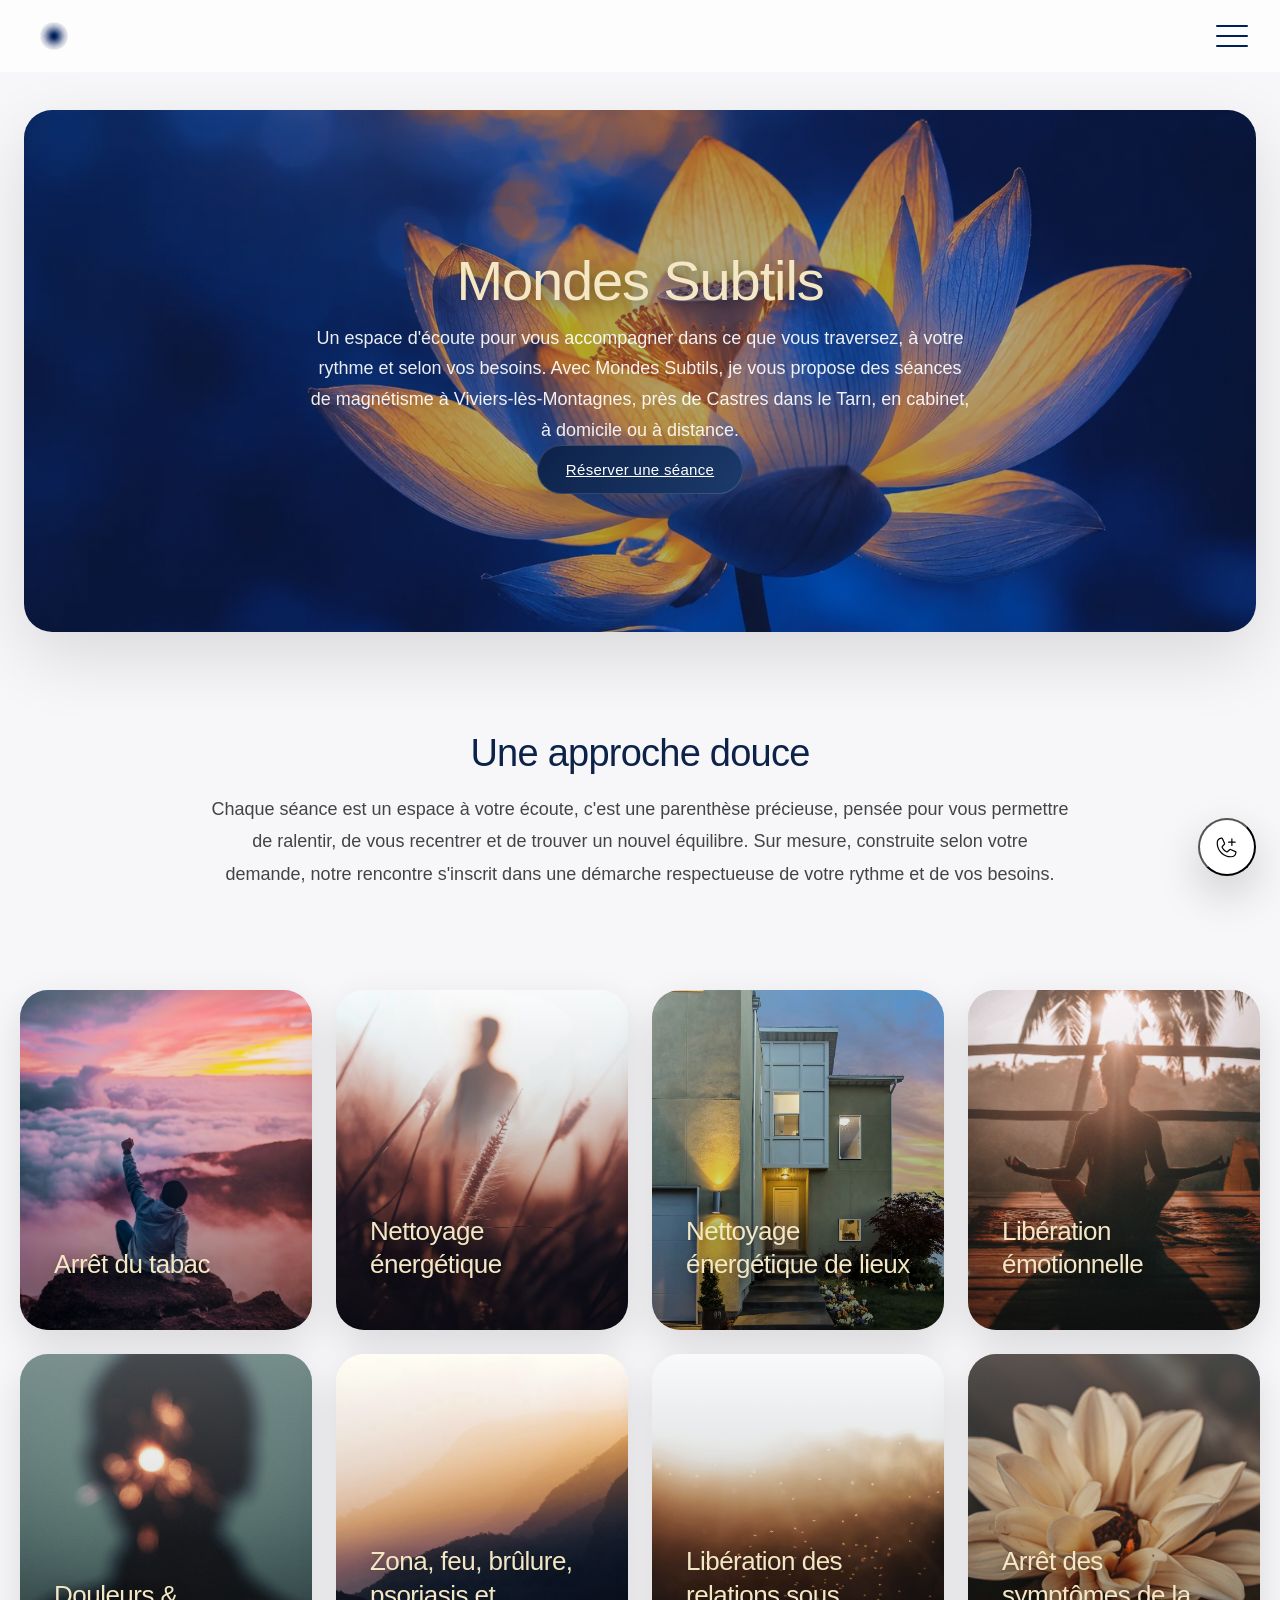
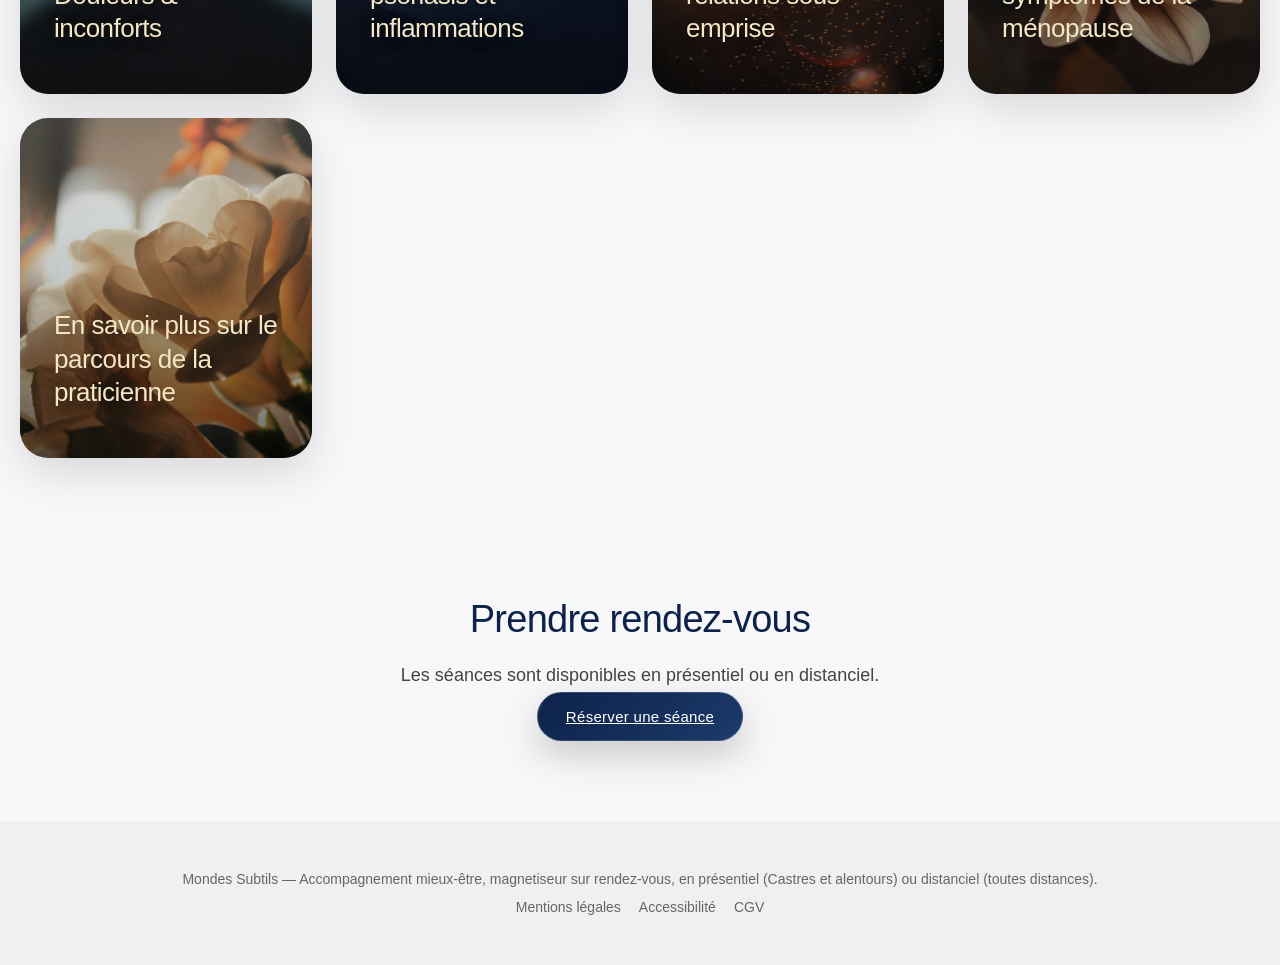
<file: index.html>
<!DOCTYPE html>
<html lang="fr">

<head>
  <meta charset="UTF-8">
  <meta name="viewport" content="width=device-width, initial-scale=1.0">
  <title>Magnétiseur près de Castres dans le Tarn | Mondes Subtils</title>
  
  <meta name="description" content="Virginie Senegas, magnétiseuse près de Castres dans le Tarn. Magnétisme, libération émotionnelle et accompagnement énergétique en cabinet, à domicile ou à distance.">

  <meta name="robots" content="index, follow">

  <link rel="canonical" href="https://www.mondessubtils.fr/">

  <link rel="icon" type="image/png" href="favicon.png">
  
  <link rel="stylesheet" href="style.css">
</head>

<body>

  <!-- CONTACT FLOATING APPLE -->
<div class="contact-floating">

  <button class="contact-trigger" id="contactTrigger">
    <img src="phonepluslight.svg" alt="Contact">
  </button>

  <div class="contact-panel" id="contactPanel">

      <a href="tel:+33607149158">Téléphone</a>
      <a href="sms:+33607149158">SMS</a>
      <a href="mailto:mondessubtils@yahoo.com">E-mail</a>
      <a href="reservation.html">Réserver une séance</a>

    </div>

  </div>

  <!-- NAVBAR -->
  <header class="navbar">

    <a href="index.html" class="logo">
      <img src="logo.png" alt="Mondes Subtils">
    </a>

    <div class="burger" id="burger">
      <span></span>
      <span></span>
      <span></span>
    </div>

  </header>

  <!-- MENU -->
  <nav class="menu" id="menu">

    <a href="index.html">Accueil</a>
    <a href="a-propos.html">À propos</a>
    <a href="pratiques.html">Pratiques</a>
    <a href="temoignages.html">Témoignages</a>
    <a href="faq.html">FAQ</a>
    <a href="reservation.html">Réserver</a>

  </nav>

  <!-- HERO -->
  <section class="hero">

    <div class="overlay"></div>

    <div class="hero-content">

      <h1>Mondes Subtils</h1>

      <p>
       Un espace d'écoute pour vous accompagner dans ce que vous traversez, 
      à votre rythme et selon vos besoins.
      Avec Mondes Subtils, je vous propose des séances de magnétisme à Viviers-lès-Montagnes, 
      près de Castres dans le Tarn, en cabinet, à domicile ou à distance.
      </p>

      <a href="reservation.html" class="btn">
        Réserver une séance
      </a>

    </div>

  </section>

  <!-- INTRO -->
  <section class="section">

    <h2>Une approche douce</h2>

    <p>
      Chaque séance est un espace à votre écoute, c'est une parenthèse précieuse, pensée pour vous permettre de ralentir, de vous recentrer et de trouver un nouvel équilibre.
      Sur mesure, construite selon votre demande, notre rencontre s'inscrit dans une démarche respectueuse de votre rythme et de vos besoins.
    </p>

  </section>

  <!-- CARDS -->
<section class="cards">

  <!-- ARRÊT DU TABAC -->
  <a href="pratiques.html#tabac" class="card card-tabac">
    <h3>Arrêt du tabac</h3>
  </a>

  <!-- NETTOYAGE ÉNERGÉTIQUE DES PERSONNES -->
  <a href="pratiques.html#personnes" class="card card-nettoyage-energetique">
    <h3>Nettoyage énergétique</h3>
  </a>

  <!-- NETTOYAGE ÉNERGÉTIQUE DES LIEUX -->
  <a href="pratiques.html#lieux" class="card card-lieu">
    <h3>Nettoyage énergétique de lieux</h3>
  </a>

  <!-- LIBÉRATION ÉMOTIONNELLE -->
  <a href="pratiques.html#emotions" class="card card-liberation-emo">
    <h3>Libération émotionnelle</h3>
  </a>

  <!-- DOULEURS ET INCONFORTS -->
  <a href="pratiques.html#douleurs" class="card card-douleurs">
    <h3>Douleurs &amp; inconforts</h3>
  </a>

  <!-- ZONA, FEU, BRÛLURE, PSORIASIS -->
  <a href="pratiques.html#coupeur-feu" class="card card-zona">
    <h3>Zona, feu, brûlure, psoriasis et inflammations</h3>
  </a>

  <!-- RELATIONS SOUS EMPRISE -->
  <a href="pratiques.html#emprise" class="card card-emprise">
    <h3>Libération des relations sous emprise</h3>
  </a>

  <!-- MÉNOPAUSE -->
  <a href="pratiques.html#menopause" class="card card-menopause">
    <h3>Arrêt des symptômes de la ménopause</h3>
  </a>

  <!-- À PROPOS -->
  <a href="a-propos.html" class="card card-a-propos">
    <h3>En savoir plus sur le parcours de la praticienne</h3>
  </a>

</section>

  <!-- CTA -->
  <section class="section">

    <h2>Prendre rendez-vous</h2>

    <p>
      Les séances sont disponibles en présentiel ou en distanciel.
    </p>

    <a href="reservation.html" class="btn">
      Réserver une séance
    </a>

  </section>

  <!-- FOOTER -->
 <footer>

  <div class="footer-content">
    Mondes Subtils — Accompagnement mieux-être, magnetiseur sur rendez-vous, en présentiel (Castres et alentours) ou distanciel (toutes distances).
  </div>

  <div class="footer-links">
    <a href="mentions-legales.html">Mentions légales</a>
    <a href="accessibilite.html">Accessibilité</a>
    <a href="cgv.html">CGV</a>
  </div>

</footer>

<script>

const burger = document.getElementById("burger");
const menu = document.getElementById("menu");

if (burger && menu) {
  burger.addEventListener("click", () => {
    burger.classList.toggle("active");
    menu.classList.toggle("open");
  });
}

const trigger = document.getElementById("contactTrigger");
const panel = document.getElementById("contactPanel");

if (trigger && panel) {

  trigger.addEventListener("click", (e) => {
    e.stopPropagation();
    panel.classList.toggle("open");
  });

  document.addEventListener("click", (e) => {
    if (!panel.contains(e.target) && !trigger.contains(e.target)) {
      panel.classList.remove("open");
    }
  });

}

</script>
  
</body>
</html>
</file>
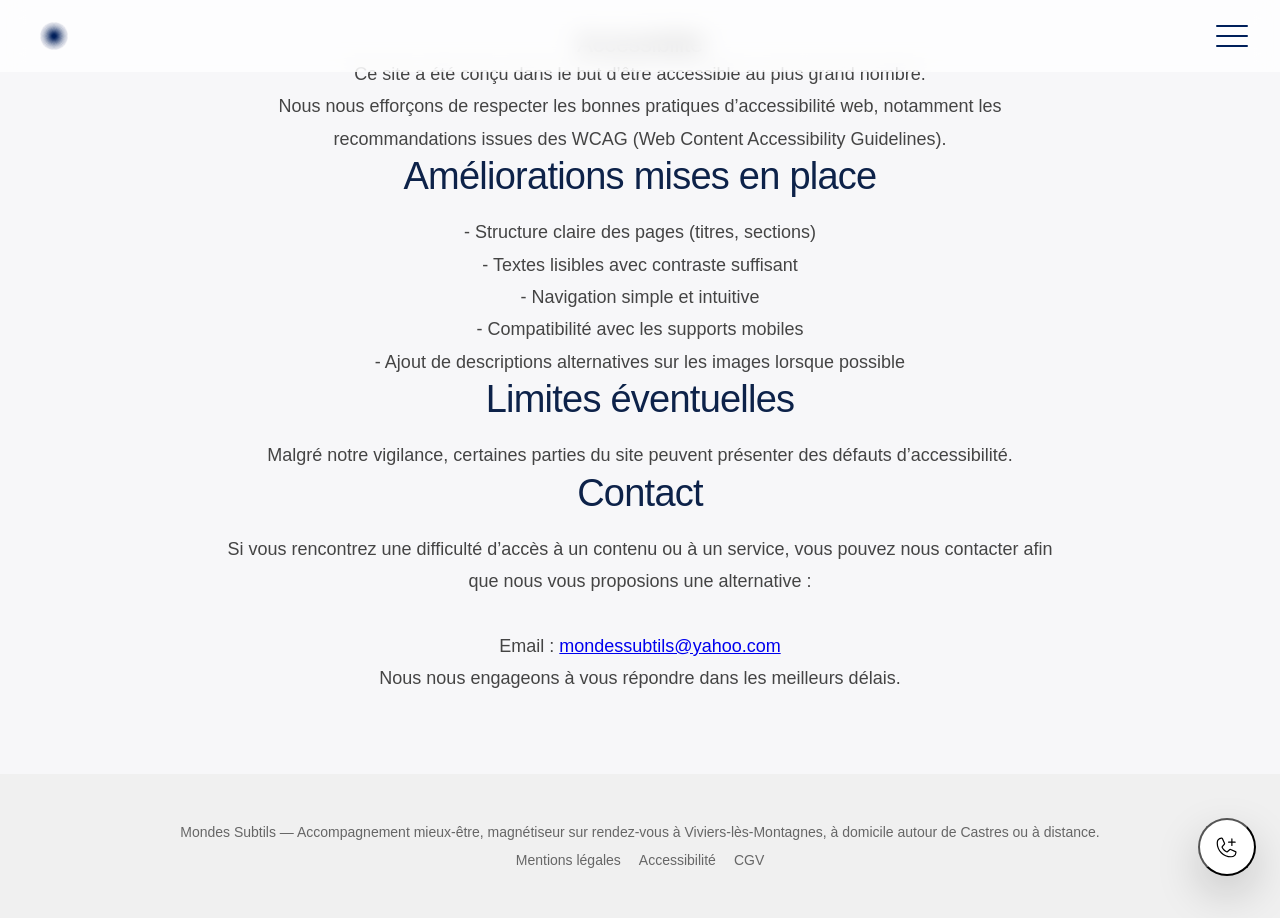
<file: accessibilite.html>
<!DOCTYPE html>
<html lang="fr">
<head>
  <meta charset="UTF-8" />
  <meta name="viewport" content="width=device-width, initial-scale=1.0"/>
  <title>Accessibilité — Mondes Subtils</title>
  
    <meta name="description"
        content="Informations sur l’accessibilité du site Mondes Subtils et les dispositifs mis en place pour faciliter l’accès aux contenus.">

  <meta name="robots" content="index, follow">

  <link rel="canonical" href="https://www.mondessubtils.fr/accessibilite.html">
  
  <link rel="icon" type="image/png" href="favicon.png">
  <link rel="stylesheet" href="style.css" />
</head>

<body>

  <!-- NAVBAR -->
  <header class="navbar">

    <a href="index.html" class="logo">
      <img src="logo.png" alt="Mondes Subtils">
    </a>

    <div class="burger" id="burger">
      <span></span>
      <span></span>
      <span></span>
    </div>

  </header>

  <!-- MENU -->
  <nav class="menu" id="menu">
    <a href="index.html">Accueil</a>
    <a href="a-propos.html">À propos</a>
    <a href="pratiques.html">Les pratiques</a>
    <a href="temoignages.html">Témoignages</a>
    <a href="faq.html">FAQ</a>
    <a href="reservation.html">Réserver</a>
  </nav>

  <!-- CONTENU -->
  <section class="section">

    <h1>Accessibilité</h1>

    <p>
      Ce site a été conçu dans le but d’être accessible au plus grand nombre.
    </p>

    <p>
      Nous nous efforçons de respecter les bonnes pratiques d’accessibilité web, notamment les recommandations issues des WCAG (Web Content Accessibility Guidelines).
    </p>

    <h2>Améliorations mises en place</h2>

    <p>
      - Structure claire des pages (titres, sections)<br>
      - Textes lisibles avec contraste suffisant<br>
      - Navigation simple et intuitive<br>
      - Compatibilité avec les supports mobiles<br>
      - Ajout de descriptions alternatives sur les images lorsque possible
    </p>

    <h2>Limites éventuelles</h2>

    <p>
      Malgré notre vigilance, certaines parties du site peuvent présenter des défauts d’accessibilité.
    </p>

    <h2>Contact</h2>

    <p>
      Si vous rencontrez une difficulté d’accès à un contenu ou à un service, vous pouvez nous contacter afin que nous vous proposions une alternative :<br><br>

      Email :
<a href="mailto:mondessubtils@yahoo.com">
  mondessubtils@yahoo.com
</a>
      
    </p>

    <p>
      Nous nous engageons à vous répondre dans les meilleurs délais.
    </p>

  </section>

  <!-- CONTACT FLOATING -->
<div class="contact-floating">

  <button class="contact-trigger" id="contactTrigger">
    <img src="phonepluslight.svg" alt="Contact">
  </button>

  <div class="contact-panel" id="contactPanel">
    <a href="tel:+33607149158">Téléphone</a>
    <a href="sms:+33607149158">SMS</a>
    <a href="mailto:mondessubtils@yahoo.com">E-mail</a>
    <a href="reservation.html">Réserver une séance</a>
  </div>

</div>

<script>
const burger = document.getElementById("burger");
const menu = document.getElementById("menu");

if (burger && menu) {
  burger.addEventListener("click", () => {
    burger.classList.toggle("active");
    menu.classList.toggle("open");
  });
}

const trigger = document.getElementById("contactTrigger");
const panel = document.getElementById("contactPanel");

if (trigger && panel) {

  trigger.addEventListener("click", (e) => {
    e.stopPropagation();
    panel.classList.toggle("open");
  });

  document.addEventListener("click", (e) => {
    if (
      !panel.contains(e.target) &&
      !trigger.contains(e.target)
    ) {
      panel.classList.remove("open");
    }
  });

}
</script>

  <!-- FOOTER -->
   <footer>

  <div class="footer-content">
  Mondes Subtils — Accompagnement mieux-être, magnétiseur sur rendez-vous à Viviers-lès-Montagnes, à domicile autour de Castres ou à distance.
</div>

  <div class="footer-links">
    <a href="mentions-legales.html">Mentions légales</a>
    <a href="accessibilite.html">Accessibilité</a>
    <a href="cgv.html">CGV</a>
  </div>

</footer>

</body>
</html>
</file>
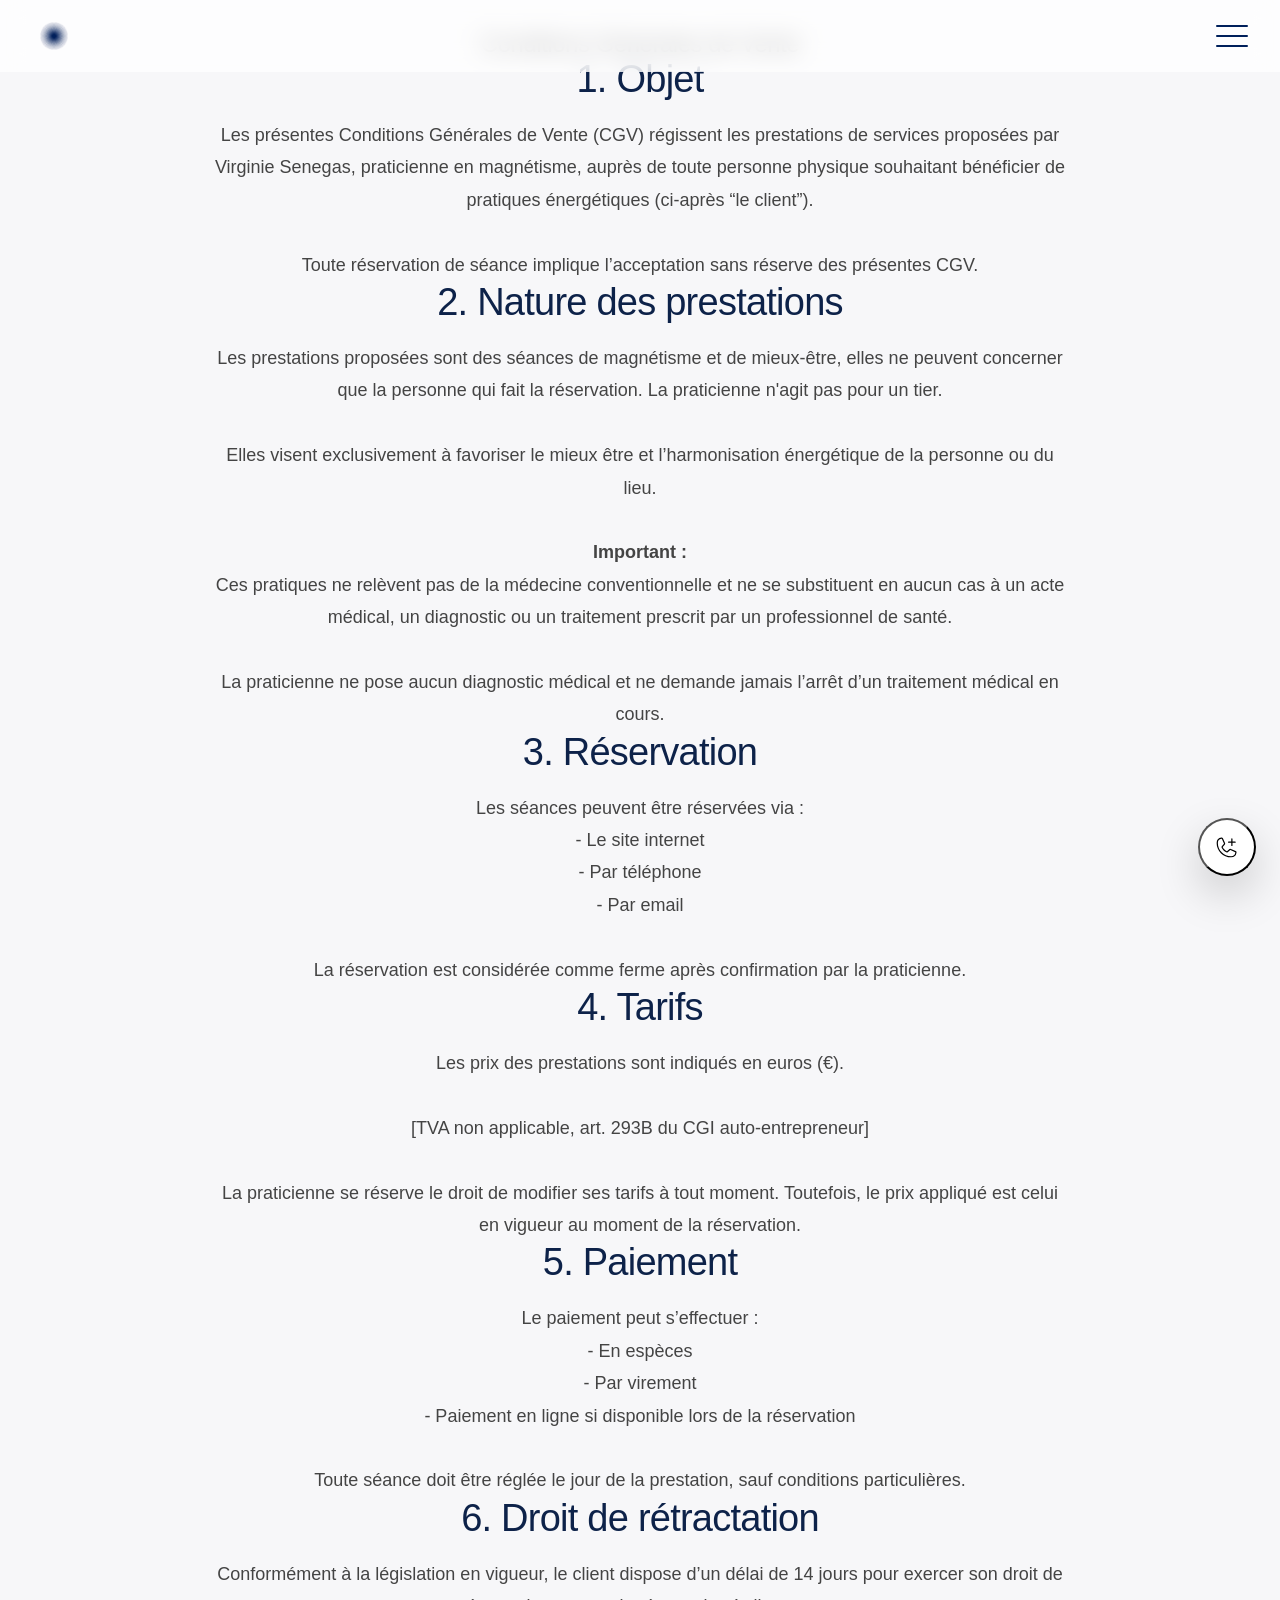
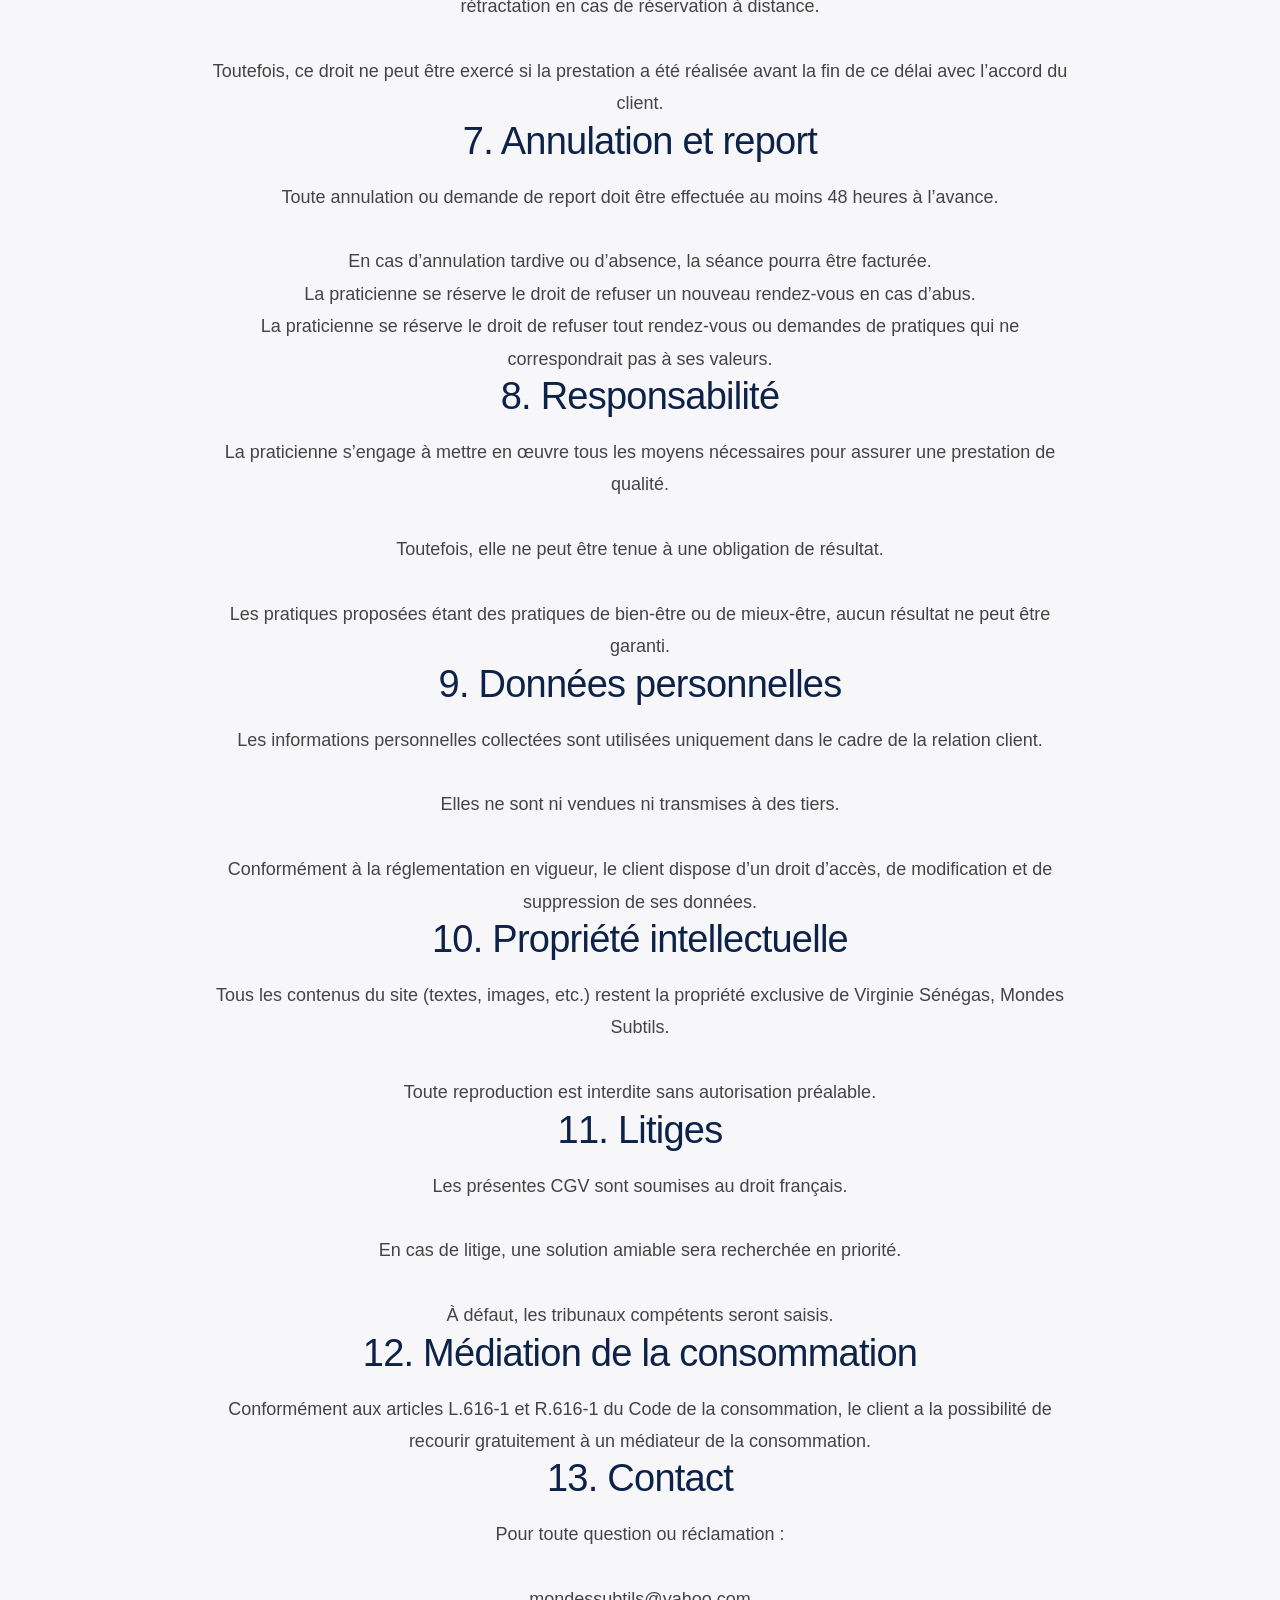
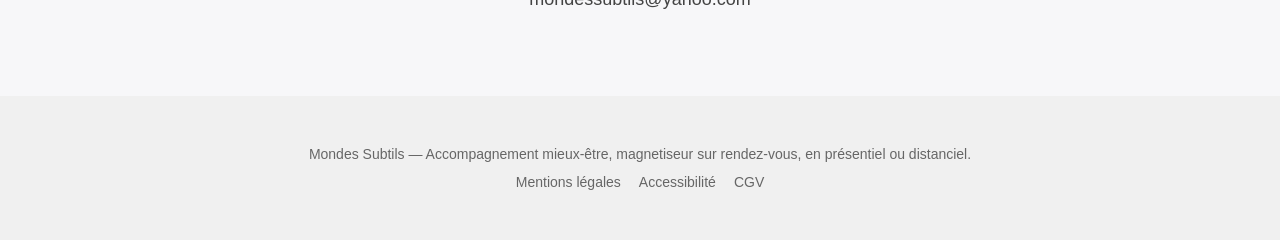
<file: cgv.html>
<!DOCTYPE html>
<html lang="fr">
<head>
  <meta charset="UTF-8" />
  <meta name="viewport" content="width=device-width, initial-scale=1.0"/>
  <title>CGV — Mondes Subtils</title>
  <link rel="icon" type="image/png" href="favicon.png">
  <link rel="stylesheet" href="style.css" />
</head>

<body>

  <!-- NAVBAR -->
<header class="navbar">

  <a href="index.html" class="logo">
    <img src="logo.png" alt="Mondes Subtils">
  </a>

  <div class="burger" id="burger">
    <span></span>
    <span></span>
    <span></span>
  </div>

</header>

<nav class="menu" id="menu">
  <a href="index.html">Accueil</a>
  <a href="a-propos.html">À propos</a>
  <a href="pratiques.html">Les pratiques</a>
  <a href="temoignages.html">Témoignages</a>
  <a href="faq.html">FAQ</a>
  <a href="reservation.html">Réserver</a>
</nav>

  <!-- CONTENU -->
  <section class="section">

    <h1>Conditions Générales de Vente</h1>

    <h2>1. Objet</h2>
    <p>
      Les présentes Conditions Générales de Vente (CGV) régissent les prestations de services proposées par Virginie Senegas, praticienne en magnétisme, auprès de toute personne physique souhaitant bénéficier de pratiques énergétiques (ci-après “le client”).<br><br>

      Toute réservation de séance implique l’acceptation sans réserve des présentes CGV.
    </p>

    <h2>2. Nature des prestations</h2>
    <p>
      Les prestations proposées sont des séances de magnétisme et de mieux-être, elles ne peuvent concerner que la personne qui fait la réservation. La praticienne n'agit pas pour un tier.<br><br>

      Elles visent exclusivement à favoriser le mieux être et l’harmonisation énergétique de la personne ou du lieu.<br><br>

      <strong>Important :</strong><br>
      Ces pratiques ne relèvent pas de la médecine conventionnelle et ne se substituent en aucun cas à un acte médical, un diagnostic ou un traitement prescrit par un professionnel de santé.<br><br>

      La praticienne ne pose aucun diagnostic médical et ne demande jamais l’arrêt d’un traitement médical en cours.
    </p>

    <h2>3. Réservation</h2>
    <p>
      Les séances peuvent être réservées via :<br>
      - Le site internet<br>
      - Par téléphone<br>
      - Par email<br><br>

      La réservation est considérée comme ferme après confirmation par la praticienne.
    </p>

    <h2>4. Tarifs</h2>
    <p>
      Les prix des prestations sont indiqués en euros (€).<br><br>

      [TVA non applicable, art. 293B du CGI auto-entrepreneur]<br><br>

      La praticienne se réserve le droit de modifier ses tarifs à tout moment. Toutefois, le prix appliqué est celui en vigueur au moment de la réservation.
    </p>

    <h2>5. Paiement</h2>
    <p>
      Le paiement peut s’effectuer :<br>
      - En espèces<br>
      - Par virement<br>
      - Paiement en ligne si disponible lors de la réservation<br><br>

      Toute séance doit être réglée le jour de la prestation, sauf conditions particulières.
    </p>

    <h2>6. Droit de rétractation</h2>
    <p>
      Conformément à la législation en vigueur, le client dispose d’un délai de 14 jours pour exercer son droit de rétractation en cas de réservation à distance.<br><br>

      Toutefois, ce droit ne peut être exercé si la prestation a été réalisée avant la fin de ce délai avec l’accord du client.
    </p>

    <h2>7. Annulation et report</h2>
    <p>
      Toute annulation ou demande de report doit être effectuée au moins 48 heures à l’avance.<br><br>

      En cas d’annulation tardive ou d’absence, la séance pourra être facturée.<br>
      La praticienne se réserve le droit de refuser un nouveau rendez-vous en cas d’abus.<br>
      La praticienne se réserve le droit de refuser tout rendez-vous ou demandes de pratiques qui ne correspondrait pas à ses valeurs.
    </p>

    <h2>8. Responsabilité</h2>
    <p>
      La praticienne s’engage à mettre en œuvre tous les moyens nécessaires pour assurer une prestation de qualité.<br><br>

      Toutefois, elle ne peut être tenue à une obligation de résultat.<br><br>

      Les pratiques proposées étant des pratiques de bien-être ou de mieux-être, aucun résultat ne peut être garanti.
    </p>

    <h2>9. Données personnelles</h2>
    <p>
      Les informations personnelles collectées sont utilisées uniquement dans le cadre de la relation client.<br><br>

      Elles ne sont ni vendues ni transmises à des tiers.<br><br>

      Conformément à la réglementation en vigueur, le client dispose d’un droit d’accès, de modification et de suppression de ses données.
    </p>

    <h2>10. Propriété intellectuelle</h2>
    <p>
      Tous les contenus du site (textes, images, etc.) restent la propriété exclusive de Virginie Sénégas, Mondes Subtils.<br><br>

      Toute reproduction est interdite sans autorisation préalable.
    </p>

    <h2>11. Litiges</h2>
    <p>
      Les présentes CGV sont soumises au droit français.<br><br>

      En cas de litige, une solution amiable sera recherchée en priorité.<br><br>

      À défaut, les tribunaux compétents seront saisis.
    </p>

    <h2>12. Médiation de la consommation</h2>
    <p>
      Conformément aux articles L.616-1 et R.616-1 du Code de la consommation, le client a la possibilité de recourir gratuitement à un médiateur de la consommation.
    </p>

    <h2>13. Contact</h2>
    <p>
      Pour toute question ou réclamation :<br><br>
      mondessubtils@yahoo.com
    </p>

      </section>

<!-- CONTACT FLOATING -->
<div class="contact-floating">

  <button class="contact-trigger" id="contactTrigger">
    <img src="phonepluslight.svg" alt="Contact">
  </button>

  <div class="contact-panel" id="contactPanel">
    <a href="tel:+33607149158">Téléphone</a>
    <a href="sms:+33607149158">SMS</a>
    <a href="mailto:mondessubtils@yahoo.com">E-mail</a>
    <a href="reservation.html">Réserver une séance</a>
  </div>

</div>

<script>
const burger = document.getElementById("burger");
const menu = document.getElementById("menu");

if (burger && menu) {
  burger.addEventListener("click", () => {
    burger.classList.toggle("active");
    menu.classList.toggle("open");
  });
}

const trigger = document.getElementById("contactTrigger");
const panel = document.getElementById("contactPanel");

if (trigger && panel) {

  trigger.addEventListener("click", (e) => {
    e.stopPropagation();
    panel.classList.toggle("open");
  });

  document.addEventListener("click", (e) => {
    if (
      !panel.contains(e.target) &&
      !trigger.contains(e.target)
    ) {
      panel.classList.remove("open");
    }
  });

}
</script>


  <!-- FOOTER -->
  <footer>

  <div class="footer-content">
    Mondes Subtils — Accompagnement mieux-être, magnetiseur sur rendez-vous, en présentiel ou distanciel.
  </div>

  <div class="footer-links">
    <a href="mentions-legales.html">Mentions légales</a>
    <a href="accessibilite.html">Accessibilité</a>
    <a href="cgv.html">CGV</a>
  </div>

</footer>

</body>
</html>
</file>
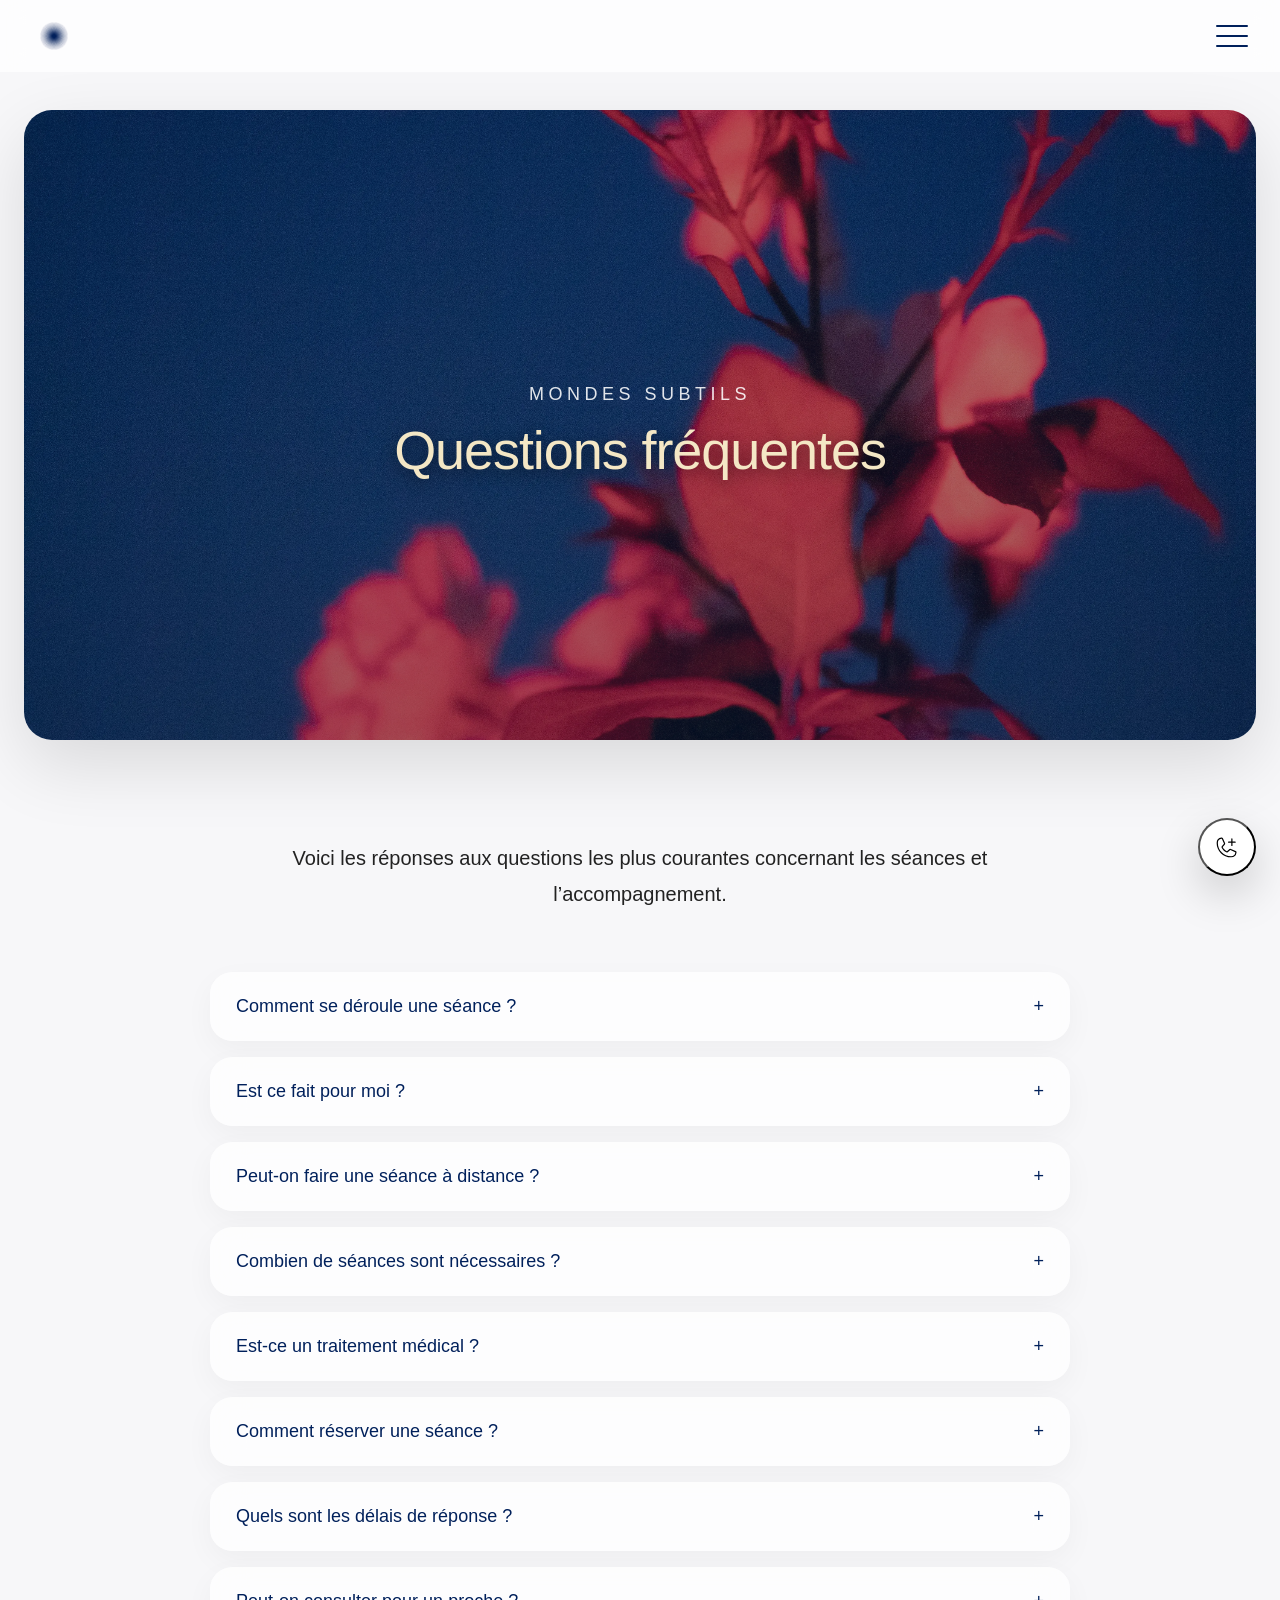
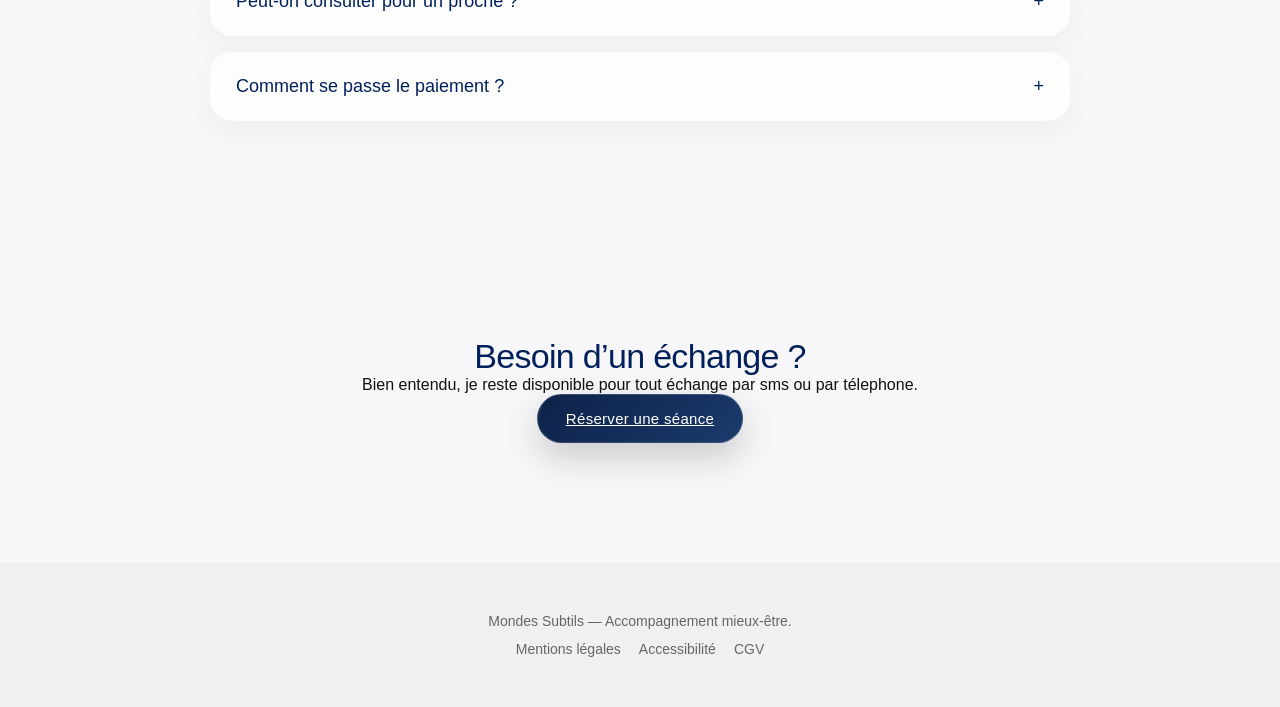
<file: faq.html>
<!DOCTYPE html>
<html lang="fr">
<head>
  <meta charset="UTF-8" />
  <meta name="viewport" content="width=device-width, initial-scale=1.0"/>

  <title>FAQ — Mondes Subtils</title>

  <meta name="description" content="Questions fréquentes sur les séances de magnétisme, le déroulement, les consultations à distance et les accompagnements proposés par Mondes Subtils.">
  <link rel="icon" type="image/png" href="favicon.png">
  <link rel="stylesheet" href="style.css" />

  <style>
    .faq-hero{
      height:70vh;
      background:
      linear-gradient(rgba(0,32,91,0.28), rgba(0,32,91,0.35)),
      url("photofaq.webp");
      background-size:cover;
      background-position:center;
      display:flex;
      align-items:center;
      justify-content:center;
      text-align:center;
      color:white;
    }

    .faq-hero h1{
      font-size:54px;
      font-weight:300;
      letter-spacing:-0.02em;
    }

    .faq-intro{
      max-width:800px;
      margin:auto;
      padding:80px 20px 40px;
      text-align:center;
    }

    .faq-intro p{
      font-size:20px;
      line-height:1.8;
      font-weight:300;
      color:#222;
    }

    .faq-container{
      max-width:900px;
      margin:auto;
      padding:20px 20px 120px;
    }

    .faq-item{
      background:rgba(255,255,255,0.75);
      backdrop-filter:blur(18px);
      border-radius:22px;
      margin-bottom:16px;
      overflow:hidden;
      box-shadow:0 10px 30px rgba(0,0,0,0.04);
    }

    .faq-question{
      padding:24px 26px;
      cursor:pointer;
      display:flex;
      justify-content:space-between;
      align-items:center;
      font-size:18px;
      color:#00205b;
    }

    .faq-answer{
      max-height:0;
      overflow:hidden;
      padding:0 26px;
      opacity:0;
      transition:0.45s ease;
    }

    .faq-item.active .faq-answer{
      max-height:300px;
      padding:0 26px 24px;
      opacity:1;
    }

    .faq-cta{
      text-align:center;
      padding:80px 20px 120px;
    }

    .faq-cta h2{
      font-size:34px;
      font-weight:300;
      color:#00205b;
    }

    @media(max-width:768px){
      .faq-hero h1{font-size:36px;}
      .faq-question{font-size:16px;}
    }
  </style>
</head>

<body>

  <!-- NAVBAR -->
  <header class="navbar">
    <a href="index.html" class="logo">
      <img src="logo.png" alt="Mondes Subtils">
    </a>

    <div class="burger" id="burger">
      <span></span>
      <span></span>
      <span></span>
    </div>
  </header>

  <!-- MENU -->
  <nav class="menu" id="menu">
    <a href="index.html">Accueil</a>
    <a href="a-propos.html">À propos</a>
    <a href="pratiques.html">Les pratiques</a>
    <a href="temoignages.html">Témoignages</a>
    <a href="faq.html">FAQ</a>
    <a href="reservation.html">Réserver</a>
  </nav>

  <!-- HERO -->
  <section class="page-hero faq-hero">
    <div class="hero-content">
      <p class="mini-title">Mondes Subtils</p>
      <h1>Questions fréquentes</h1>
    </div>
  </section>

  <!-- INTRO -->
  <section class="faq-intro">
    <p>
      Voici les réponses aux questions les plus courantes concernant les séances et l’accompagnement.
    </p>
  </section>

  <!-- FAQ -->
  <section class="faq-container">

    <div class="faq-item">
      <div class="faq-question">Comment se déroule une séance ? <span>+</span></div>
      <div class="faq-answer">
        Chaque séance débute par un temps d’échange 
        afin de mieux comprendre votre demande, 
        votre ressenti du moment ainsi que vos éventuelles 
        douleurs physiques et/ ou émotionnelles. 
        Une fois vos besoins clarifiés, 
        je vous explique le déroulement de la séance 
        et les différentes approches possibles 
        afin que vous puissiez vivre cet accompagnement en toute confiance.
      </div>
    </div>

    <div class="faq-item">
      <div class="faq-question">Est ce fait pour moi ? <span>+</span></div>
      <div class="faq-answer">
        Le travail se fait à deux, vous avez envie d'améliorer les choses ?
        Voir de changer certaines habitudes toxiques ? 
        Commençons le travail, je ne peux travailler qu'avec votre accord, 
        votre volonté compléte et l'envie d'aller de l'avant.
      </div>
    </div>

    <div class="faq-item">
      <div class="faq-question">Peut-on faire une séance à distance ? <span>+</span></div>
      <div class="faq-answer">
        Oui, certaines séances peuvent être réalisées à distance, 
        notamment pour les nettoyages énergétiques de lieux 
        ou l’accompagnement de certaines problématiques spécifiques. 
        Les modalités sont toujours expliquées en amont afin de garantir un cadre clair et rassurant.
      </div>
    </div>

    <div class="faq-item">
      <div class="faq-question">Combien de séances sont nécessaires ? <span>+</span></div>
      <div class="faq-answer">
        Le nombre de séances varie selon votre situation, 
        vos besoins et votre évolution personnelle. 
        Certaines personnes ressentent des effets dès la première séance, 
        tandis qu’un accompagnement plus régulier peut parfois être bénéfique.
      </div>
    </div>

    <div class="faq-item">
      <div class="faq-question">Est-ce un traitement médical ? <span>+</span></div>
      <div class="faq-answer">
        Les séances de magnétisme et d’accompagnement énergétique ne remplacent 
        en aucun cas un diagnostic médical, 
        un traitement ou un suivi auprès d’un professionnel de santé. 
        Elles interviennent comme une approche complémentaire de mieux-être.
      </div>
    </div>

    <div class="faq-item">
      <div class="faq-question">Comment réserver une séance ? <span>+</span></div>
      <div class="faq-answer">
        Vous pouvez réserver directement me contactant via 
        le formulaire ou le petit symbole "téléphone" présent sur toutes les pages.
      </div>
    </div>

    <div class="faq-item">
      <div class="faq-question">Quels sont les délais de réponse ? <span>+</span></div>
      <div class="faq-answer">
        Je réponds généralement rapidement aux demandes, 
        souvent dans la journée. 
        Selon les périodes d’activité, le délai peut varier de quelques minutes à quelques heures.
      </div>
    </div>

    <div class="faq-item">
      <div class="faq-question">Peut-on consulter pour un proche ? <span>+</span></div>
      <div class="faq-answer">
        Les séances sont individuelles et centrées sur votre propre démarche personnelle. L’accompagnement repose sur votre ressenti, 
        votre vécu et votre implication dans la séance.
      </div>
    </div>

    <div class="faq-item">
      <div class="faq-question">Comment se passe le paiement ? <span>+</span></div>
      <div class="faq-answer">
        Le règlement peut s’effectuer sur place ou à distance par virement instantané. 
        Les paiements en espèces sont également acceptés lors des séances en présentiel. 
        Le montant de la séance est libre et conscient : chacun contribue selon ses possibilités 
        et la valeur qu’il accorde à l’accompagnement reçu.
      </div>
    </div>

  </section>

  <!-- CTA -->
  <section class="faq-cta">
    <h2>Besoin d’un échange ?</h2>
    <p>Bien entendu, je reste disponible pour tout échange par sms ou par télephone.</p>
    <a href="reservation.html" class="btn">Réserver une séance</a>
  </section>

  <!-- FOOTER -->
  <footer>
    <div class="footer-content">
      Mondes Subtils — Accompagnement mieux-être.
    </div>

    <div class="footer-links">
      <a href="mentions-legales.html">Mentions légales</a>
      <a href="accessibilite.html">Accessibilité</a>
      <a href="cgv.html">CGV</a>
    </div>
  </footer>

  <!-- CONTACT BUTTON -->
  <div class="contact-floating">
    <button class="contact-trigger" id="contactTrigger">
      <img src="phonepluslight.svg" alt="Contact">
    </button>

    <div class="contact-panel" id="contactPanel">
      <a href="tel:+33607149158">Téléphone</a>
      <a href="sms:+33607149158">SMS</a>
      <a href="mailto:mondessubtils@yahoo.com">E-mail</a>
      <a href="reservation.html">Réserver une séance</a>
    </div>
  </div>

  <!-- SCRIPTS -->
  <script>
    // BURGER
    const burger = document.getElementById("burger");
    const menu = document.getElementById("menu");

    burger.addEventListener("click", () => {
      burger.classList.toggle("active");
      menu.classList.toggle("open");
    });

    // FAQ ACCORDION
    const items = document.querySelectorAll(".faq-item");

    items.forEach(item => {
      const question = item.querySelector(".faq-question");

      question.addEventListener("click", () => {
        item.classList.toggle("active");
      });
    });

    // CONTACT BUTTON
    const trigger = document.getElementById("contactTrigger");
    const panel = document.getElementById("contactPanel");

    if (trigger && panel) {
      trigger.addEventListener("click", () => {
        panel.classList.toggle("open");
      });
    }
  </script>

</body>
</html>
</file>
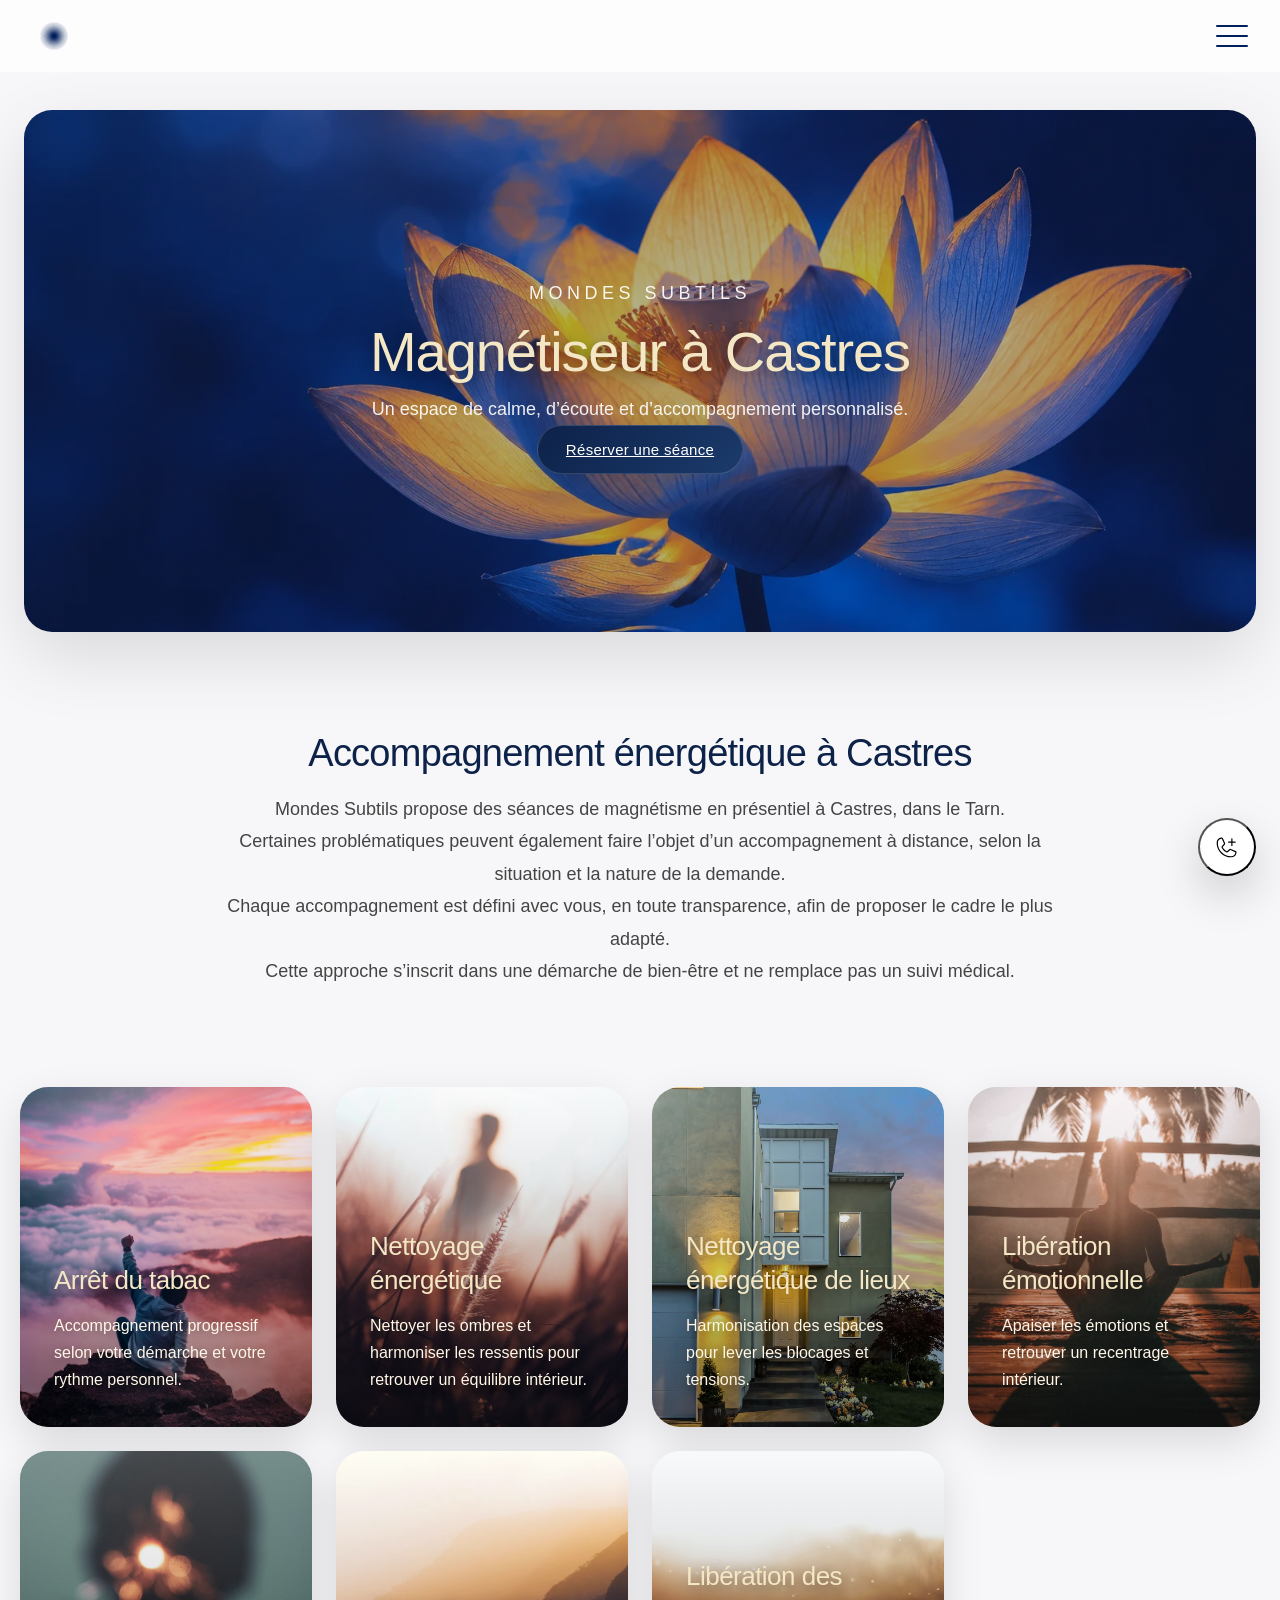
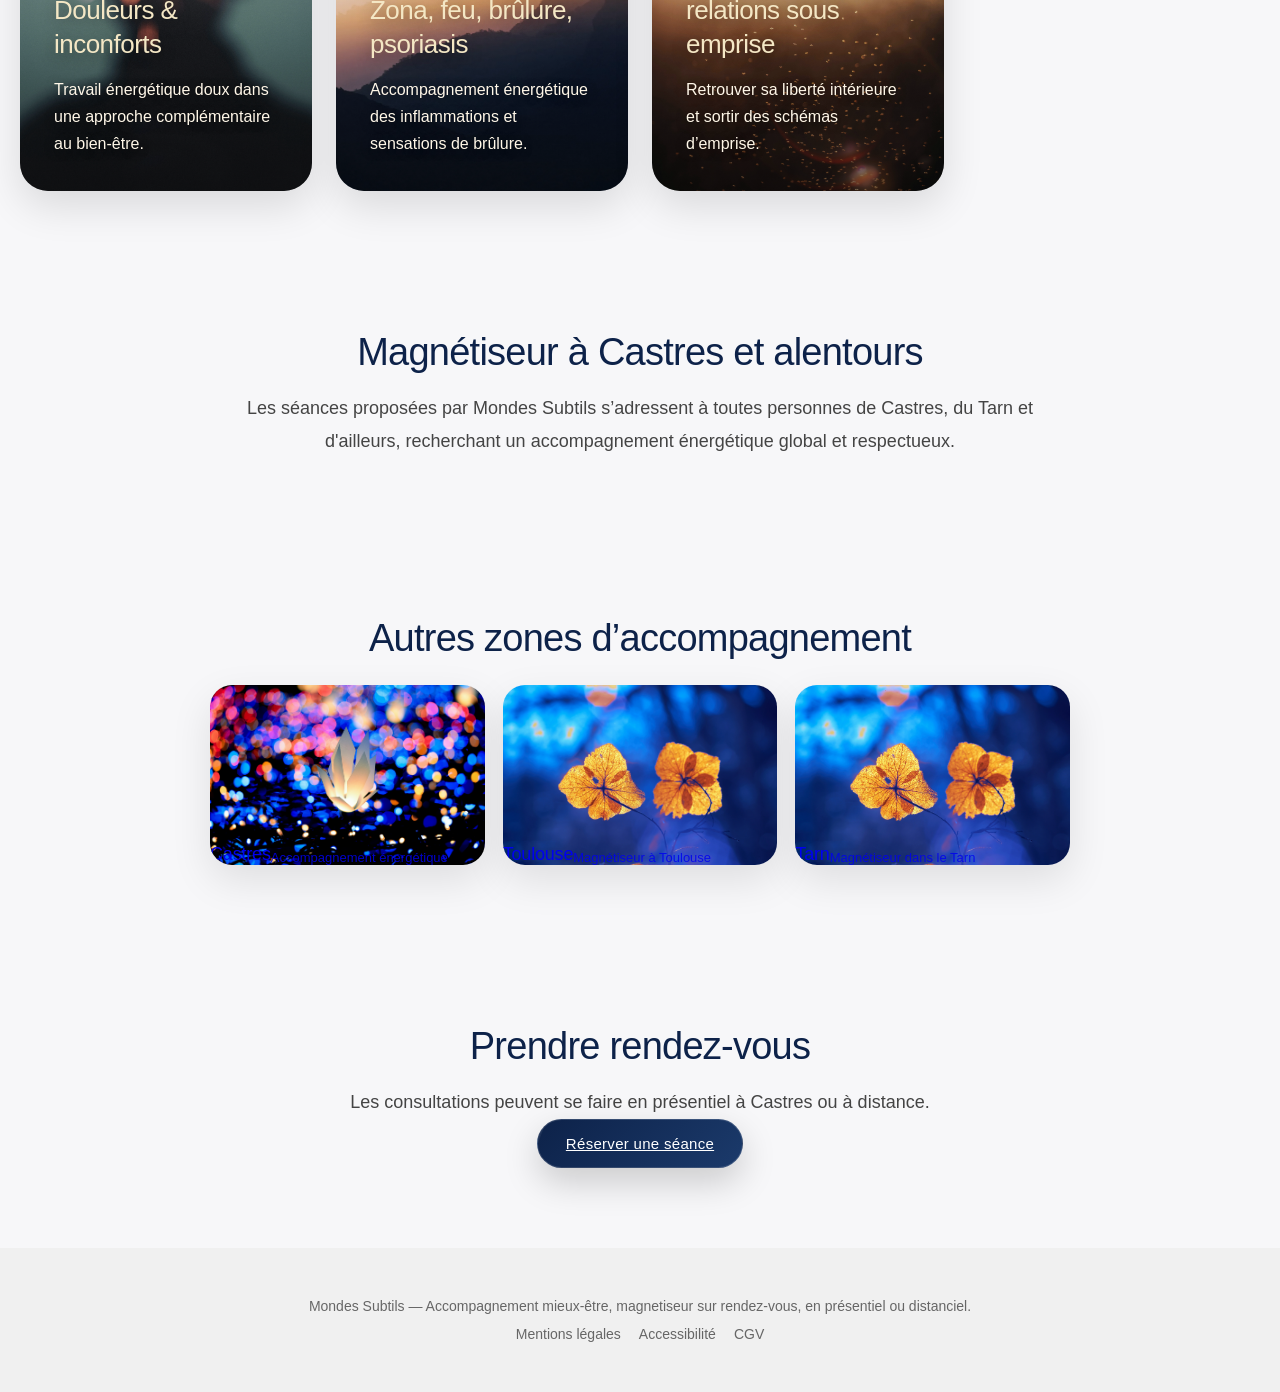
<file: magnetiseur-castres.html>
<!DOCTYPE html>
<html lang="fr">

<head>
  <meta charset="UTF-8" />
  <meta name="viewport" content="width=device-width, initial-scale=1.0" />

  <title>Magnétiseur à Castres | Mondes Subtils</title>

  <meta name="description" content="Séances de magnétisme à Castres dans le Tarn avec Virginie Senegas. Accompagnement énergétique, libération émotionnelle et mieux-être avec Mondes Subtils.">

  <link rel="icon" type="image/png" href="favicon.png">
  
  <link rel="stylesheet" href="style.css" />
</head>

<body>

  <!-- NAVBAR -->
  <header class="navbar">

    <a href="index.html" class="logo">
      <img src="logo.png" alt="Mondes Subtils">
    </a>

    <div class="burger" id="burger">
      <span></span>
      <span></span>
      <span></span>
    </div>

  </header>

  <!-- MENU -->
  <nav class="menu" id="menu">

    <a href="index.html">Accueil</a>
    <a href="a-propos.html">À propos</a>
    <a href="pratiques.html">Pratiques</a>
    <a href="temoignages.html">Témoignages</a>
    <a href="faq.html">FAQ</a>
    <a href="reservation.html">Réserver</a>

  </nav>

 <!-- HERO -->
<section class="hero">

  <div class="overlay"></div>

  <div class="hero-content">

    <p class="mini-title">Mondes Subtils</p>

    <h1>Magnétiseur à Castres</h1>

    <p>
      Un espace de calme, d’écoute et d’accompagnement personnalisé.
    </p>

    <a href="reservation.html" class="btn">
      Réserver une séance
    </a>

  </div>

</section>
  
  <!-- INTRO SEO (TES TEXTES CONSERVÉS) -->
<section class="section">

  <h2>Accompagnement énergétique à Castres</h2>

  <p>
    Mondes Subtils propose des séances de magnétisme en présentiel à Castres, dans le Tarn.
  </p>

  <p>
    Certaines problématiques peuvent également faire l’objet d’un accompagnement à distance,
    selon la situation et la nature de la demande.
  </p>

  <p>
    Chaque accompagnement est défini avec vous, en toute transparence, afin de proposer
    le cadre le plus adapté.
  </p>

  <p>
    Cette approche s’inscrit dans une démarche de bien-être et ne remplace pas un suivi médical.
  </p>

</section>

<!-- CARDS -->
<section class="cards">

  <div class="card card-tabac">
    <h3>Arrêt du tabac</h3>
    <p>Accompagnement progressif selon votre démarche et votre rythme personnel.</p>
  </div>

  <div class="card card-nettoyage-energetique">
    <h3>Nettoyage énergétique</h3>
    <p>Nettoyer les ombres et harmoniser les ressentis pour retrouver un équilibre intérieur.</p>
  </div>

  <div class="card card-lieu">
    <h3>Nettoyage énergétique de lieux</h3>
    <p>Harmonisation des espaces pour lever les blocages et tensions.</p>
  </div>

  <div class="card card-liberation-emo">
    <h3>Libération émotionnelle</h3>
    <p>Apaiser les émotions et retrouver un recentrage intérieur.</p>
  </div>

  <div class="card card-douleurs">
    <h3>Douleurs & inconforts</h3>
    <p>Travail énergétique doux dans une approche complémentaire au bien-être.</p>
  </div>

  <div class="card card-zona">
    <h3>Zona, feu, brûlure, psoriasis</h3>
    <p>Accompagnement énergétique des inflammations et sensations de brûlure.</p>
  </div>

  <div class="card card-emprise">
    <h3>Libération des relations sous emprise</h3>
    <p>Retrouver sa liberté intérieure et sortir des schémas d’emprise.</p>
  </div>

</section>

<!-- SEO LOCAL -->
<section class="section">

  <h2>Magnétiseur à Castres et alentours</h2>

  <p>
    Les séances proposées par Mondes Subtils s’adressent à toutes personnes de Castres, du Tarn et d'ailleurs,
    recherchant un accompagnement énergétique global et respectueux.
  </p>

</section>

<!-- ZONES D'INTERVENTION -->
<section class="section">

  <h2>Autres zones d’accompagnement</h2>

  <div class="seo-links">

    <a class="seo-card seo-castres" href="#">
      <span class="seo-title">Castres</span>
      <span class="seo-sub">Accompagnement énergétique</span>
    </a>

    <a class="seo-card seo-toulouse" href="#">
      <span class="seo-title">Toulouse</span>
      <span class="seo-sub">Magnétiseur à Toulouse</span>
    </a>

    <a class="seo-card seo-toulouse" href="#">      
      <span class="seo-title">Tarn</span>
      <span class="seo-sub">Magnétiseur dans le Tarn</span>
    </a>

  </div>

</section>
  
  <!-- CTA FINAL -->
  <section class="section">

    <h2>Prendre rendez-vous</h2>

    <p>
      Les consultations peuvent se faire en présentiel à Castres ou à distance.
    </p>

    <a href="reservation.html" class="btn">
      Réserver une séance
    </a>

  </section>

  <!-- CONTACT FLOATING -->
<div class="contact-floating">

  <button class="contact-trigger" id="contactTrigger">
    <img src="phonepluslight.svg" alt="Contact">
  </button>

  <div class="contact-panel" id="contactPanel">
    <a href="tel:+33607149158">Téléphone</a>
    <a href="sms:+33607149158">SMS</a>
    <a href="mailto:mondessubtils@yahoo.com">E-mail</a>
    <a href="reservation.html">Réserver une séance</a>
  </div>

</div>

  <!-- FOOTER -->
  <footer>

  <div class="footer-content">
    Mondes Subtils — Accompagnement mieux-être, magnetiseur sur rendez-vous, en présentiel ou distanciel.
  </div>

  <div class="footer-links">
    <a href="mentions-legales.html">Mentions légales</a>
    <a href="accessibilite.html">Accessibilité</a>
    <a href="cgv.html">CGV</a>
  </div>

</footer>

  <!-- SCRIPT -->
  <script>

    const burger = document.getElementById("burger");
    const menu = document.getElementById("menu");

    burger.addEventListener("click", () => {
      burger.classList.toggle("active");
      menu.classList.toggle("open");
    });

    const trigger = document.getElementById("contactTrigger");
const panel = document.getElementById("contactPanel");

if (trigger && panel) {
  trigger.addEventListener("click", () => {
    panel.classList.toggle("open");
  });
}

  </script>

</body>
</html>
</file>
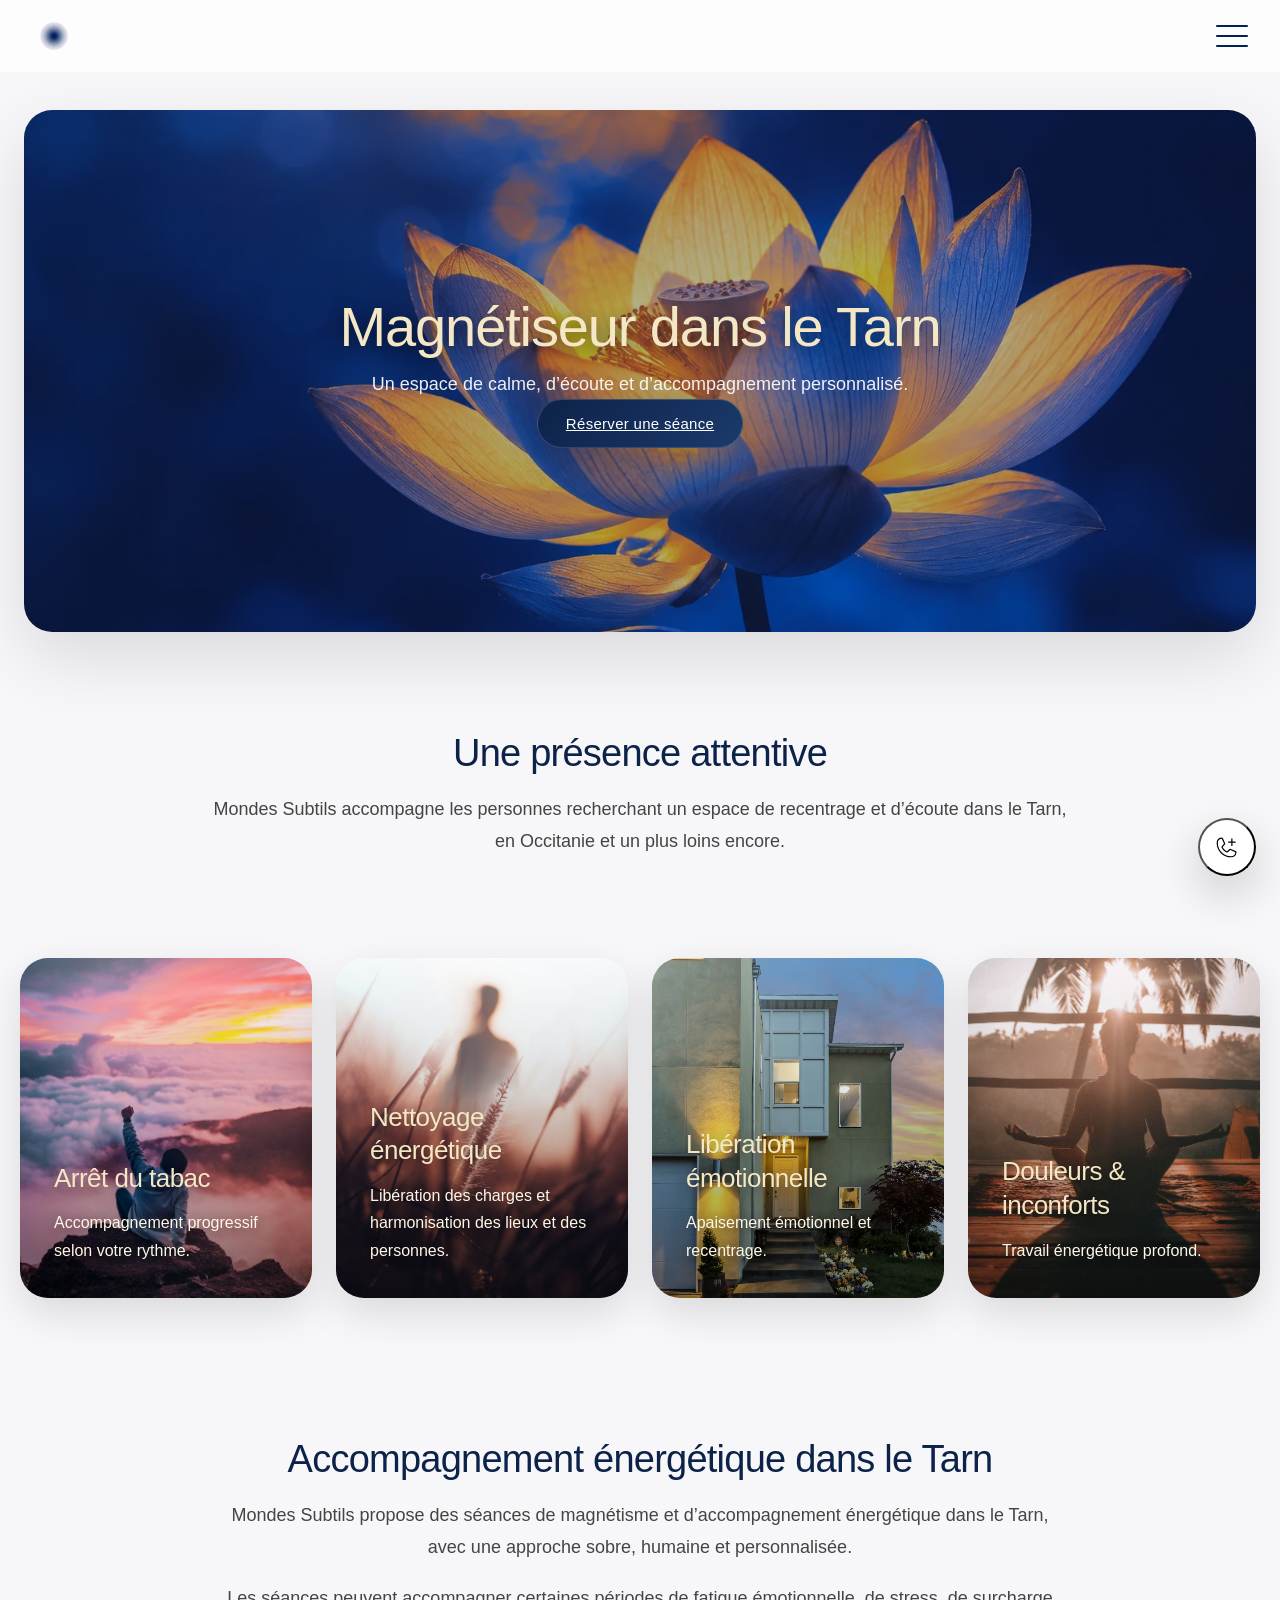
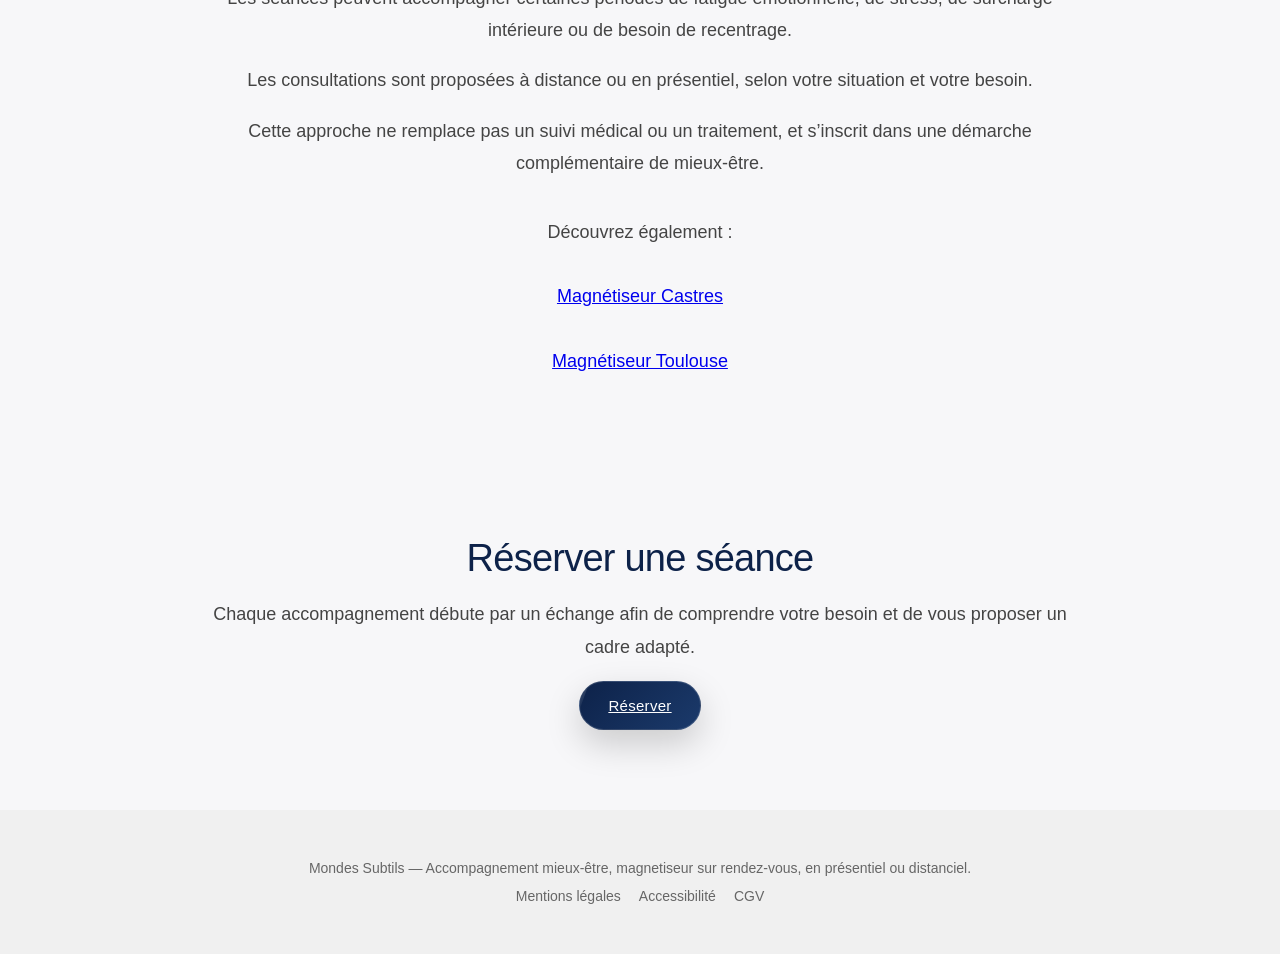
<file: magnetiseur-tarn.html>
<!DOCTYPE html>
<html lang="fr">

<head>
  <meta charset="UTF-8">
  <meta name="viewport" content="width=device-width, initial-scale=1.0">

  <title>Magnétisme dans le Tarn | Mondes Subtils</title>

  <meta
    name="description"
    content="Accompagnement énergétique dans le Tarn et en Occitanie. Séances personnalisées, travail énergétique à distance, nettoyage énergétique et libération émotionnelle."
  >

  <link rel="stylesheet" href="style.css">
</head>

<body>

  <!-- NAVBAR -->
  <header class="navbar">

    <a href="index.html" class="logo">
      <img src="logo.png" alt="Mondes Subtils">
    </a>

    <div class="burger" id="burger">
      <span></span>
      <span></span>
      <span></span>
    </div>

  </header>

  <!-- MENU -->
  <nav class="menu" id="menu">

    <a href="index.html">Accueil</a>
    <a href="a-propos.html">À propos</a>
    <a href="temoignages.html">Témoignages</a>
    <a href="pratiques.html">Pratiques</a>
    <a href="faq.html">FAQ</a>
    <a href="reservation.html">Réserver</a>

  </nav>

  <!-- HERO -->
  <section class="hero">

    <div class="overlay"></div>

    <div class="hero-content">

      <h1>Magnétiseur dans le Tarn</h1>

      <p>
        Un espace de calme, d’écoute et d’accompagnement personnalisé.
      </p>

      <a href="reservation.html" class="btn">
        Réserver une séance
      </a>

    </div>

  </section>

  <!-- INTRO -->
  <section class="section">

    <h2>Une présence attentive</h2>

    <p>
      Mondes Subtils accompagne les personnes recherchant
      un espace de recentrage et d’écoute dans le Tarn, en Occitanie et un plus loins encore.
    </p>

  </section>

  <!-- CARDS -->
  <section class="cards">

    <div class="card">
      <h3>Arrêt du tabac</h3>
      <p>Accompagnement progressif selon votre rythme.</p>
    </div>

    <div class="card">
      <h3>Nettoyage énergétique</h3>
      <p>Libération des charges et harmonisation des lieux et des personnes.</p>
    </div>

    <div class="card">
      <h3>Libération émotionnelle</h3>
      <p>Apaisement émotionnel et recentrage.</p>
    </div>

    <div class="card">
      <h3>Douleurs & inconforts</h3>
      <p>Travail énergétique profond.</p>
    </div>

  </section>

  <!-- SEO -->
  <section class="section">

    <h2>Accompagnement énergétique dans le Tarn</h2>

    <p>
      Mondes Subtils propose des séances de magnétisme
      et d’accompagnement énergétique dans le Tarn,
      avec une approche sobre,
      humaine et personnalisée.
    </p>

    <br>

    <p>
      Les séances peuvent accompagner
      certaines périodes de fatigue émotionnelle,
      de stress,
      de surcharge intérieure
      ou de besoin de recentrage.
    </p>

    <br>

    <p>
      Les consultations sont proposées
      à distance ou en présentiel,
      selon votre situation et votre besoin.
    </p>

    <br>

    <p>
      Cette approche ne remplace pas
      un suivi médical ou un traitement,
      et s’inscrit dans une démarche complémentaire de mieux-être.
    </p>

    <br><br>

    <p>
      Découvrez également :

      <br><br>

      <a href="magnetiseur-castres.html">
        Magnétiseur Castres
      </a>

      <br><br>

      <a href="magnetiseur-toulouse.html">
        Magnétiseur Toulouse
      </a>
    </p>

  </section>

  <!-- CTA -->
  <section class="section">

    <h2>Réserver une séance</h2>

    <p>
      Chaque accompagnement débute par un échange
      afin de comprendre votre besoin
      et de vous proposer un cadre adapté.
    </p>

    <br>

    <a href="reservation.html" class="btn">
      Réserver
    </a>

  </section>

  <!-- FOOTER -->
 <footer>

  <div class="footer-content">
    Mondes Subtils — Accompagnement mieux-être, magnetiseur sur rendez-vous, en présentiel ou distanciel.
  </div>

  <div class="footer-links">
    <a href="mentions-legales.html">Mentions légales</a>
    <a href="accessibilite.html">Accessibilité</a>
    <a href="cgv.html">CGV</a>
  </div>

</footer>

  <!-- CONTACT FLOATING BUTTON -->
  <div class="contact-floating">

    <button class="contact-trigger" id="contactTrigger">
      <img src="phonepluslight.svg" alt="Contact">
    </button>

    <div class="contact-panel" id="contactPanel">
      <a href="tel:+33607149158">Téléphone</a>
      <a href="sms:+33607149158">SMS</a>
      <a href="mailto:mondessubtils@yahoo.com">E-mail</a>
      <a href="reservation.html">Réserver une séance</a>
    </div>

  </div>

  <!-- SCRIPTS PROPRES -->
  <script>

    // BURGER MENU
    const burger = document.getElementById("burger");
    const menu = document.getElementById("menu");

    burger.addEventListener("click", () => {
      burger.classList.toggle("active");
      menu.classList.toggle("open");
    });

    // CONTACT BUTTON
    const trigger = document.getElementById("contactTrigger");
const panel = document.getElementById("contactPanel");

if (trigger && panel) {
  trigger.addEventListener("click", (e) => {
    e.stopPropagation();
    panel.classList.toggle("open");
  });

  document.addEventListener("click", (e) => {
    if (!panel.contains(e.target) && !trigger.contains(e.target)) {
      panel.classList.remove("open");
    }
  });
}

  </script>

</body>
</html>
</file>
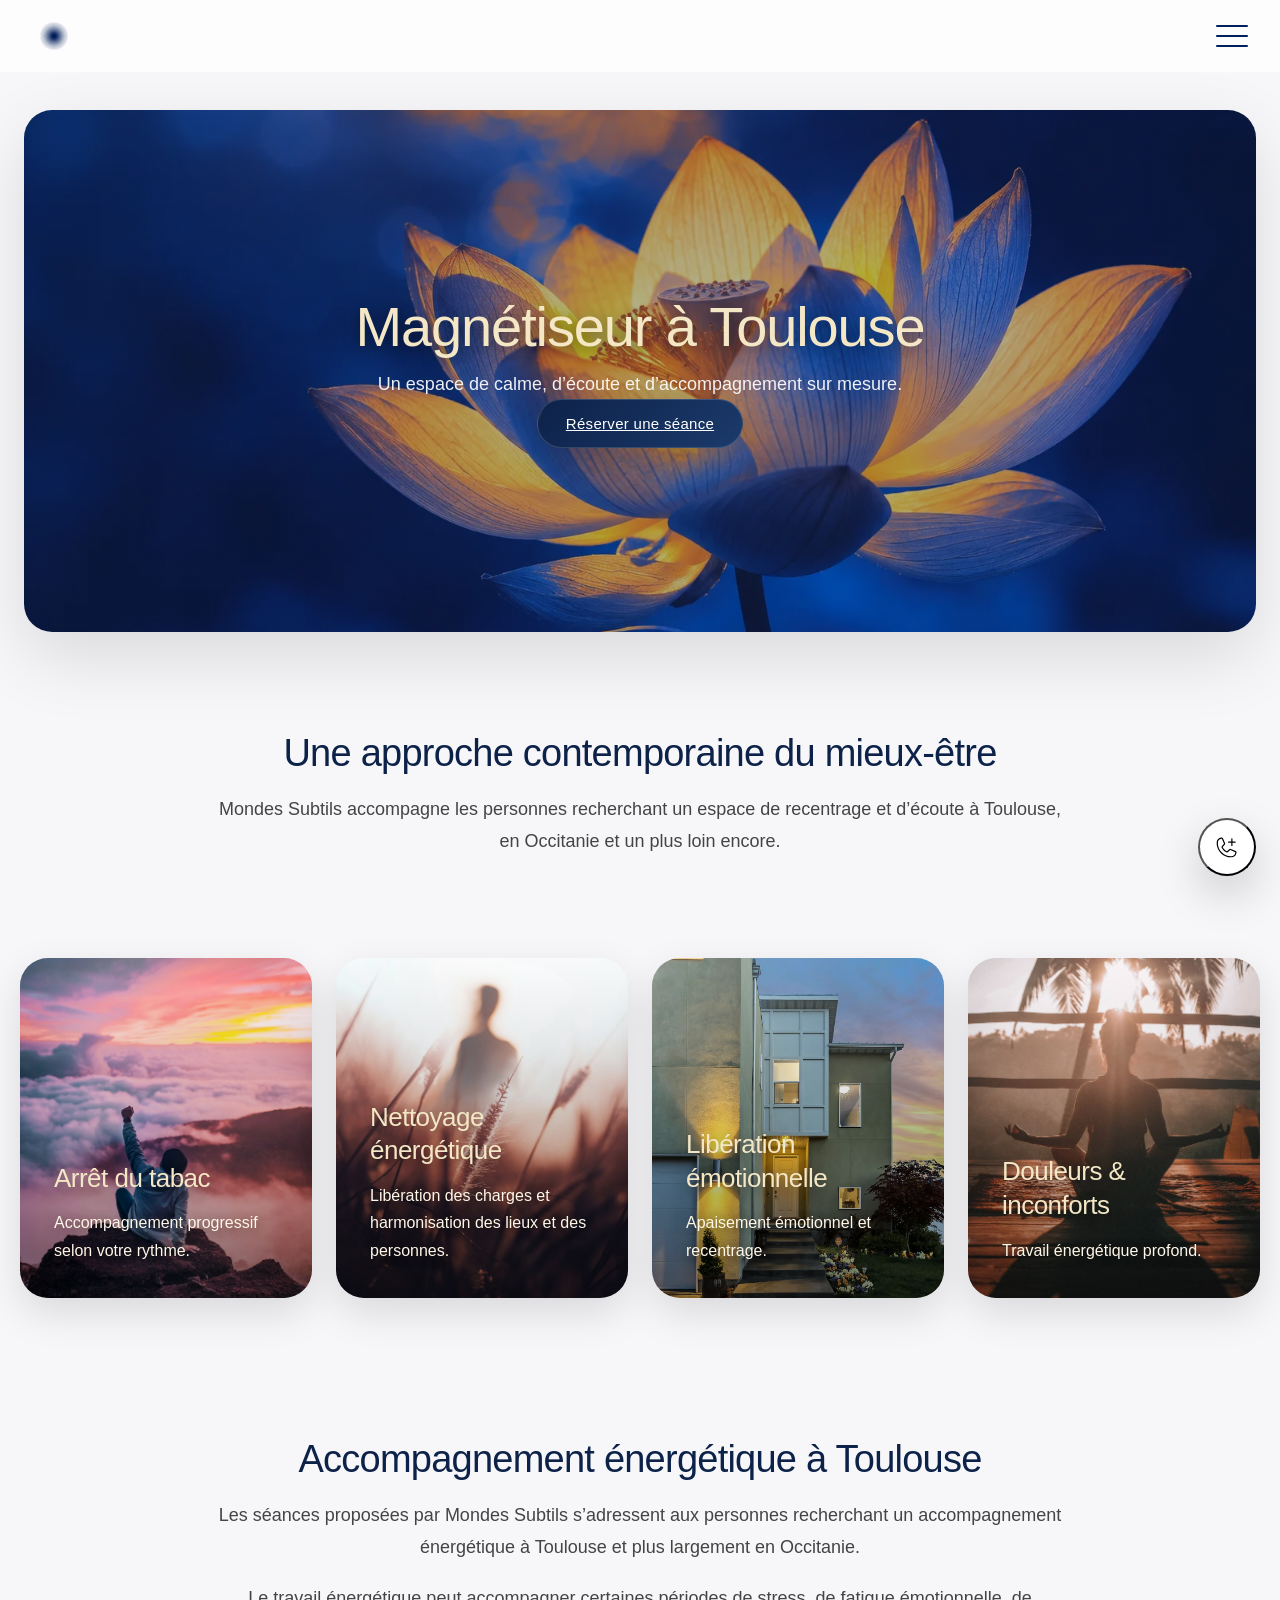
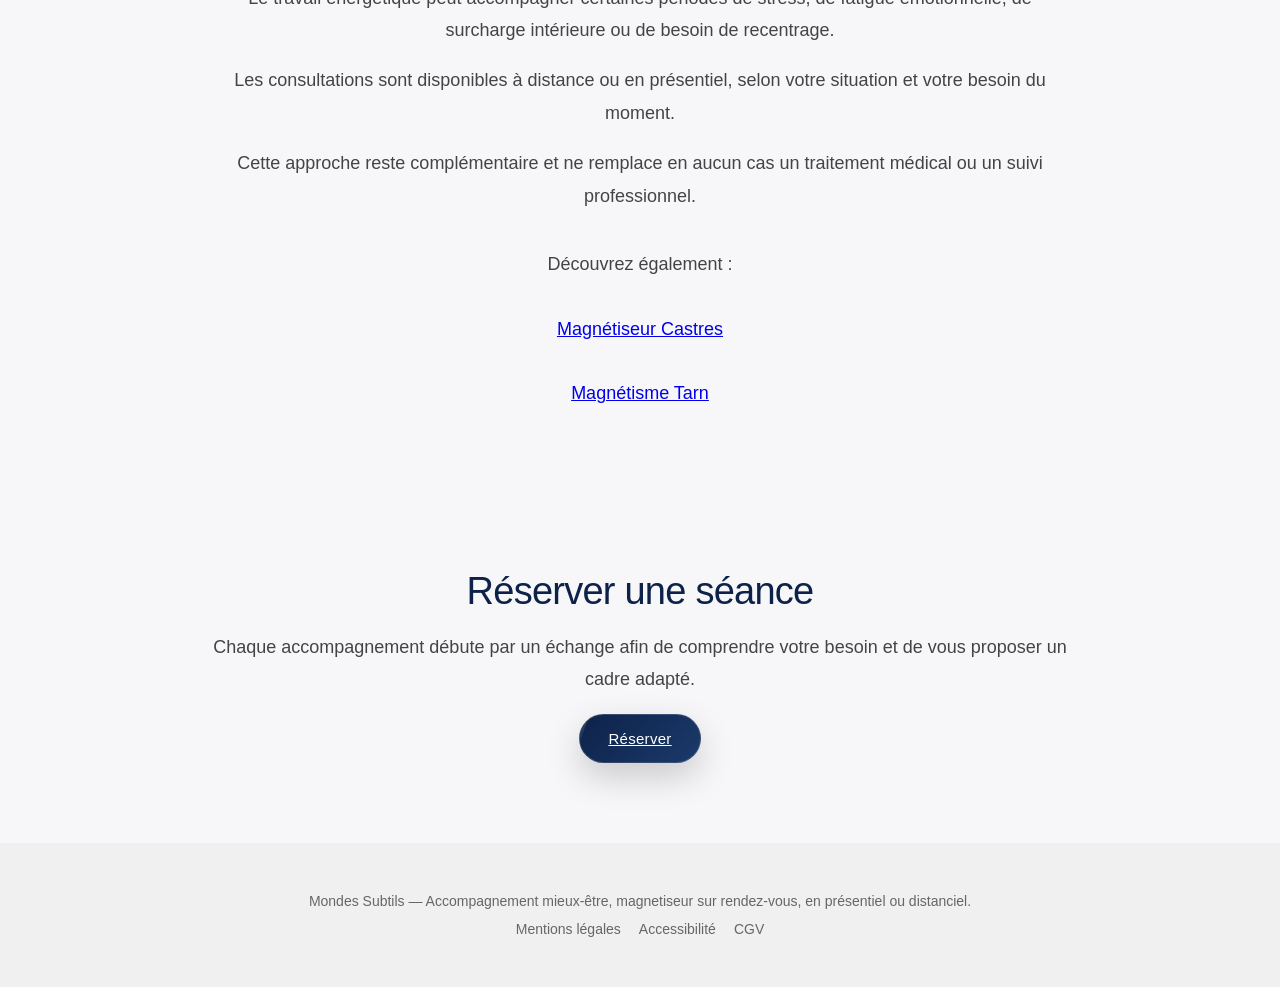
<file: magnetiseur-toulouse.html>
<!DOCTYPE html>
<html lang="fr">

<head>
  <meta charset="UTF-8">
  <meta name="viewport" content="width=device-width, initial-scale=1.0">

  <title>Magnétiseur à Toulouse | Mondes Subtils</title>

  <meta
    name="description"
    content="Accompagnement énergétique à Toulouse. Séances personnalisées, libération émotionnelle, travail énergétique à distance et mieux-être en Occitanie."
  >

  <link rel="icon" type="image/png" href="favicon.png">
  
  <link rel="stylesheet" href="style.css">
</head>

<body>

  <!-- NAVBAR -->
  <header class="navbar">

    <a href="index.html" class="logo">
      <img src="logo.png" alt="Mondes Subtils">
    </a>

    <div class="burger" id="burger">
      <span></span>
      <span></span>
      <span></span>
    </div>

  </header>

  <!-- MENU -->
  <nav class="menu" id="menu">

    <a href="index.html">Accueil</a>
    <a href="a-propos.html">À propos</a>
    <a href="temoignages.html">Témoignages</a>
    <a href="pratiques.html">Pratiques</a>
    <a href="faq.html">FAQ</a>
    <a href="reservation.html">Réserver</a>

  </nav>

  <!-- HERO -->
  <section class="hero">

    <div class="overlay"></div>

    <div class="hero-content">

      <h1>Magnétiseur à Toulouse</h1>

      <p>
        Un espace de calme, d’écoute et d’accompagnement sur mesure.
      </p>

      <a href="reservation.html" class="btn">
        Réserver une séance
      </a>

    </div>

  </section>

  <!-- INTRO -->
  <section class="section">

    <h2>Une approche contemporaine du mieux-être</h2>

    <p>
      Mondes Subtils accompagne les personnes recherchant
      un espace de recentrage et d’écoute à Toulouse, en Occitanie et un plus loin encore.
    </p>

  </section>

  <!-- CARDS -->
  <section class="cards">

    <div class="card">
      <h3>Arrêt du tabac</h3>
      <p>Accompagnement progressif selon votre rythme.</p>
    </div>

    <div class="card">
      <h3>Nettoyage énergétique</h3>
      <p>Libération des charges et harmonisation des lieux et des personnes.</p>
    </div>

    <div class="card">
      <h3>Libération émotionnelle</h3>
      <p>Apaisement émotionnel et recentrage.</p>
    </div>

    <div class="card">
      <h3>Douleurs & inconforts</h3>
      <p>Travail énergétique profond.</p>
    </div>

  </section>

  <!-- SEO -->
  <section class="section">

    <h2>Accompagnement énergétique à Toulouse</h2>

    <p>
      Les séances proposées par Mondes Subtils s’adressent
      aux personnes recherchant un accompagnement énergétique
      à Toulouse et plus largement en Occitanie.
    </p>

    <br>

    <p>
      Le travail énergétique peut accompagner
      certaines périodes de stress,
      de fatigue émotionnelle,
      de surcharge intérieure
      ou de besoin de recentrage.
    </p>

    <br>

    <p>
      Les consultations sont disponibles
      à distance ou en présentiel,
      selon votre situation et votre besoin du moment.
    </p>

    <br>

    <p>
      Cette approche reste complémentaire
      et ne remplace en aucun cas
      un traitement médical ou un suivi professionnel.
    </p>

    <br><br>

    <p>

      Découvrez également :

      <br><br>

      <a href="magnetiseur-castres.html">
        Magnétiseur Castres
      </a>

      <br><br>

      <a href="magnetiseur-tarn.html">
        Magnétisme Tarn
      </a>

    </p>

  </section>

  <!-- CTA -->
  <section class="section">

    <h2>Réserver une séance</h2>

    <p>
      Chaque accompagnement débute par un échange
      afin de comprendre votre besoin
      et de vous proposer un cadre adapté.
    </p>

    <br>

    <a href="reservation.html" class="btn">
      Réserver
    </a>

  </section>

  <!-- FOOTER -->
 <footer>

  <div class="footer-content">
    Mondes Subtils — Accompagnement mieux-être, magnetiseur sur rendez-vous, en présentiel ou distanciel.
  </div>

  <div class="footer-links">
    <a href="mentions-legales.html">Mentions légales</a>
    <a href="accessibilite.html">Accessibilité</a>
    <a href="cgv.html">CGV</a>
  </div>

</footer>

  <!-- CONTACT FLOATING BUTTON -->
  <div class="contact-floating">

    <button class="contact-trigger" id="contactTrigger">
      <img src="phonepluslight.svg" alt="Contact">
    </button>

    <div class="contact-panel" id="contactPanel">
      <a href="tel:+33607149158">Téléphone</a>
      <a href="sms:+33607149158">SMS</a>
      <a href="mailto:mondessubtils@yahoo.com">E-mail</a>
      <a href="reservation.html">Réserver une séance</a>
    </div>

  </div>

  <!-- SCRIPTS PROPRES -->
  <script>

    // BURGER MENU
    const burger = document.getElementById("burger");
    const menu = document.getElementById("menu");

    burger.addEventListener("click", () => {
      burger.classList.toggle("active");
      menu.classList.toggle("open");
    });

    // CONTACT BUTTON
const trigger = document.getElementById("contactTrigger");
const panel = document.getElementById("contactPanel");

if (trigger && panel) {
  trigger.addEventListener("click", (e) => {
    e.stopPropagation();
    panel.classList.toggle("open");
  });

  document.addEventListener("click", (e) => {
    if (!panel.contains(e.target) && !trigger.contains(e.target)) {
      panel.classList.remove("open");
    }
  });
}

  </script>

</body>
</html>
</file>
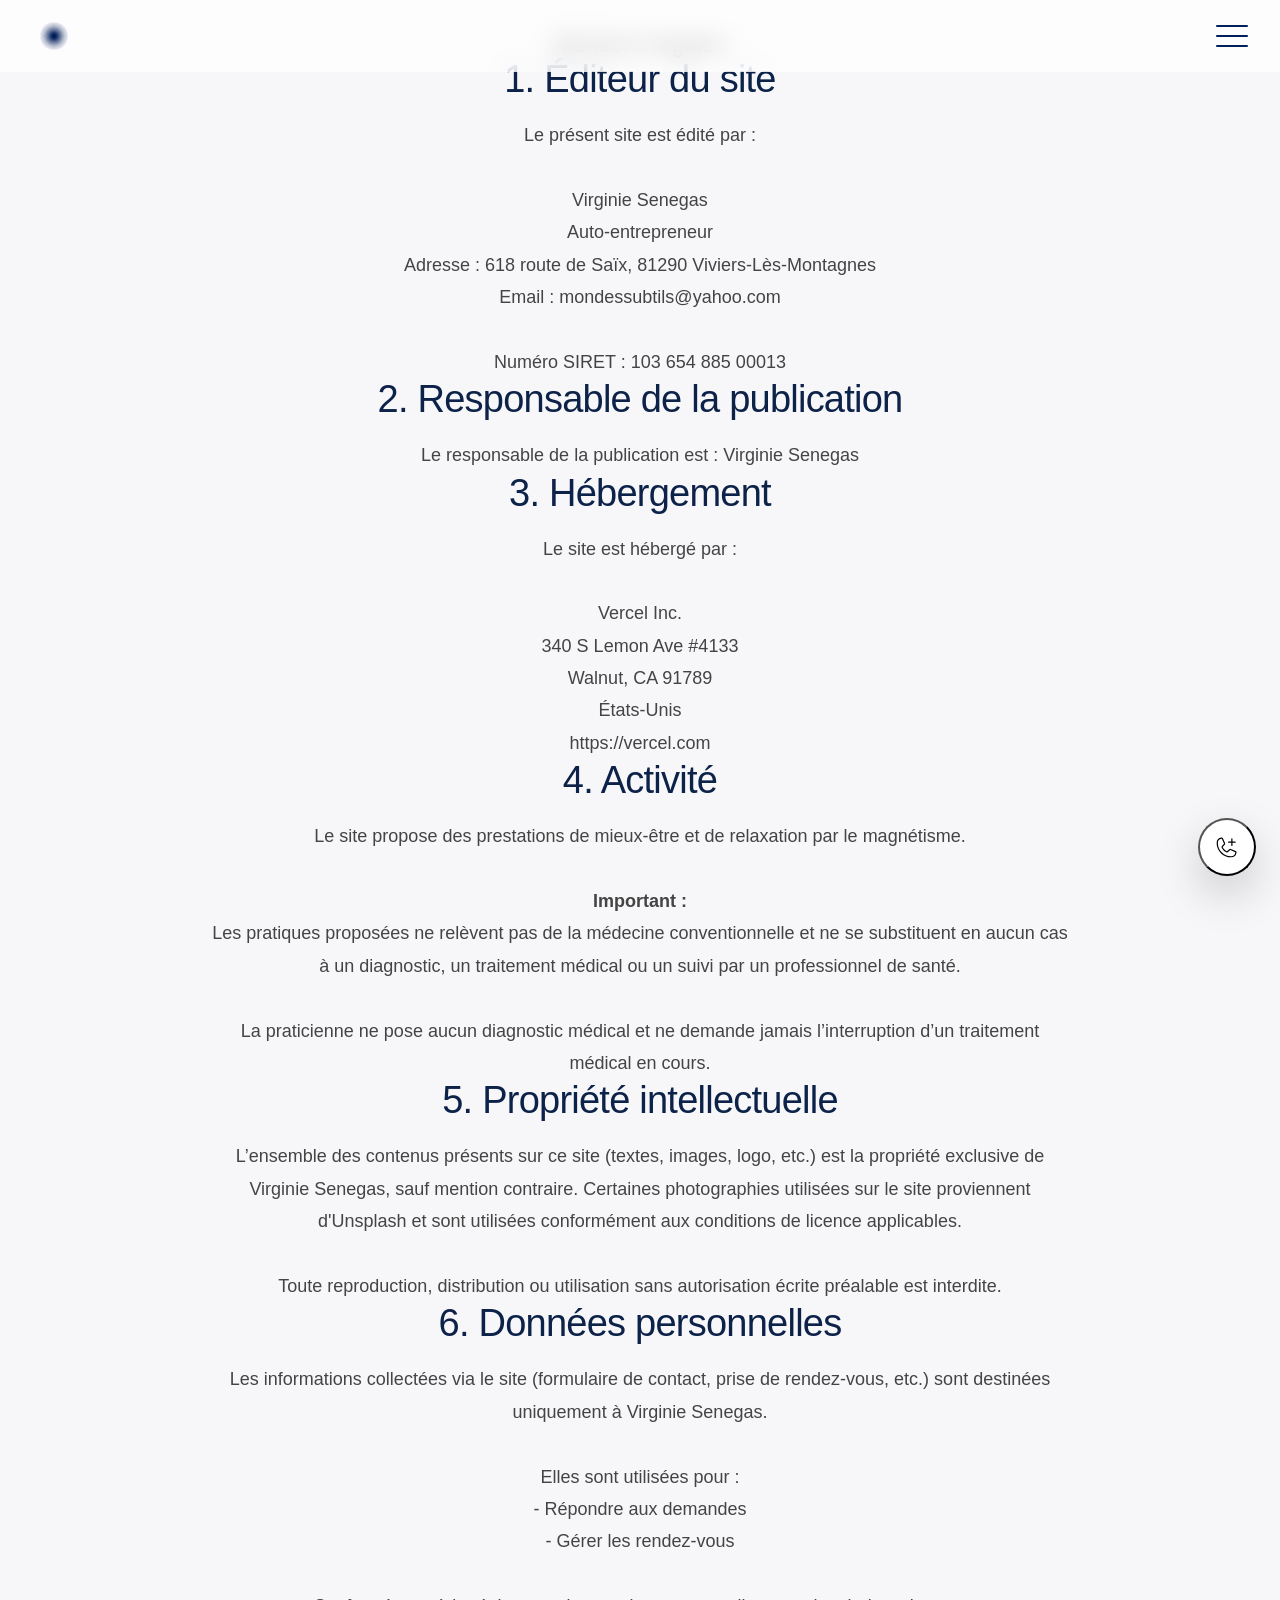
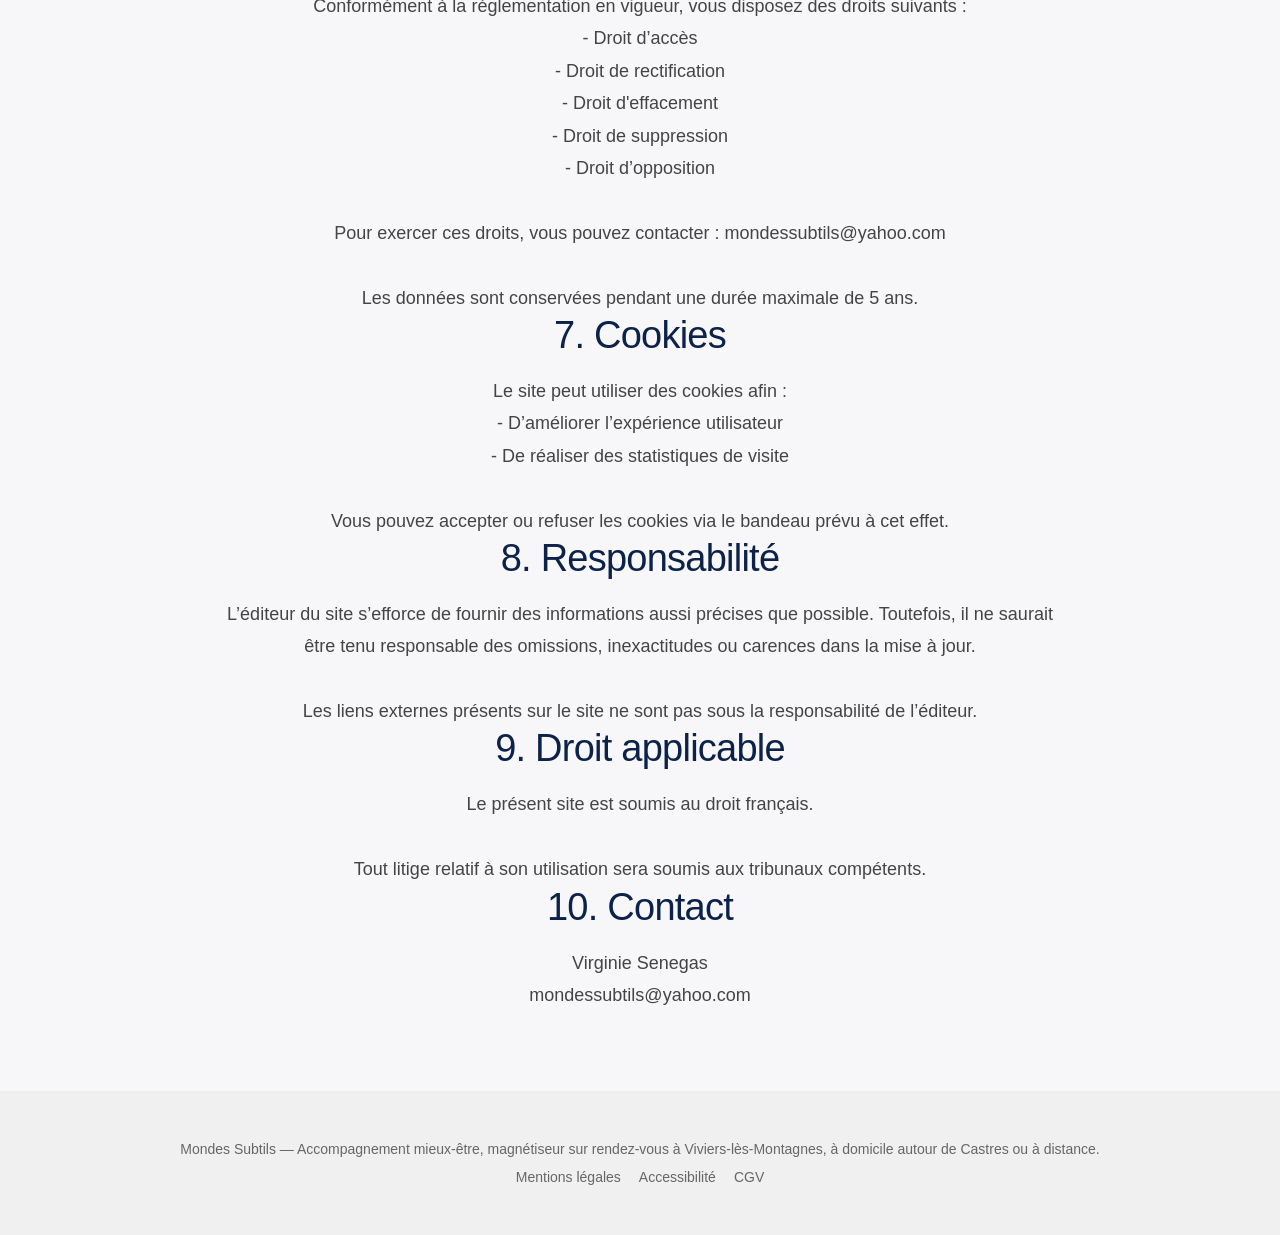
<file: mentions-legales.html>
<!DOCTYPE html>
<html lang="fr">
<head>
  <meta charset="UTF-8" />
  <meta name="viewport" content="width=device-width, initial-scale=1.0"/>
  <title>Mentions légales — Mondes Subtils</title>

<meta name="description"
      content="Mentions légales du site Mondes Subtils : éditeur, hébergeur, données personnelles, propriété intellectuelle et conditions d’utilisation.">

<meta name="robots" content="index, follow">

<link rel="canonical" href="https://www.mondessubtils.fr/mentions-legales.html">
  <link rel="icon" type="image/png" href="favicon.png">
  <link rel="stylesheet" href="style.css" />
</head>

<body>

  <!-- NAVBAR (simple retour accueil) -->
<header class="navbar">

  <a href="index.html" class="logo">
    <img src="logo.png" alt="Mondes Subtils">
  </a>

  <div class="burger" id="burger">
    <span></span>
    <span></span>
    <span></span>
  </div>

</header>

<nav class="menu" id="menu">
  <a href="index.html">Accueil</a>
  <a href="a-propos.html">À propos</a>
  <a href="pratiques.html">Les pratiques</a>
  <a href="temoignages.html">Témoignages</a>
  <a href="faq.html">FAQ</a>
  <a href="reservation.html">Réserver</a>
</nav>

  <!-- CONTENU -->
  <section class="section">

    <h1>Mentions légales</h1>

    <h2>1. Éditeur du site</h2>

    <p>
      Le présent site est édité par :<br><br>

      Virginie Senegas<br>
      Auto-entrepreneur<br>
      Adresse : 618 route de Saïx, 81290 Viviers-Lès-Montagnes<br>
      Email : mondessubtils@yahoo.com<br><br>

      Numéro SIRET : 103 654 885 00013
    </p>

    <h2>2. Responsable de la publication</h2>

    <p>
      Le responsable de la publication est : Virginie Senegas
    </p>

    <h2>3. Hébergement</h2>

    <p>
      Le site est hébergé par :<br><br>
      Vercel Inc.<br>
      340 S Lemon Ave #4133<br>
      Walnut, CA 91789<br>
      États-Unis<br>
      https://vercel.com
    </p>

    <h2>4. Activité</h2>

    <p>
      Le site propose des prestations de mieux-être et de relaxation par le magnétisme.<br><br>

      <strong>Important :</strong><br>
      Les pratiques proposées ne relèvent pas de la médecine conventionnelle et ne se substituent en aucun cas à un diagnostic, un traitement médical ou un suivi par un professionnel de santé.<br><br>

      La praticienne ne pose aucun diagnostic médical et ne demande jamais l’interruption d’un traitement médical en cours.
    </p>

    <h2>5. Propriété intellectuelle</h2>

    <p>
      L’ensemble des contenus présents sur ce site (textes, images, logo, etc.) est la propriété exclusive de Virginie Senegas, sauf mention contraire. Certaines photographies utilisées sur le site proviennent d'Unsplash et sont utilisées conformément aux conditions de licence applicables.<br><br>

      Toute reproduction, distribution ou utilisation sans autorisation écrite préalable est interdite.
    </p>

    <h2>6. Données personnelles</h2>

    <p>
      Les informations collectées via le site (formulaire de contact, prise de rendez-vous, etc.) sont destinées uniquement à Virginie Senegas.<br><br>

      Elles sont utilisées pour :<br>
      - Répondre aux demandes<br>
      - Gérer les rendez-vous<br><br>

      Conformément à la réglementation en vigueur, vous disposez des droits suivants :<br>
      - Droit d’accès<br>
      - Droit de rectification<br>
      - Droit d'effacement<br>
      - Droit de suppression<br>
      - Droit d’opposition<br><br>

      Pour exercer ces droits, vous pouvez contacter : mondessubtils@yahoo.com<br><br>

      Les données sont conservées pendant une durée maximale de 5 ans.
    </p>

    <h2>7. Cookies</h2>

    <p>
      Le site peut utiliser des cookies afin :<br>
      - D’améliorer l’expérience utilisateur<br>
      - De réaliser des statistiques de visite<br><br>

      Vous pouvez accepter ou refuser les cookies via le bandeau prévu à cet effet.
    </p>

    <h2>8. Responsabilité</h2>

    <p>
      L’éditeur du site s’efforce de fournir des informations aussi précises que possible. Toutefois, il ne saurait être tenu responsable des omissions, inexactitudes ou carences dans la mise à jour.<br><br>

      Les liens externes présents sur le site ne sont pas sous la responsabilité de l’éditeur.
    </p>

    <h2>9. Droit applicable</h2>

    <p>
      Le présent site est soumis au droit français.<br><br>
      Tout litige relatif à son utilisation sera soumis aux tribunaux compétents.
    </p>

    <h2>10. Contact</h2>

    <p>
      Virginie Senegas<br>
      mondessubtils@yahoo.com
    </p>

  </section>

  
<!-- CONTACT FLOATING -->
<div class="contact-floating">

  <button class="contact-trigger" id="contactTrigger">
    <img src="phonepluslight.svg" alt="Contact">
  </button>

  <div class="contact-panel" id="contactPanel">
    <a href="tel:+33607149158">Téléphone</a>
    <a href="sms:+33607149158">SMS</a>
    <a href="mailto:mondessubtils@yahoo.com">E-mail</a>
    <a href="reservation.html">Réserver une séance</a>
  </div>

</div>

  <!-- FOOTER -->
 <footer>

  <div class="footer-content">
  Mondes Subtils — Accompagnement mieux-être, magnétiseur sur rendez-vous à Viviers-lès-Montagnes, à domicile autour de Castres ou à distance.
</div>

  <div class="footer-links">
    <a href="mentions-legales.html">Mentions légales</a>
    <a href="accessibilite.html">Accessibilité</a>
    <a href="cgv.html">CGV</a>
  </div>

</footer>

<script>
const burger = document.getElementById("burger");
const menu = document.getElementById("menu");

if (burger && menu) {
  burger.addEventListener("click", () => {
    burger.classList.toggle("active");
    menu.classList.toggle("open");
  });
}

const trigger = document.getElementById("contactTrigger");
const panel = document.getElementById("contactPanel");

if (trigger && panel) {

  trigger.addEventListener("click", (e) => {
    e.stopPropagation();
    panel.classList.toggle("open");
  });

  document.addEventListener("click", (e) => {
    if (
      !panel.contains(e.target) &&
      !trigger.contains(e.target)
    ) {
      panel.classList.remove("open");
    }
  });

}
</script>

</body>
</html>
</file>
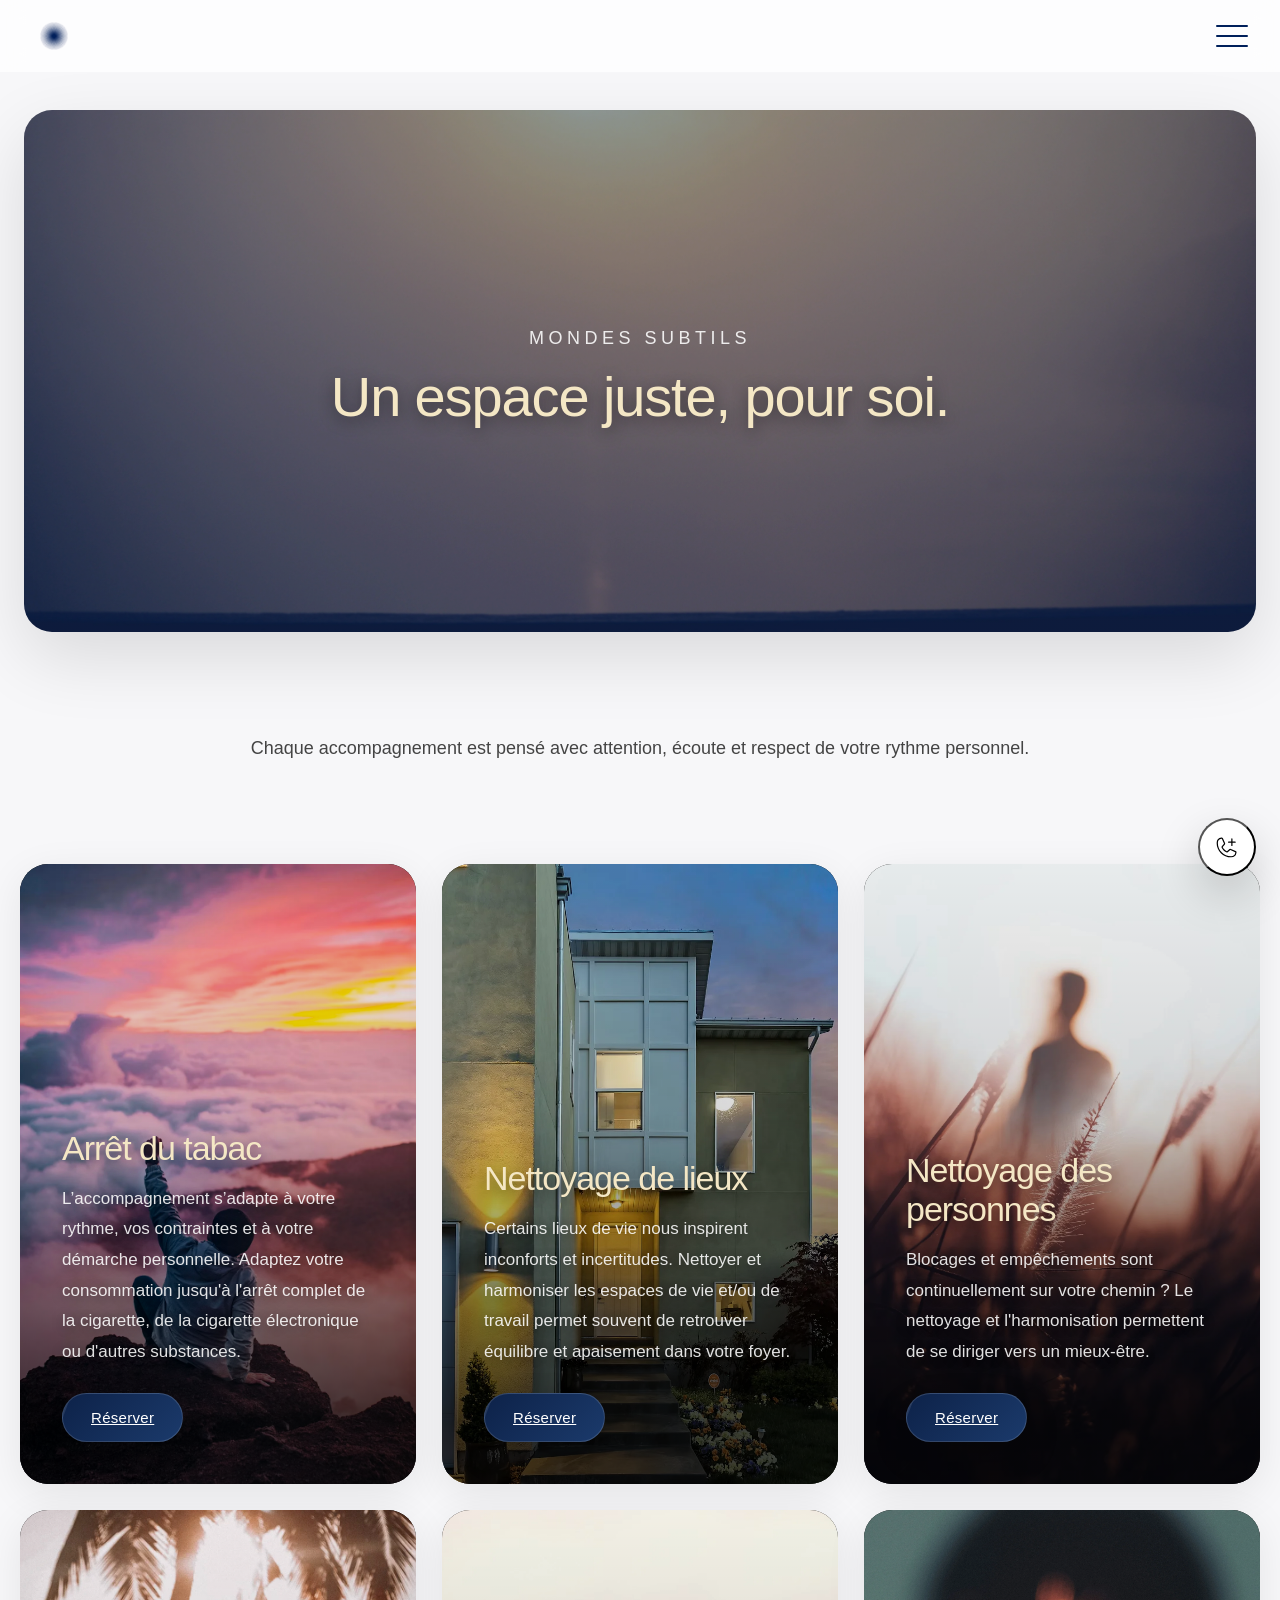
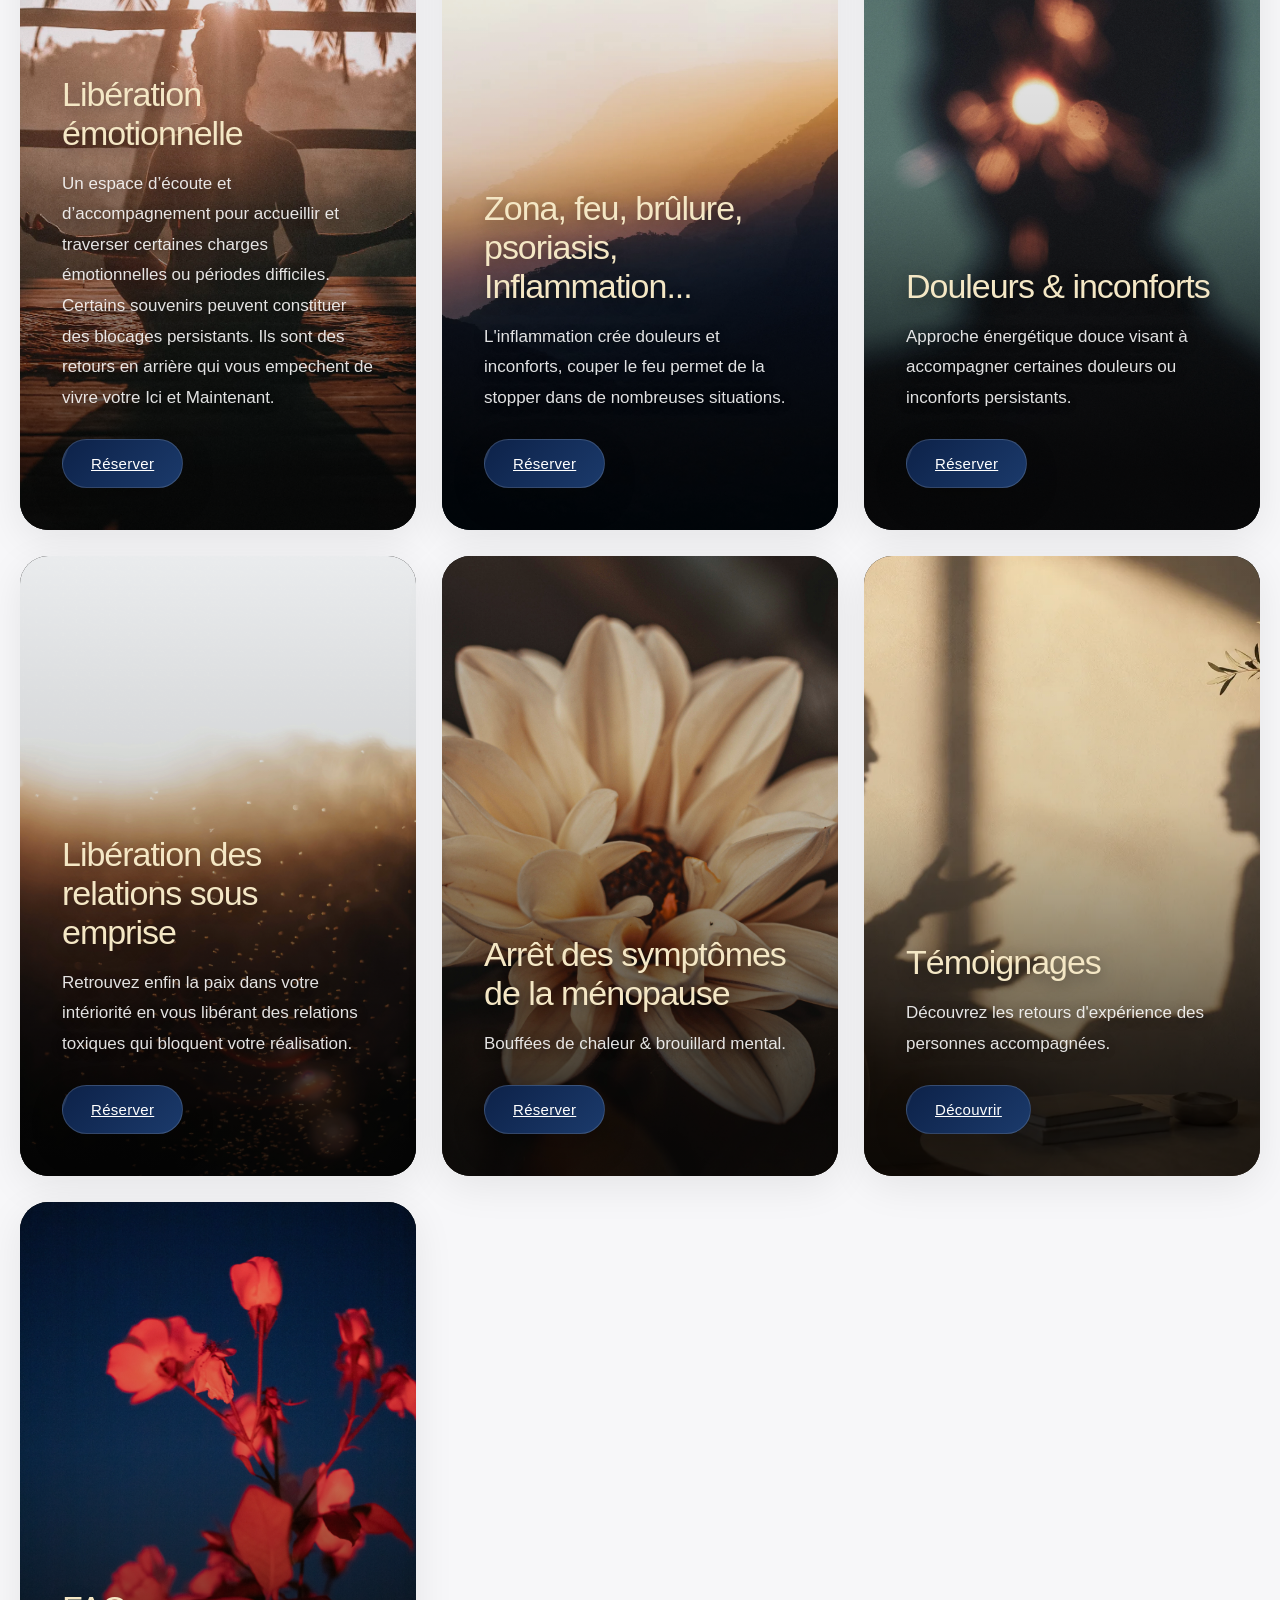
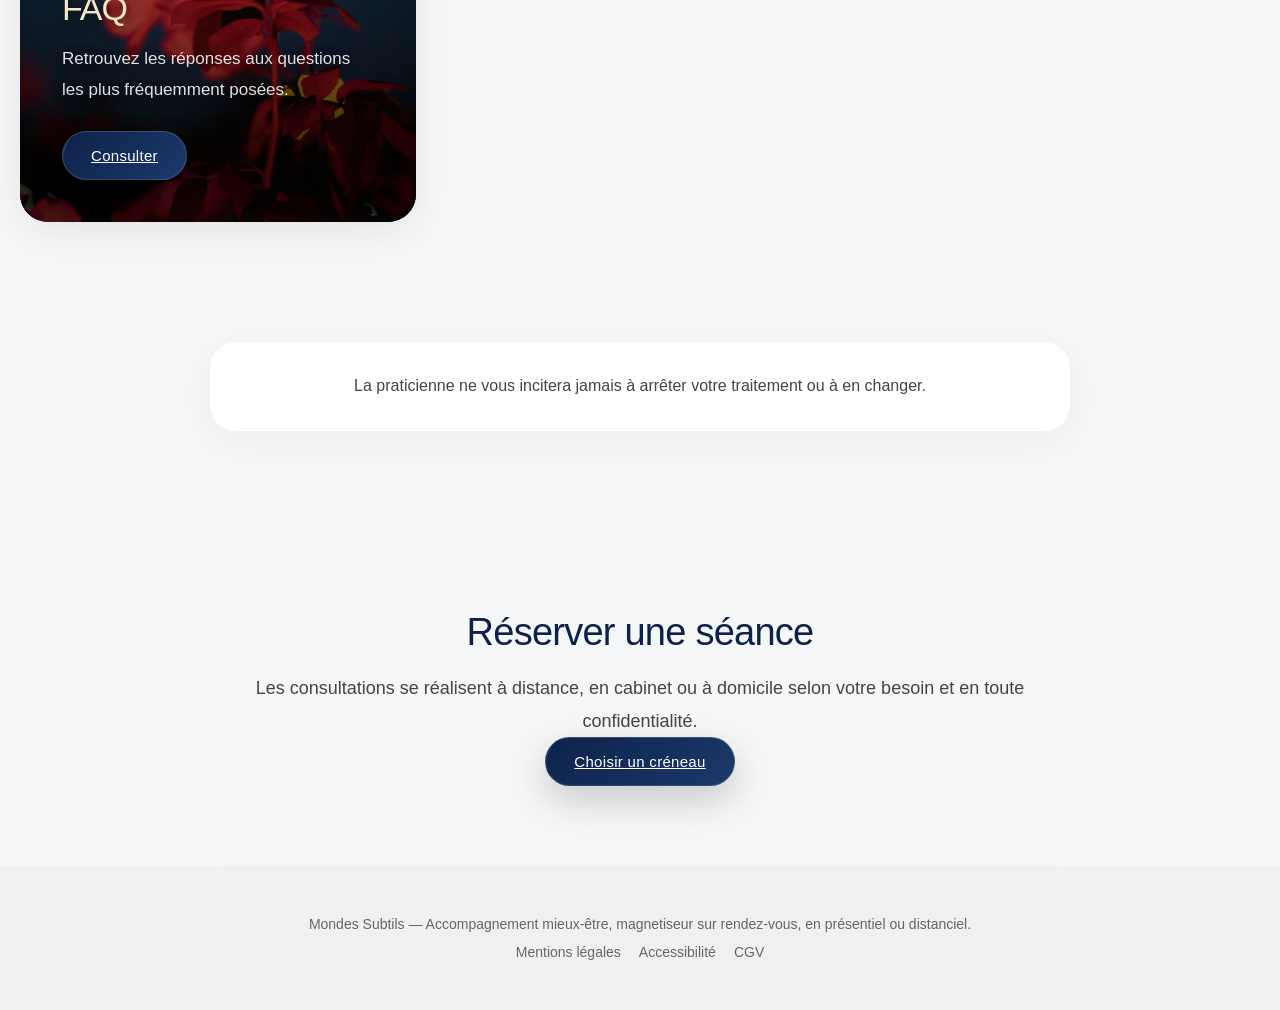
<file: pratiques.html>
<!DOCTYPE html>
<html lang="fr">
<head>
  <meta charset="UTF-8" />
  <meta name="viewport" content="width=device-width, initial-scale=1.0"/>

  <title>Les pratiques — Mondes Subtils</title>

<meta name="description" content="Découvrez les pratiques de Mondes Subtils près de Castres : arrêt du tabac, nettoyage énergétique, libération émotionnelle, accompagnement des douleurs et mieux-être.">
  <link rel="icon" type="image/png" href="favicon.png">
  
  <link rel="stylesheet" href="style.css" />
</head>

<body>

  <!-- NAVBAR -->
  <header class="navbar">

    <a href="index.html" class="logo">
      <img src="logo.png" alt="Mondes Subtils">
    </a>

    <div class="burger" id="burger">
      <span></span>
      <span></span>
      <span></span>
    </div>

  </header>

  <!-- MENU -->
  <nav class="menu" id="menu">
    <a href="index.html">Accueil</a>
    <a href="a-propos.html">À propos</a>
    <a href="pratiques.html">Les pratiques</a>
    <a href="temoignages.html">Témoignages</a>
    <a href="faq.html">FAQ</a>
    <a href="reservation.html">Réserver</a>
  </nav>

  <!-- HERO -->
  <section class="page-hero practices-hero">

    <div class="hero-content">
      <p class="mini-title">Mondes Subtils</p>
      <h1>Un espace juste, pour soi.</h1>
    </div>

  </section>

  <!-- INTRO -->
  <section class="section practices-intro">
    <p>
      Chaque accompagnement est pensé avec attention, écoute et respect de votre rythme personnel.
    </p>
  </section>

  <!-- PRACTICES -->
  <section class="practices-grid">

    <article class="practice-card" id="tabac">
  <div class="practice-image" style="background-image:url('photoarrettabac.webp');"></div>
      <div class="practice-content">
        <h2>Arrêt du tabac</h2>
        <p>L’accompagnement s’adapte à votre rythme, vos contraintes et à votre démarche personnelle.
        Adaptez votre consommation jusqu'à l'arrêt complet de la cigarette, de la cigarette électronique ou d'autres substances.</p>
        <a href="reservation.html" class="btn">Réserver</a>
      </div>
    </article>

    <article class="practice-card" id="lieux">
  <div class="practice-image" style="background-image:url('photonettoyagelieu.webp');"></div>
      <div class="practice-content">
        <h2>Nettoyage de lieux</h2>
        <p>Certains lieux de vie nous inspirent inconforts et incertitudes.
          Nettoyer et harmoniser les espaces de vie et/ou de travail permet souvent de retrouver équilibre et apaisement dans votre foyer.</p>
        <a href="reservation.html" class="btn">Réserver</a>
      </div>
    </article>

    <article class="practice-card" id="personnes">
  <div class="practice-image" style="background-image:url('photonettoyagepersonne.webp');"></div>
      <div class="practice-content">
        <h2>Nettoyage des personnes</h2>
        <p>Blocages et empêchements sont continuellement sur votre chemin ? Le nettoyage et l'harmonisation permettent de se diriger vers un mieux-être.</p>
        <a href="reservation.html" class="btn">Réserver</a>
      </div>
    </article>

    <article class="practice-card" id="emotions">
  <div class="practice-image" style="background-image:url('photoliberationemotionnelle.webp');"></div>
      <div class="practice-content">
        <h2>Libération émotionnelle</h2>
        <p>Un espace d’écoute et d’accompagnement pour accueillir et traverser certaines charges émotionnelles ou périodes difficiles.
        Certains souvenirs peuvent constituer des blocages persistants. Ils sont des retours en arrière qui vous empechent de vivre votre Ici et Maintenant.</p>
        <a href="reservation.html" class="btn">Réserver</a>
      </div>
    </article>

    <article class="practice-card" id="coupeur-feu">
  <div class="practice-image" style="background-image:url('zonefeubrulure.webp');"></div>
      <div class="practice-content">
        <h2>Zona, feu, brûlure, psoriasis, Inflammation... </h2>
        <p>L'inflammation crée douleurs et inconforts, couper le feu permet de la stopper dans de nombreuses situations.</p>
        <a href="reservation.html" class="btn">Réserver</a>
      </div>
    </article>

    <article class="practice-card" id="douleurs">
  <div class="practice-image" style="background-image:url('douleursinconforts.webp');"></div>
      <div class="practice-content">
        <h2>Douleurs & inconforts</h2>
        <p>Approche énergétique douce visant à accompagner certaines douleurs ou inconforts persistants.</p>
        <a href="reservation.html" class="btn">Réserver</a>
      </div>
    </article>

    <article class="practice-card" id="emprise">
  <div class="practice-image" style="background-image:url('liberationrelationsousemprise.webp');"></div>
      <div class="practice-content">
        <h2>Libération des relations sous emprise</h2>
        <p>Retrouvez enfin la paix dans votre intériorité en vous libérant des relations toxiques qui bloquent votre réalisation.</p>
        <a href="reservation.html" class="btn">Réserver</a>
      </div>
    </article>

    <article class="practice-card" id="menopause">
  <div class="practice-image" style="background-image:url('photmenopause.png');"></div>
      <div class="practice-content">
        <h2>Arrêt des symptômes de la ménopause</h2>
        <p>Bouffées de chaleur & brouillard mental.</p>
        <a href="reservation.html" class="btn">Réserver</a>
      </div>
    </article>

    <article class="practice-card">
  <div class="practice-image" style="background-image:url('temoignageimage.webp');"></div>
  <div class="practice-content">
    <h2>Témoignages</h2>
    <p>
      Découvrez les retours d'expérience des personnes accompagnées.
    </p>
    <a href="https://www.mondessubtils.fr/temoignages.html" class="btn">
      Découvrir
    </a>
  </div>
</article>

<article class="practice-card">
  <div class="practice-image" style="background-image:url('photofaq.webp');"></div>
  <div class="practice-content">
    <h2>FAQ</h2>
    <p>
      Retrouvez les réponses aux questions les plus fréquemment posées.
    </p>
    <a href="https://www.mondessubtils.fr/faq.html" class="btn">
      Consulter
    </a>
  </div>
</article>

    
  </section>

  <!-- DISCLAIMER -->
  <section class="medical-note">
    <p>
      La praticienne ne vous incitera jamais à arrêter votre traitement ou à en changer.
    </p>
  </section>

  <!-- CTA -->
  <section class="section section-soft">

    <h2>Réserver une séance</h2>

    <p>
      Les consultations se réalisent à distance, en cabinet ou à domicile selon votre besoin et en toute confidentialité.
    </p>

    <a href="reservation.html" class="btn">
      Choisir un créneau
    </a>

  </section>

  <!-- FOOTER -->
 <footer>

  <div class="footer-content">
    Mondes Subtils — Accompagnement mieux-être, magnetiseur sur rendez-vous, en présentiel ou distanciel.
  </div>

  <div class="footer-links">
    <a href="mentions-legales.html">Mentions légales</a>
    <a href="accessibilite.html">Accessibilité</a>
    <a href="cgv.html">CGV</a>
  </div>

</footer>

  <!-- CONTACT FLOATING BUTTON -->
  <div class="contact-floating">

    <button class="contact-trigger" id="contactTrigger">
      <img src="phonepluslight.svg" alt="Contact">
    </button>

    <div class="contact-panel" id="contactPanel">
      <a href="tel:+33607149158">Téléphone</a>
      <a href="sms:+33607149158">SMS</a>
      <a href="mailto:mondessubtils@yahoo.com">E-mail</a>
      <a href="reservation.html">Réserver une séance</a>
    </div>

  </div>

  <!-- SCRIPTS PROPRES -->
  <script>

    // BURGER MENU
    const burger = document.getElementById("burger");
    const menu = document.getElementById("menu");

    burger.addEventListener("click", () => {
      burger.classList.toggle("active");
      menu.classList.toggle("open");
    });

    // CONTACT BUTTON
const trigger = document.getElementById("contactTrigger");
const panel = document.getElementById("contactPanel");

if (trigger && panel) {

  trigger.addEventListener("click", (e) => {
    e.stopPropagation();
    panel.classList.toggle("open");
  });

  document.addEventListener("click", (e) => {
    if (!panel.contains(e.target) && !trigger.contains(e.target)) {
      panel.classList.remove("open");
    }
  });

}

  </script>

</body>
</html>
</file>
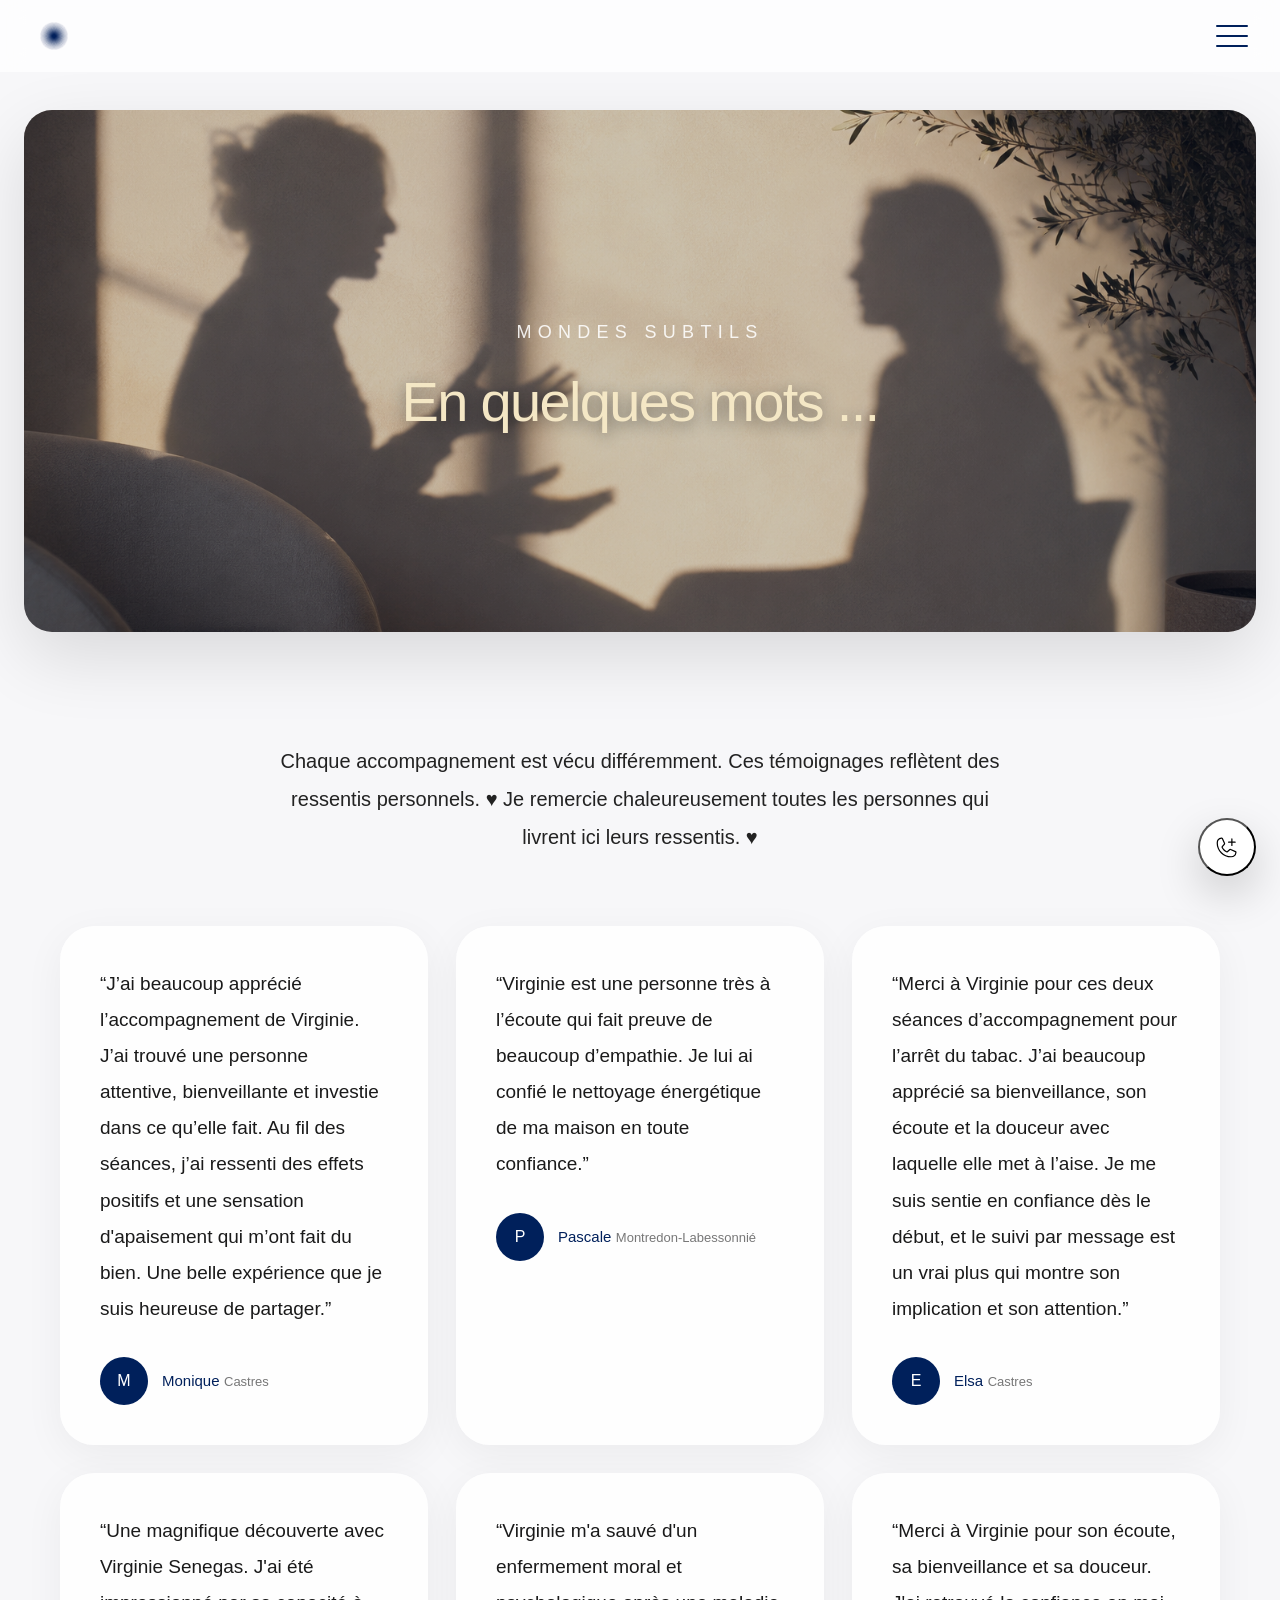
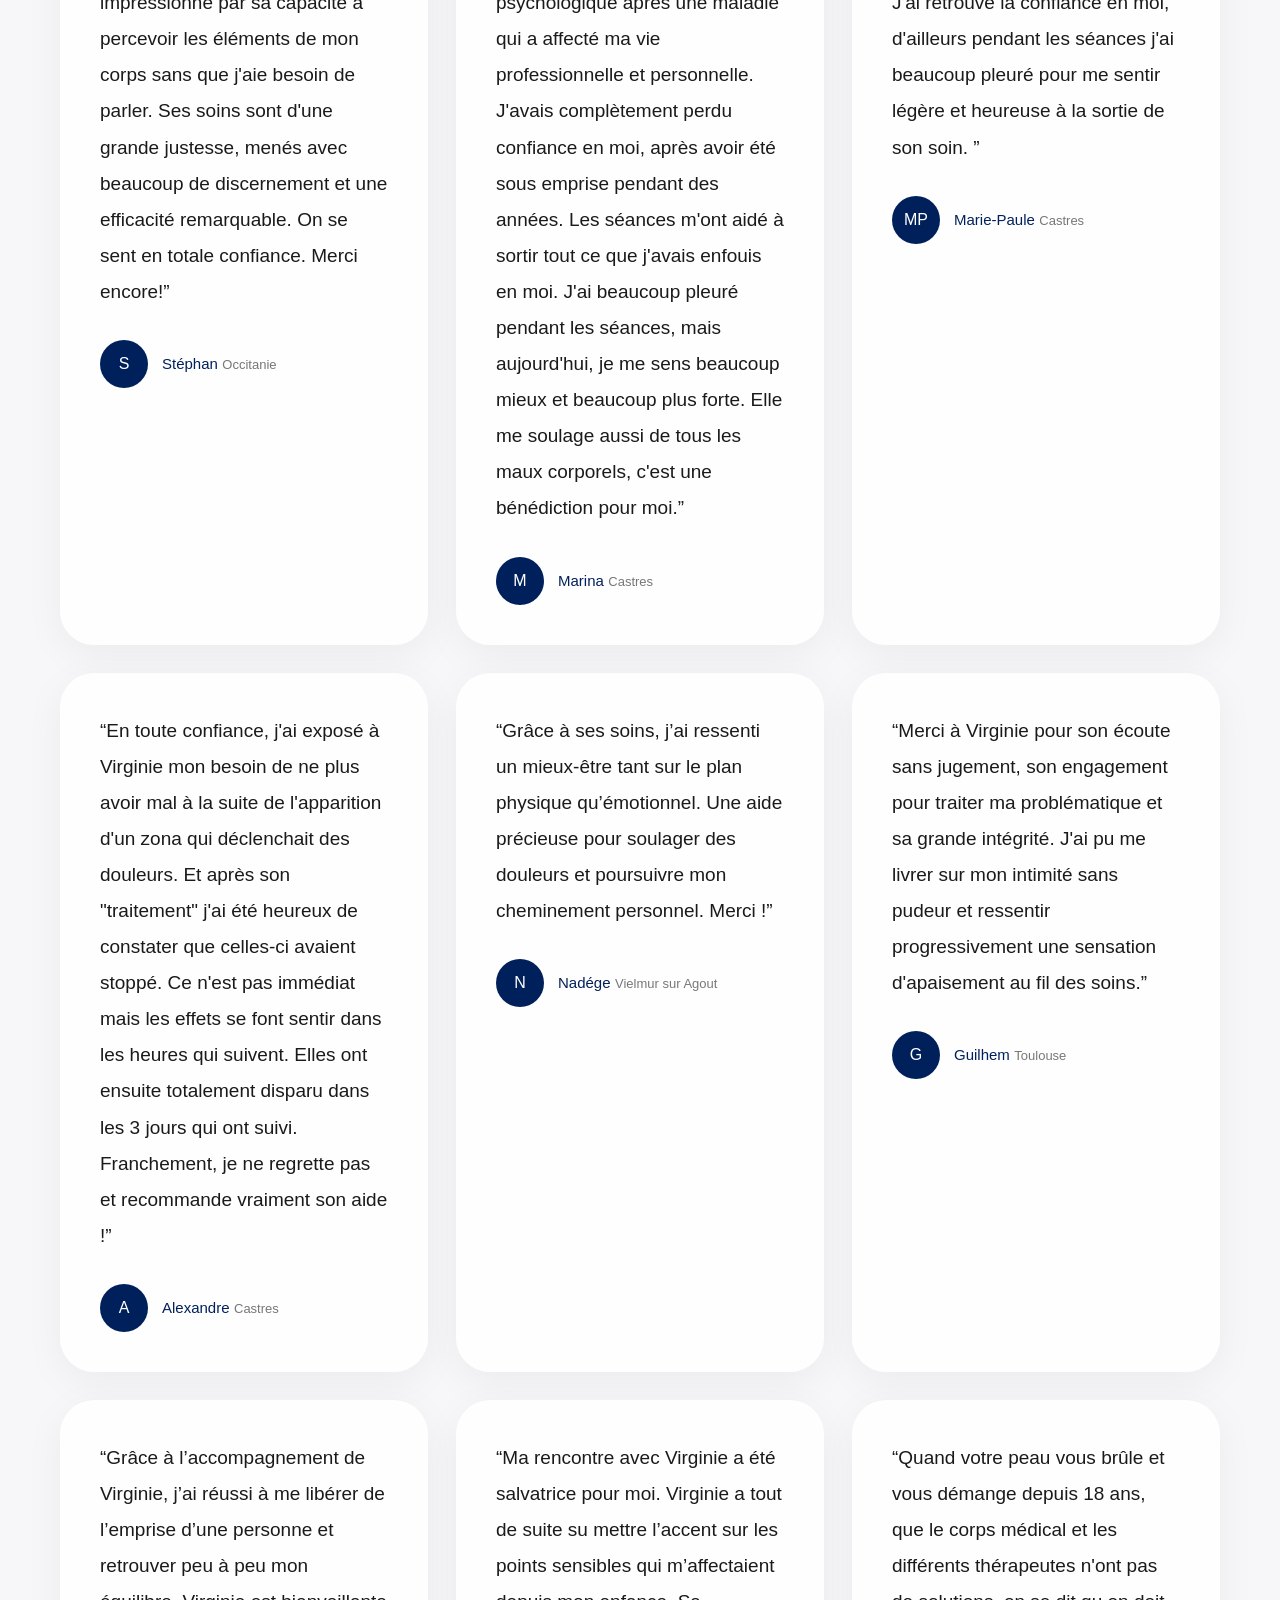
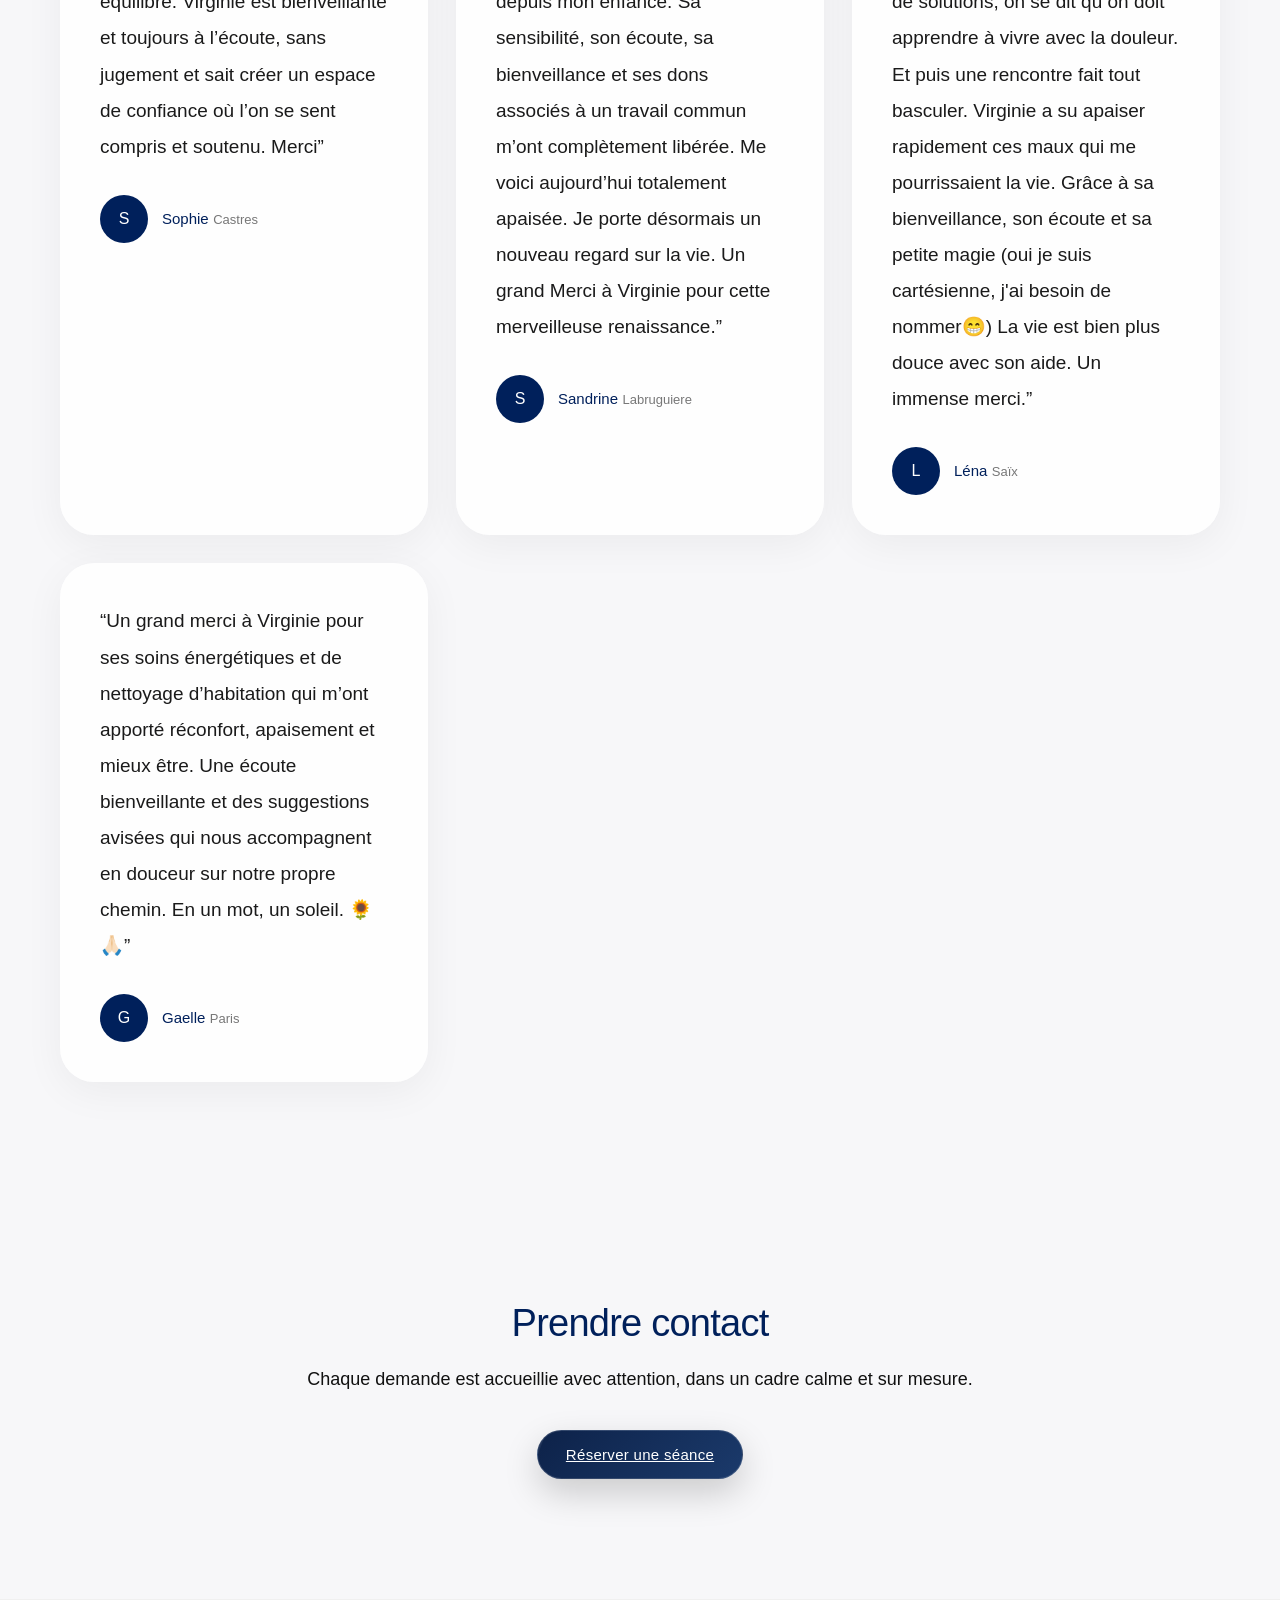
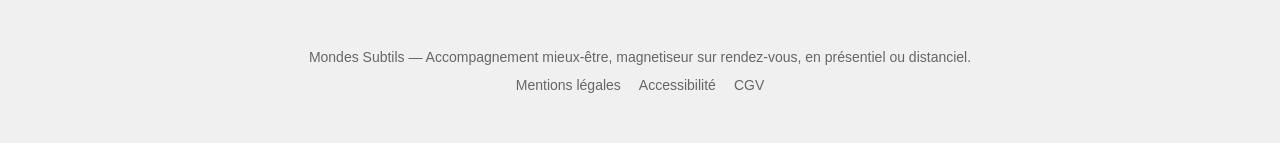
<file: temoignages.html>
<!DOCTYPE html>
<html lang="fr">
<head>
  <meta charset="UTF-8" />
  <meta name="viewport" content="width=device-width, initial-scale=1.0"/>

  <title>Témoignages — Mondes Subtils</title>

  <meta name="description" content="Retours d’expérience et témoignages autour des accompagnements proposés par Virginie Senegas, Mondes Subtils à Castres, Toulouse et en Occitanie.">

  <link rel="stylesheet" href="style.css" />
  
  <link rel="icon" type="image/png" href="favicon.png">

  <style>
    /* =========================
       TESTIMONIALS PREMIUM
    ========================= */

    .testimonials-page-bg{
      position:relative;
      overflow:hidden;
    }

    .testimonials-hero{
      position:relative;
      min-height:58vh;
      height:58vh;
      margin:110px 24px 20px;
      background:url("temoignageimage.png");
      background-size:cover;
      background-position:center;
      display:flex;
      align-items:center;
      justify-content:center;
      text-align:center;
      color:white;
      border-radius:28px;
      overflow:hidden;
      box-shadow:0 25px 70px rgba(0,0,0,0.12);
      z-index:1;
    }

    .testimonials-hero-content{
      max-width:760px;
      padding:20px;
    }

    .mini-title{
      font-size:12px;
      letter-spacing:0.35em;
      text-transform:uppercase;
      margin-bottom:20px;
      opacity:0.9;
    }

    .testimonials-hero h1{
      font-size:56px;
      font-weight:300;
      line-height:1.2;
      letter-spacing:-0.03em;
    }

    .testimonials-intro,
    .testimonials-grid,
    .testimonials-cta{
      position:relative;
      z-index:1;
    }

    .testimonials-intro{
      max-width:760px;
      margin:auto;
      padding:90px 20px 50px;
      text-align:center;
    }

    .testimonials-intro p{
      font-size:20px;
      line-height:1.9;
      font-weight:300;
      color:#222;
    }

    .testimonials-grid{
      max-width:1200px;
      margin:auto;
      padding:20px 20px 120px;
      display:grid;
      grid-template-columns:repeat(auto-fit,minmax(320px,1fr));
      gap:28px;
    }

    .testimonial-card{
      background:rgba(255,255,255,0.82);
      backdrop-filter:blur(14px);
      border-radius:34px;
      padding:40px;
      box-shadow:0 10px 40px rgba(0,0,0,0.05);
      transition:0.4s ease;
    }

    .testimonial-card:hover{
      transform:translateY(-4px) scale(1.01);
      box-shadow:0 18px 60px rgba(0,0,0,0.08);
    }

    .testimonial-text{
      font-size:19px;
      line-height:1.9;
      font-weight:300;
      color:#1a1a1a;
      margin-bottom:30px;
    }

    .testimonial-author{
      display:flex;
      align-items:center;
      gap:14px;
    }

    .author-circle{
      width:48px;
      height:48px;
      border-radius:50%;
      background:#00205b;
      color:white;
      display:flex;
      align-items:center;
      justify-content:center;
      font-size:16px;
      font-weight:500;
    }

    .author-name{
      font-size:15px;
      color:#00205b;
      font-weight:500;
    }

    .author-city{
      font-size:13px;
      color:#777;
      margin-top:4px;
    }

    .testimonials-cta{
      padding:100px 20px 120px;
      text-align:center;
    }

    .testimonials-cta h2{
      font-size:38px;
      font-weight:300;
      color:#00205b;
      margin-bottom:18px;
    }

    .testimonials-cta p{
      max-width:700px;
      margin:auto;
      font-size:18px;
      line-height:1.8;
      margin-bottom:34px;
    }

    @media(max-width:768px){
      .testimonials-hero h1{font-size:38px;}
      .testimonials-grid{grid-template-columns:1fr;}
      .testimonial-card{padding:30px;border-radius:28px;}
      .testimonial-text{font-size:17px;}
    }
  </style>
</head>

<body>

  <!-- NAVBAR -->
  <header class="navbar">
    <a href="index.html" class="logo">
      <img src="logo.png" alt="Mondes Subtils">
    </a>

    <div class="burger" id="burger">
      <span></span>
      <span></span>
      <span></span>
    </div>
  </header>

  <!-- MENU -->
  <nav class="menu" id="menu">
    <a href="index.html">Accueil</a>
    <a href="a-propos.html">À propos</a>
    <a href="pratiques.html">Les pratiques</a>
    <a href="temoignages.html">Témoignages</a>
    <a href="faq.html">FAQ</a>
    <a href="reservation.html">Réserver</a>
  </nav>

  <main class="testimonials-page-bg">

    <!-- HERO -->
    <section class="page-hero testimonials-hero">
      <div class="hero-content">
        <p class="mini-title">Mondes Subtils</p>
        <h1>En quelques mots ...</h1>
      </div>
    </section>

    <!-- INTRO -->
    <section class="testimonials-intro">
      <p>
        Chaque accompagnement est vécu différemment.  
        Ces témoignages reflètent des ressentis personnels. 
        ♥️ Je remercie chaleureusement toutes les personnes qui
        livrent ici leurs ressentis. ♥️
      </p>
    </section>

    <!-- GRID -->
    <section class="testimonials-grid">

      <article class="testimonial-card">
        <p class="testimonial-text">“J’ai beaucoup apprécié l’accompagnement de Virginie. 
          J’ai trouvé une personne attentive, bienveillante et investie dans ce qu’elle fait. 
          Au fil des séances, j’ai ressenti des effets positifs et une sensation d'apaisement qui m’ont fait du bien. 
          Une belle expérience que je suis heureuse de partager.”</p>
        <div class="testimonial-author">
          <div class="author-circle">M</div>
          <div>
            <span class="author-name">Monique</span>
            <span class="author-city">Castres</span>
          </div>
        </div>
      </article>

      <article class="testimonial-card">
        <p class="testimonial-text">“Virginie est une personne très à l’écoute qui fait preuve de beaucoup d’empathie. 
          Je lui ai confié le nettoyage énergétique de ma maison en toute confiance.”</p>
        <div class="testimonial-author">
          <div class="author-circle">P</div>
          <div>
            <span class="author-name">Pascale</span>
            <span class="author-city">Montredon-Labessonnié</span>
          </div>
        </div>
      </article>

      <article class="testimonial-card">
        <p class="testimonial-text">“Merci à Virginie pour ces deux séances d’accompagnement pour l’arrêt du tabac. 
          J’ai beaucoup apprécié sa bienveillance, son écoute et la douceur avec laquelle elle met à l’aise. 
          Je me suis sentie en confiance dès le début, et le suivi par message est un vrai plus qui montre son implication et son attention.”</p>
        <div class="testimonial-author">
          <div class="author-circle">E</div>
          <div>
            <span class="author-name">Elsa</span>
            <span class="author-city">Castres</span>
          </div>
        </div>
      </article>

      <article class="testimonial-card">
        <p class="testimonial-text">“Une magnifique découverte avec Virginie Senegas. 
          J'ai été impressionné par sa capacité à percevoir les éléments de mon corps sans que j'aie besoin de parler.
          Ses soins sont d'une grande justesse, menés avec beaucoup de discernement et une efficacité remarquable. On se sent en totale confiance.
          Merci encore!”</p>
        <div class="testimonial-author">
          <div class="author-circle">S</div>
          <div>
            <span class="author-name">Stéphan</span>
            <span class="author-city">Occitanie</span>
          </div>
        </div>
      </article>

      <article class="testimonial-card">
        <p class="testimonial-text">“Virginie m'a sauvé d'un enfermement moral et psychologique après une maladie qui a affecté ma vie professionnelle et personnelle.
          J'avais complètement perdu confiance en moi, après avoir été sous emprise pendant des années.
          Les séances m'ont aidé à sortir tout ce que j'avais enfouis en moi.
          J'ai beaucoup pleuré pendant les séances, mais aujourd'hui, je me sens beaucoup mieux et beaucoup plus forte.
          Elle me soulage aussi de tous les maux corporels, c'est une bénédiction pour moi.”</p>
        <div class="testimonial-author">
          <div class="author-circle">M</div>
          <div>
            <span class="author-name">Marina</span>
            <span class="author-city">Castres</span>
          </div>
        </div>
      </article>

              
      <article class="testimonial-card">
        <p class="testimonial-text">“Merci à Virginie  pour son écoute, sa bienveillance  et sa  douceur. 
          J'ai retrouvé la confiance en moi, d'ailleurs pendant les séances j'ai beaucoup  pleuré pour me sentir  légère  et heureuse à  la sortie de son soin. ”</p>
        <div class="testimonial-author">
          <div class="author-circle">MP</div>
          <div>
            <span class="author-name">Marie-Paule</span>
            <span class="author-city">Castres</span>
          </div>
        </div>
      </article>

      <article class="testimonial-card">
        <p class="testimonial-text">“En toute confiance, j'ai exposé à Virginie mon besoin 
          de ne plus avoir mal à la suite de l'apparition d'un zona qui déclenchait des douleurs.
          Et après son "traitement" j'ai été heureux de constater que celles-ci avaient stoppé.
          Ce n'est pas immédiat mais les effets se font sentir dans les heures qui suivent.
          Elles ont ensuite totalement disparu dans les 3 jours qui ont suivi. 
          Franchement, je ne regrette pas et recommande 
          vraiment son aide !”</p>
        <div class="testimonial-author">
          <div class="author-circle">A</div>
          <div>
            <span class="author-name">Alexandre</span>
            <span class="author-city">Castres</span>
          </div>
        </div>
      </article>

      <article class="testimonial-card">
        <p class="testimonial-text">“Grâce à ses soins, j’ai ressenti un mieux-être tant sur le plan physique qu’émotionnel. 
          Une aide précieuse pour soulager des douleurs et poursuivre mon cheminement personnel. 
          Merci !”</p>
        <div class="testimonial-author">
          <div class="author-circle">N</div>
          <div>
            <span class="author-name">Nadége</span>
            <span class="author-city">Vielmur sur Agout</span>
          </div>
        </div>
      </article>
              
      <article class="testimonial-card">
        <p class="testimonial-text">“Merci à Virginie pour son écoute sans jugement, 
          son engagement pour traiter ma problématique et sa grande intégrité. 
          J'ai pu me livrer sur mon intimité sans pudeur et ressentir progressivement 
          une sensation d'apaisement au fil des soins.”</p>
        <div class="testimonial-author">
          <div class="author-circle">G</div>
          <div>
            <span class="author-name">Guilhem</span>
            <span class="author-city">Toulouse</span>
          </div>
        </div>
      </article>
                      
      <article class="testimonial-card">
        <p class="testimonial-text">“Grâce à l’accompagnement de Virginie, j’ai réussi à me libérer de l’emprise 
          d’une personne et retrouver peu à peu mon équilibre. 
          Virginie est bienveillante et toujours à l’écoute, 
          sans jugement et sait créer un espace de confiance où l’on se sent compris et soutenu.
          Merci”</p>
        <div class="testimonial-author">
          <div class="author-circle">S</div>
          <div>
            <span class="author-name">Sophie</span>
            <span class="author-city">Castres</span>
          </div>
        </div>
      </article>

                                
      <article class="testimonial-card">
        <p class="testimonial-text">“Ma rencontre avec Virginie a été salvatrice pour moi.
        Virginie a tout de suite su mettre l’accent sur les points sensibles qui m’affectaient depuis mon enfance. 
          Sa sensibilité, son écoute, sa bienveillance et ses dons associés à un travail commun m’ont complètement libérée. 
          Me voici  aujourd’hui totalement apaisée. 
          Je porte désormais un nouveau regard sur la vie. 
          Un grand Merci à Virginie pour cette merveilleuse renaissance.”</p>
        <div class="testimonial-author">
          <div class="author-circle">S</div>
          <div>
            <span class="author-name">Sandrine</span>
            <span class="author-city">Labruguiere</span>
          </div>
        </div>
      </article>
                                       
      <article class="testimonial-card">
        <p class="testimonial-text">“Quand votre peau vous brûle et vous démange depuis 18 ans, 
          que le corps médical et les différents thérapeutes n'ont pas de solutions, 
          on se dit qu on doit apprendre à vivre avec la douleur.
          Et puis une rencontre fait tout basculer. 
          Virginie a su apaiser rapidement ces maux qui me pourrissaient la vie.
          Grâce à sa bienveillance, son écoute et sa petite magie (oui je suis cartésienne, j'ai besoin de nommer😁)
          La vie est bien plus douce avec son aide.
          Un immense merci.”</p>
        <div class="testimonial-author">
          <div class="author-circle">L</div>
          <div>
            <span class="author-name">Léna</span>
            <span class="author-city">Saïx</span>
          </div>
        </div>
      </article>

                                         
      <article class="testimonial-card">
        <p class="testimonial-text">“Un grand merci à Virginie pour ses soins énergétiques et de nettoyage d’habitation qui m’ont apporté réconfort, apaisement et mieux être.
Une écoute bienveillante et des suggestions avisées qui nous accompagnent en douceur sur notre propre chemin.
En un mot, un soleil. 🌻🙏🏻”</p>
        <div class="testimonial-author">
          <div class="author-circle">G</div>
          <div>
            <span class="author-name">Gaelle</span>
            <span class="author-city">Paris</span>
          </div>
        </div>
      </article>


    </section>

    <!-- CTA -->
    <section class="testimonials-cta">
      <h2>Prendre contact</h2>
      <p>Chaque demande est accueillie avec attention, dans un cadre calme et sur mesure.</p>
      <a href="reservation.html" class="btn">Réserver une séance</a>
    </section>

  </main>

  <!-- FOOTER -->
 <footer>

  <div class="footer-content">
    Mondes Subtils — Accompagnement mieux-être, magnetiseur sur rendez-vous, en présentiel ou distanciel.
  </div>

  <div class="footer-links">
    <a href="mentions-legales.html">Mentions légales</a>
    <a href="accessibilite.html">Accessibilité</a>
    <a href="cgv.html">CGV</a>
  </div>

</footer>

  <!-- CONTACT FLOATING BUTTON -->
  <div class="contact-floating">
    <button class="contact-trigger" id="contactTrigger">
      <img src="phonepluslight.svg" alt="Contact">
    </button>

    <div class="contact-panel" id="contactPanel">
      <a href="tel:+33607149158">Téléphone</a>
      <a href="sms:+33607149158">SMS</a>
      <a href="mailto:mondessubtils@yahoo.com">E-mail</a>
      <a href="reservation.html">Réserver une séance</a>
    </div>
  </div>

  <!-- SCRIPTS CLEAN -->
  <script>
    const burger = document.getElementById("burger");
    const menu = document.getElementById("menu");

    burger.addEventListener("click", () => {
      burger.classList.toggle("active");
      menu.classList.toggle("open");
    });

  const trigger = document.getElementById("contactTrigger");
  const panel = document.getElementById("contactPanel");

  if (trigger && panel) {

  trigger.addEventListener("click", (e) => {
    e.stopPropagation();
    panel.classList.toggle("open");
  });

  document.addEventListener("click", (e) => {
    if (!panel.contains(e.target) && !trigger.contains(e.target)) {
      panel.classList.remove("open");
    }
  });

}
    
  </script>

</body>
</html>
</file>
<file: style.css>
/* RESET */

*{
  margin:0;
  padding:0;
  box-sizing:border-box;
}

html{
  scroll-behavior:smooth;
}

body{
  font-family:Arial,sans-serif;
  background:#f7f7f9;
  color:#111;
  overflow-x:hidden;
}

/* NAVBAR */

.navbar{
  position:fixed;
  top:0;
  left:0;
  width:100%;
  height:72px;

  display:flex;
  justify-content:space-between;
  align-items:center;

  padding:0 32px;

  background:rgba(255,255,255,0.72);

  backdrop-filter:blur(12px);
  -webkit-backdrop-filter:blur(12px);

  z-index:9999;
}

/* LOGO */

.logo img{
  height:44px;
  width:auto;
  display:block;

  transition:transform 0.5s ease;
}

.logo img:hover{
  transform:rotate(4deg) scale(1.02);
}

/* BURGER */

.burger{
  width:32px;
  height:22px;

  display:flex;
  flex-direction:column;
  justify-content:space-between;

  cursor:pointer;
  z-index:10000;
}

.burger span{
  width:100%;
  height:2px;

  background:#00205b;

  border-radius:2px;

  transition:0.4s;
}

.burger.active span:nth-child(1){
  transform:rotate(45deg) translateY(8px);
}

.burger.active span:nth-child(2){
  opacity:0;
}

.burger.active span:nth-child(3){
  transform:rotate(-45deg) translateY(-8px);
}

/* MENU */

.menu{
  position:fixed;
  inset:0;

  background:#00205b;

  display:flex;
  flex-direction:column;
  justify-content:center;
  align-items:center;

  gap:32px;

  opacity:0;
  pointer-events:none;

  transition:0.4s ease;

  z-index:9000;
}

.menu.open{
  opacity:1;
  pointer-events:auto;
}

.menu a{
  color:white;
  text-decoration:none;
  font-size:28px;
  letter-spacing:0.05em;

  transition:opacity 0.3s ease;
}

.menu a:hover{
  opacity:0.7;
}

/* HERO */

.hero{
  position:relative;

  min-height:58vh;
  height:58vh;

  margin:110px 24px 20px;

  background:
  linear-gradient(rgba(0,32,91,0.30), rgba(0,32,91,0.30)),
  url("photomondesubtilbacground.webp");

  background-size:cover;
  background-position:center;

  display:flex;
  align-items:center;
  justify-content:center;

  text-align:center;
  
  border-radius:28px;
  overflow:hidden;

  box-shadow:0 25px 70px rgba(0,0,0,0.12);
}

.hero-content{
  position:relative;
  z-index:2;
  max-width:700px;
  padding:20px;
  color:white;
}

.hero-content h1{
  font-size:56px;
  font-weight:300;
  
  color:#f4e7c5;
  letter-spacing:-0.02em;
  text-shadow:0 4px 16px rgba(0,0,0,0.45);
}

.hero-content p,
.page-hero p,
.testimonials-hero p,
.faq-hero p,
.about-hero p,
.reservation-hero p{
  font-size:18px;
  line-height:1.7;
  margin-top:10px;
  color:rgba(255,255,255,0.92);
}

/* =========================
   PRACTICES HERO
========================= */

.practices-hero{
  background:
    linear-gradient(rgba(0,32,91,0.30), rgba(0,32,91,0.30)),
    url("backgroundpratiques.webp");

  background-size:cover;
  background-position:center 70%;
}

/* BUTTON */

.btn{
  display:inline-flex;
  align-items:center;
  justify-content:center;

  padding:14px 26px;

  border-radius:999px;

  background:linear-gradient(135deg, #0d2249 0%, #1b3a6b 60%, #2a4f8a 100%);
  color:white;

  font-size:15px;
  font-weight:500;
  letter-spacing:0.02em;

  border:1px solid rgba(255,255,255,0.12);

  box-shadow:
    0 12px 30px rgba(0,0,0,0.18),
    inset 0 1px 0 rgba(255,255,255,0.12);

  position:relative;
  overflow:hidden;
  
  transition:all 0.3s ease;
}

.btn::before{
  content:"";
  position:absolute;
  top:0;
  left:-60%;
  width:60%;
  height:100%;

  background:linear-gradient(
    120deg,
    transparent,
    rgba(255,255,255,0.25),
    transparent
  );

  transform:skewX(-20deg);
  transition:0.6s ease;
}

.btn:hover{
  transform: translateY(-2px) scale(1.02);
  box-shadow:
    0 18px 40px rgba(0,0,0,0.22);
}

/* SECTION */

.section{
  padding:50px 20px 80px;
  max-width:900px;
  margin:auto;
  text-align:center;
}

.section:first-of-type{
  padding-top:30px;
}

.section h2{
  font-size:40px;
  margin-bottom:20px;
  color:#00205b;
  font-weight:300;
}

.section p{
  font-size:18px;
  line-height:1.8;
}

/* =========================
   CARDS (STYLE UNIQUE GLOBAL)
========================= */

.cards{
  display:grid;
  grid-template-columns:repeat(auto-fit, minmax(260px, 1fr));
  gap:24px;
  padding:20px 20px 60px;
}

/* CARD PREMIUM UNIQUE */
.cards .card{
  position:relative;
  overflow:hidden;

  min-height:340px;
  border-radius:28px;

  padding:34px;

  display:flex;
  flex-direction:column;
  justify-content:flex-end;

  background-size:cover;
  background-position:center;

  box-shadow:0 15px 40px rgba(0,0,0,0.12);

  transition:transform 0.35s ease, box-shadow 0.35s ease;

  isolation:isolate;

  text-decoration: none;
  color: inherit;
  
}

/* HOVER IDENTIQUE INDEX */
.cards .card:hover{
  transform:translateY(-6px);
  box-shadow:0 25px 60px rgba(0,0,0,0.18);
}

.pratique-card.selected{
  outline: 4px solid #00205b;
  transform: scale(1.03);
}

/* VOILE IDENTIQUE INDEX */
.cards .card::after{
  content:"";
  position:absolute;
  inset:0;

  background:linear-gradient(
    to top,
    rgba(0,0,0,0.45),
    rgba(0,0,0,0.15) 45%,
    rgba(255,255,255,0.20)100%
  );

  z-index:0;
}

/* TEXTE AU-DESSUS */

.cards .card h2,
.cards .card h3,
.cards .card p{
  position:relative;
  z-index:2;
}

.practice-card h2,
.practice-card h3{
  color:#f4e7c5;
  text-shadow:0 4px 16px rgba(0,0,0,0.45);
}

.practice-card p{
  color:#fff7e8;
  text-shadow:0 2px 12px rgba(0,0,0,0.40);
}

  .cards .card h2{
  color:#f4e7c5;
  text-shadow:0 4px 16px rgba(0,0,0,0.45);
}

.cards .card p{
  color:#fff7e8;
  text-shadow:0 2px 12px rgba(0,0,0,0.40);

}

.cards .card p{
  text-shadow:0 4px 12px rgba(0,0,0,0.12);
}

.card-pratiques{
  background-image:url("backgroundpratiques1.png");
}

/* TITRE */
.cards .card h2{
  font-size:26px;
  font-weight:300;
  color:#f4e7c5;
  margin-bottom:14px;
  line-height:1.3;

    text-shadow:0 4px 16px rgba(0,0,0,0.45);

}

.cards .card h3{
  font-size:26px;
  font-weight:300;
  color:#f4e7c5;
  margin-bottom:14px;
  line-height:1.3;

  text-shadow:0 4px 16px rgba(0,0,0,0.45);
}

/* TEXTE */
.cards .card p{
  font-size:16px;
  line-height:1.7;
  color:#fff7e8;

    text-shadow:0 2px 12px rgba(0,0,0,0.40);

}
/* images */

.cards .card:nth-child(1){
  background-image:url("photoarrettabac.webp");
}

.cards .card:nth-child(2){
  background-image:url("photonettoyagepersonne.webp");
}

.cards .card:nth-child(3){
  background-image:url("photonettoyagelieu.webp");
}

.cards .card:nth-child(4){
  background-image:url("photoliberationemotionnelle.webp");
}

.cards .card:nth-child(5){
  background-image:url("douleursinconforts.webp");
}

.cards .card:nth-child(6){
  background-image:url("zonefeubrulure.webp");
}

.cards .card:nth-child(7){
  background-image:url("liberationrelationsousemprise.webp");
}

.cards .card:nth-child(8){
  background-image:url("photmenopause.png");
}

.cards .card:nth-child(9){
  background-image:url("photoapropo1.png");
}

/* FOOTER */

footer{
  text-align:center;
  padding:50px 20px;
  background:#f0f0f0;
  font-size:14px;
  color:#666;
}

/* =========================
   ABOUT PAGE
========================= */

.about-hero{
  position:relative;
  height:68vh;
  min-height:560px;

  display:flex;
  align-items:center;
  justify-content:center;
  text-align:center;

  background:
    url("photoapropo1.webp");

  background-size:cover;
  background-position:center;

  color:white;
}

.hero-overlay{
  position:absolute;
  inset:0;
}

.about-hero h1{
  font-size:56px;
  font-weight:300;
}

/* WRAPPER */

.about-wrapper{
  max-width:1100px;
  margin:auto;
  padding:70px 20px 120px;

  display:flex;
  flex-direction:column;
  gap:18px;
}

/* =========================
   ABOUT CARD (CLEAN UNIQUE VERSION)
========================= */

.about-card{
  position:relative;
  border-radius:28px;

  max-width:860px;
  margin:0 auto;

  background:#fbfaf8;
  border:1px solid rgba(0,0,0,0.06);

  padding:34px 38px;

  box-shadow:0 8px 22px rgba(0,0,0,0.04);

  transition:all 0.25s ease;
}

.about-card:hover{
  transform:translateY(-2px);
  box-shadow:0 14px 30px rgba(0,0,0,0.06);
  border-color:rgba(0,32,91,0.12);
}

.about-card::before{
  content:"";
  position:absolute;
  top:0;
  left:0;
  width:100%;
  height:2px;

  background:linear-gradient(
    to right,
    transparent,
    rgba(0,32,91,0.25),
    transparent
  );

  opacity:0.5;
  pointer-events:none;
}

.about-card p{
  font-size:16px;
  line-height:1.75;
  font-weight:300;
  color:#444;
}

/* SECTION SOFT */

.section-soft{
  max-width:1100px;
  margin:0 auto 80px;
  padding:80px 30px;
  border-radius:40px;
  background:#f5f6f8;
}

.practice-card::after{
  content:"";
  position:absolute;
  inset:0;

  background:linear-gradient(
    to top,
    rgba(0,0,0,0.72) 10%,
    rgba(0,0,0,0.15) 60%,
    rgba(0,0,0,0.05) 100%
  );
}

.practices-grid{
  max-width:1350px;
  margin:auto;

  padding:20px 20px 120px;

  display:grid;
  grid-template-columns:repeat(auto-fit,minmax(380px,1fr));
  gap:26px;
}

.practice-card{
  position:relative;
  min-height:620px;

  overflow:hidden;

  border-radius:28px;

  display:flex;
  align-items:flex-end;

  background:#000;

  box-shadow:0 10px 40px rgba(0,0,0,0.08);

  transition:
  transform 0.45s ease,
  box-shadow 0.45s ease;
}

.practice-card:hover{
  transform:translateY(-4px) scale(1.01);

  box-shadow:
  0 25px 70px rgba(0,0,0,0.12);
}

.practice-image{
  position:absolute;
  inset:0;

  background-size:cover;
  background-position:center;

  transition:transform 1.2s ease;
}

.practice-card:hover .practice-image{
  transform:scale(1.03);
}

.practice-content{
  position:relative;
  z-index:2;

  padding:42px;

  color:white;
}

.practice-content h2{
  font-size:34px;
  font-weight:300;

  margin-bottom:16px;

  color:#f4e7c5;
  letter-spacing:-0.03em;

  text-shadow:0 4px 16px rgba(0,0,0,0.45);
}

.practice-content p{
  font-size:17px;
  line-height:1.8;

  margin-bottom:26px;

  color:rgba(255,255,255,0.88);
}

.medical-note{
  max-width:900px;

  margin:0 auto 100px;

  padding:0 20px;

  display:flex;
  justify-content:center;
}

.medical-note p{
  width:100%;

  background:rgba(255,255,255,0.92);

  backdrop-filter:blur(16px);

  border-radius:26px;

  padding:30px;

  text-align:center;

  box-shadow:0 10px 40px rgba(0,0,0,0.05);

  font-size:16px;
  line-height:1.8;
  color:#444;
}

/* RESPONSIVE */

@media(max-width:768px){

  .navbar{
    padding:0 20px;
  }

  .hero-content h1{
    font-size:42px;
  }

  .hero-content p{
    font-size:18px;
  }

  .menu a{
    font-size:24px;
  }

  .about-hero{
    height:65vh;
  }

  .about-hero h1{
    font-size:38px;
  }

  .about-wrapper{
    gap:16px;
    padding:50px 16px 100px;
  }

  .about-card{
    padding:28px;
    border-radius:18px;
  }

  .about-card p{
    font-size:15px;
    line-height:1.7;
  }
}

@media(max-width:1024px){
  .cards{
    grid-template-columns:repeat(2, 1fr);
  }
}

@media(max-width:600px){
  .cards{
    grid-template-columns:1fr;
  }
}

.medical-note{
  max-width:900px;
  margin:0 auto 100px;
  padding:0 20px;
  display:flex;
  justify-content:center;
}

.medical-note p{
  width:100%;
  text-align:center;
}

.about-image-break{
  width:100%;
  max-width:620px;
  height:280px;

  margin:50px auto;

  border-radius:26px;
  overflow:hidden;

  background:
    linear-gradient(
      rgba(255,255,255,0.10),
      rgba(255,255,255,0.15)
    ),
    url("https://virginiesenegas.github.io/mondessubtils5/photoapropo2.webp")
    center/cover no-repeat;

  box-shadow:
    0 18px 45px rgba(0,0,0,0.08),
    0 1px 0 rgba(255,255,255,0.4) inset;

  transition: all 0.5s ease;
}

.about-image-break:hover{
  transform: translateY(-3px) scale(1.01);
  box-shadow: 0 28px 65px rgba(0,0,0,0.12);
}

/* =========================
   FAQ STYLE
========================= */

.faq-item{
  background:rgba(255,255,255,0.75);
  backdrop-filter:blur(18px);
  border-radius:22px;
  margin-bottom:16px;
  overflow:hidden;
  box-shadow:0 10px 30px rgba(0,0,0,0.04);
}

.faq-question{
  padding:24px 26px;
  cursor:pointer;
  display:flex;
  justify-content:space-between;
  font-size:18px;
  color:#00205b;
}

.faq-answer{
  max-height:0;
  overflow:hidden;
  padding:0 26px;
  transition:0.5s ease;
}

.faq-item.active .faq-answer{
  max-height:300px;
  padding:0 26px 24px;
}

/* TITRES STANDARD */
h1,h2,h3{
  font-weight:300;
  letter-spacing:-0.02em;
}

/* SECTIONS UNIFORMES */
.section{
  padding:80px 20px;
  max-width:900px;
  margin:auto;
  text-align:center;
}

.section h2{
  font-size:38px;
  margin-bottom:18px;
  color:var(--primary);
}

.section p{
  font-size:18px;
  line-height:1.8;
  color:var(--muted);
}

/* CTA GLOBAL (boutons cohérents partout) */
.btn{
  display:inline-flex;
  align-items:center;
  justify-content:center;

  padding:15px 28px;
  border-radius:999px;

  background:linear-gradient(135deg, #0d2249, #1b3a6b);
  color:white;

  font-size:15px;
  font-weight:500;

  border:1px solid rgba(255,255,255,0.15);

  box-shadow:0 14px 35px rgba(0,0,0,0.18);

  transition:0.3s ease;
}

.btn:hover{
  transform:translateY(-2px);
  box-shadow:0 20px 50px rgba(0,0,0,0.22);
}

:root{
  --primary:#0d2249;
  --text:#111;
  --muted:#444;
  --bg:#f7f7f9;
}

/* =========================
   HERO GLOBAL POUR TOUTES LES PAGES
========================= */

.page-hero{
  position:relative;
  min-height:58vh;

  display:flex;
  align-items:center;
  justify-content:center;
  text-align:center;

  background-size:cover;
  background-position:center;

  border-radius:28px;

  overflow:hidden;

  box-shadow:0 25px 70px rgba(0,0,0,0.12);

  margin:110px 24px 20px;
}

.page-hero::before{
  content:"";
  position:absolute;
  inset:0;

  background:rgba(0,32,91,0.20);

  z-index:1;
}

.page-hero .hero-content{
  position:relative;
  z-index:2;
  max-width:720px;
  padding:20px;
  color:white;
}

.brand-title{
  font-size:14px;
  letter-spacing:0.25em;
  text-transform:uppercase;
  color:rgba(244,231,197,0.85);
  margin-bottom:10px;
  font-weight:400;
}

.page-hero h1,
.about-hero h1,
.faq-hero h1,
.reservation-hero h1,
.testimonials-hero h1{
  font-size:56px;
  font-weight:300;
  color:#f4e7c5;
  letter-spacing:-0.02em;
  text-shadow:0 4px 16px rgba(0,0,0,0.45);
}

.mini-title {
  font-size: 14px;
  letter-spacing: 0.25em;
  text-transform: uppercase;
  color: rgba(244,231,197,0.85);
  margin-bottom: 10px;
}

.faq-hero{
  background-image:url("photofaq.webp");
  background-size:cover;
  background-position:center;
}

.faq-hero::before,
.reservation-hero::before{
  display:none;
}

.reservation-hero{
  background-image:url("photoreservation.webp");
  background-size:cover;
  background-position:center;
}

.page-hero p{
  font-size:18px;
  line-height:1.7;
  opacity:0.95;
}

.testimonials-hero{
  position:relative;

  min-height:58vh;
  height:58vh;

  margin:110px 24px 20px;

  background:url("temoignageimage.png");

  background-size:cover;
  background-position:center;

  display:flex;
  align-items:center;
  justify-content:center;

  text-align:center;

  color:white;

  border-radius:28px;
  overflow:hidden;

  box-shadow:0 25px 70px rgba(0,0,0,0.12);

  z-index:1;
}

.seo-links{
  display:grid;
  grid-template-columns:repeat(auto-fit, minmax(240px, 1fr));
  gap:18px;
  margin-top:25px;
}

/* CARD IMAGE PREMIUM */
.seo-card{
  position:relative;
  height:180px;

  border-radius:22px;
  overflow:hidden;

  text-decoration:none;

  display:flex;
  align-items:flex-end;

  box-shadow:0 15px 40px rgba(0,0,0,0.10);

  transition:all 0.4s ease;
}

/* IMAGE BACKGROUND */
.seo-castres{
  background:url("photomagnetiseurcastres.webp") center/cover no-repeat;
}

.seo-toulouse{
  background:url("photomagnetiseurtoulouse.webp") center/cover no-repeat;
}

.seo-tarn{
  background:url("photomagnetiseurtarn.webp") center/cover no-repeat;
}

/* DARK OVERLAY (lisibilité Apple style) */
.seo-overlay{
  position:absolute;
  inset:0;

  background:linear-gradient(
    to top,
    rgba(0,0,0,0.55),
    rgba(0,0,0,0.10)
  );
}

/* CONTENT */
.seo-content{
  position:relative;
  z-index:2;

  padding:18px;
  color:white;
}

/* TEXT */
.seo-title{
  font-size:18px;
  font-weight:400;
  letter-spacing:-0.01em;
}

.seo-sub{
  font-size:13px;
  opacity:0.85;
}

/* HOVER APPLE STYLE */
.seo-card:hover{
  transform:translateY(-6px) scale(1.02);
  box-shadow:0 25px 60px rgba(0,0,0,0.18);
}

/* subtle zoom image */
.seo-card:hover{
  filter:saturate(1.1);
}

/* =========================
   CONTACT FLOATING CLEAN (APPLE STYLE)
========================= */


/* mobile */
@media(max-width:768px){
  
  .contact-floating{
    right:16px;
    bottom:16px;
  }

.contact-trigger{
  width:58px;
  height:58px;

  border-radius:50%;
  border:none;

  background:rgba(255,255,255,0.75);
  backdrop-filter:blur(18px);

  display:flex;
  align-items:center;
  justify-content:center;

  cursor:pointer;

  box-shadow:0 18px 45px rgba(0,0,0,0.18);

  transition:transform 0.2s ease, box-shadow 0,25s ease;
}

  .contact-panel{
    bottom:70px;
 }

  }

.contact-trigger img{
  width:26px;
  height:26px;
  display:block;
}

  /* hover propre */
.contact-trigger:hover{
  transform:scale(1.06);
  box-shadow:0 25px 60px rgba(0,0,0,0.22);
}

.contact-trigger:active{
  transform:scale(0.92);
}

 .contact-panel{
  position:absolute;
  bottom:70px;
  right:0;

  width:220px;

  display:flex;
  flex-direction:column;
  gap:6px;

  padding:10px;

  border-radius:18px;

  background:rgba(255,255,255,0.92);
  backdrop-filter:blur(26px);

  box-shadow:0 20px 60px rgba(0,0,0,0.18);

  border:1px solid rgba(255,255,255,0.4);

  opacity:0;
  transform:translateY(12px);

  pointer-events:none;
  visibility:hidden;

  transition:0.25s ease;
}

.contact-panel.open{
  opacity:1;
  transform:translateY(0);

  pointer-events:auto;
  visibility:visible;
}

/* =========================
   CONTACT PANEL BASE FIX
========================= */

.contact-panel{
  position:absolute;
  bottom:65px;
  right:0;

  width:220px;

  display:flex;
  flex-direction:column;
  gap:6px;

  padding:10px;

  border-radius:18px;

  background:rgba(255,255,255,0.9);
  backdrop-filter:blur(22px);

  border:1px solid rgba(255,255,255,0.4);

  box-shadow:0 20px 60px rgba(0,0,0,0.12);

  /* IMPORTANT */
  opacity:0;
  transform:translateY(10px);
  pointer-events:none;
  visibility:hidden;

  transition:0.25s ease;
}

.contact-panel.open{
  opacity:1;
  transform:translateY(0);
  pointer-events:auto;
  visibility:visible;
}

.contact-panel a{
  display:flex;
  align-items:center;
  gap:10px;

  padding:14px 16px;

  border-radius:16px;

  text-decoration:none;

  font-size:15px;
  font-weight:500;

  color:#00205b;

  background:rgba(255,255,255,0.6);

  transition:all 0.2s ease;
}

.contact-panel a:hover{
  transform:translateX(3px);
  background:rgba(255,255,255,0.9);
  }

.contact-floating{
  position:fixed;
  right:24px;
  bottom:24px;
  z-index:999999;
  display:flex;
  flex-direction:column;
  align-items:flex-end;
}

.contact-trigger{
  width:58px;
  height:58px;
  border-radius:50%;
  background:white;
  display:flex;
  align-items:center;
  justify-content:center;
  box-shadow:0 18px 45px rgba(0,0,0,0.18);
  cursor:pointer;
}

.contact-panel{
  position:absolute;
  bottom:70px;
  right:0;

  opacity:0;
  visibility:hidden;
  pointer-events:none;

  transform:translateY(10px);
  transition:0.25s ease;

  display:flex;
  flex-direction:column;
  gap:6px;

  padding:10px;
  border-radius:18px;
  background:white;
}

.contact-panel.open{
  opacity:1;
  visibility:visible;
  pointer-events:auto;
  transform:translateY(0);
}

.about-pratiques-card{
  display:flex;
  align-items:flex-end;

  max-width:860px;
  margin:0 auto;

  min-height:280px;
  padding:34px;

  border-radius:28px;
  overflow:hidden;

  text-decoration:none;

  background:
    linear-gradient(
      rgba(0,0,0,0.25),
      rgba(0,0,0,0.45)
    ),
    url("backgroundpratiques.png");

  background-size:cover;
  background-position:center;

  box-shadow:0 15px 40px rgba(0,0,0,0.12);

  transition:0.3s ease;
}

.about-pratiques-card:hover{
  transform:translateY(-4px);
}

.about-pratiques-card h3{
  color:#f4e7c5;
  font-size:26px;
  font-weight:300;
  margin:0;
}

/* MOBILE */
@media(max-width:768px){
  .contact-floating{
    right:16px;
    bottom:16px;
  }
}

.footer-links{
  margin-top:12px;
  display:flex;
  gap:18px;
  justify-content:center;
  flex-wrap:wrap;
  font-size:14px;
}

.footer-links a{
  color:#666;
  text-decoration:none;
  transition:0.2s ease;
}

.footer-links a:hover{
  color:#00205b;
  text-decoration:underline;
}

/* Navigation directe vers les pratiques */

.practices-grid .practice-card[id] {
  scroll-margin-top: 100px;
}

/* Accessibilité des cartes cliquables */

.cards .card:focus-visible {
  outline: 2px solid #00205b;
  outline-offset: 4px;
}
</file>
